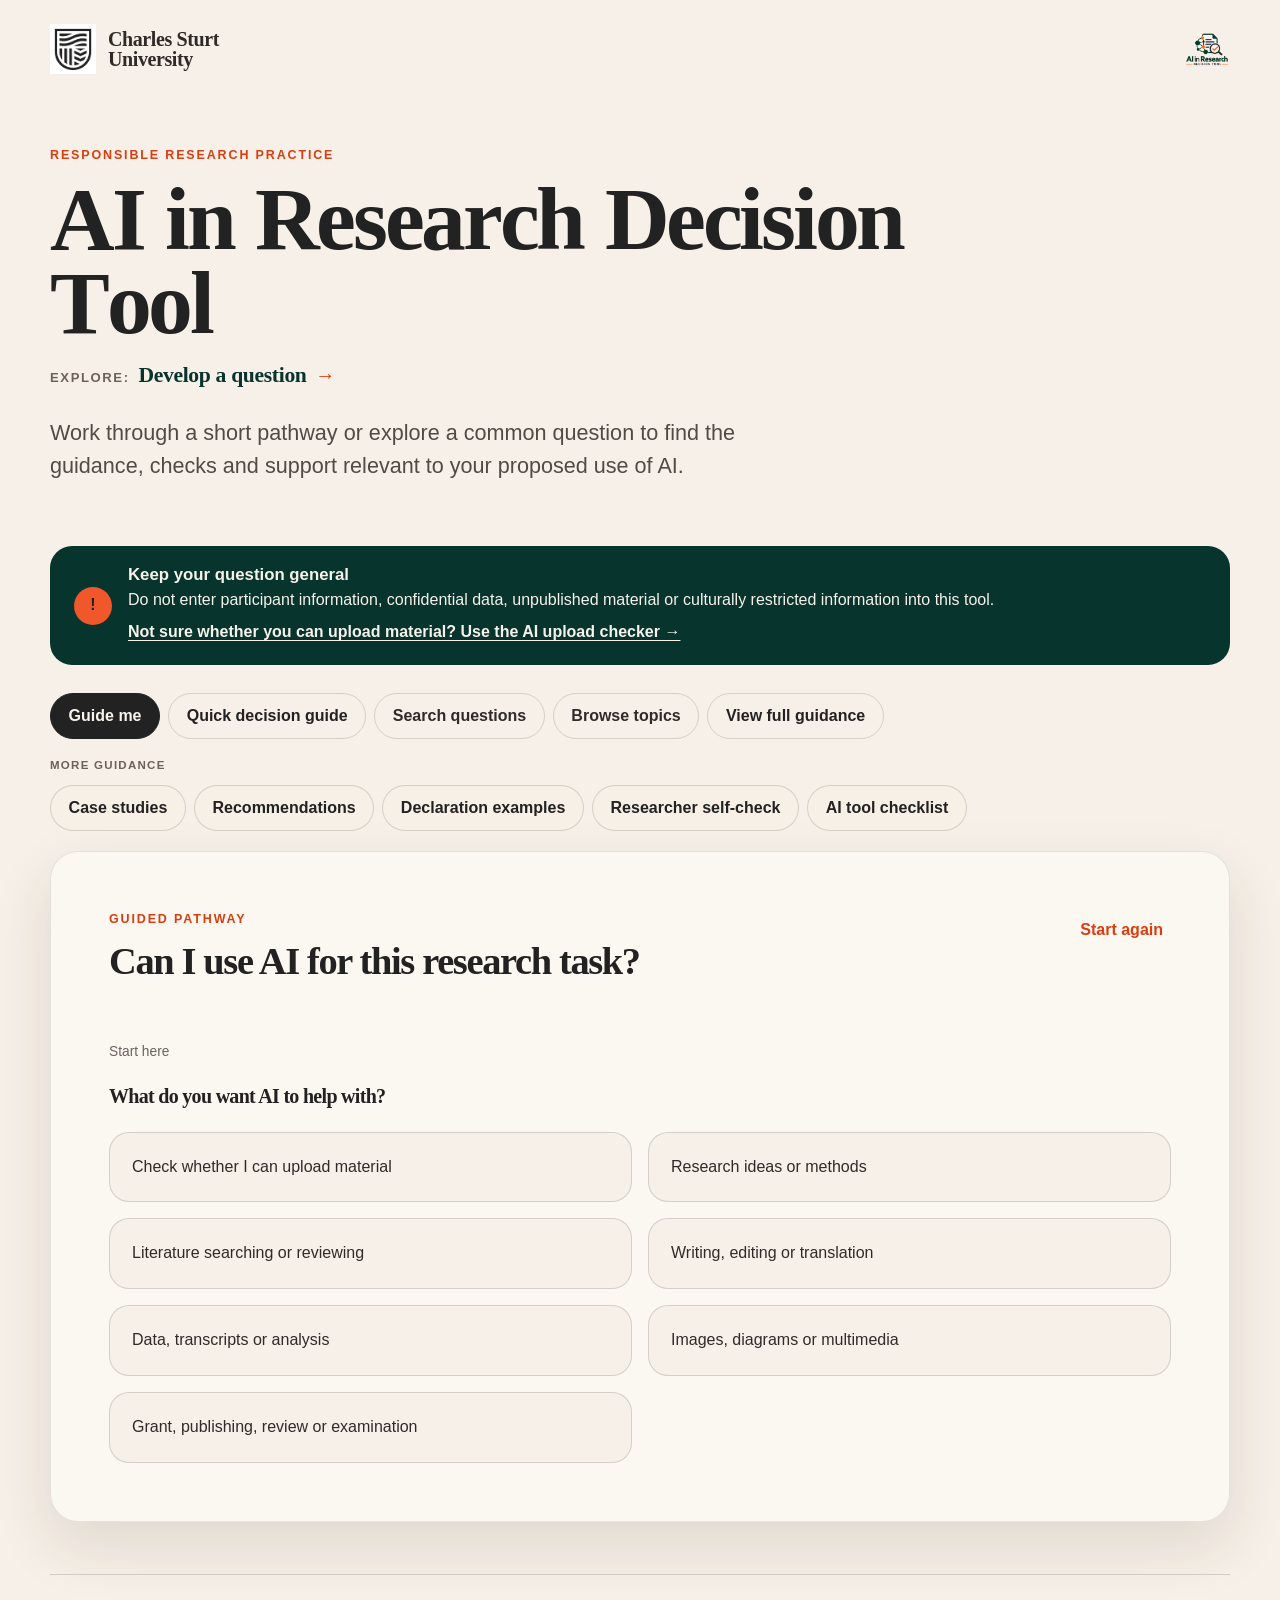
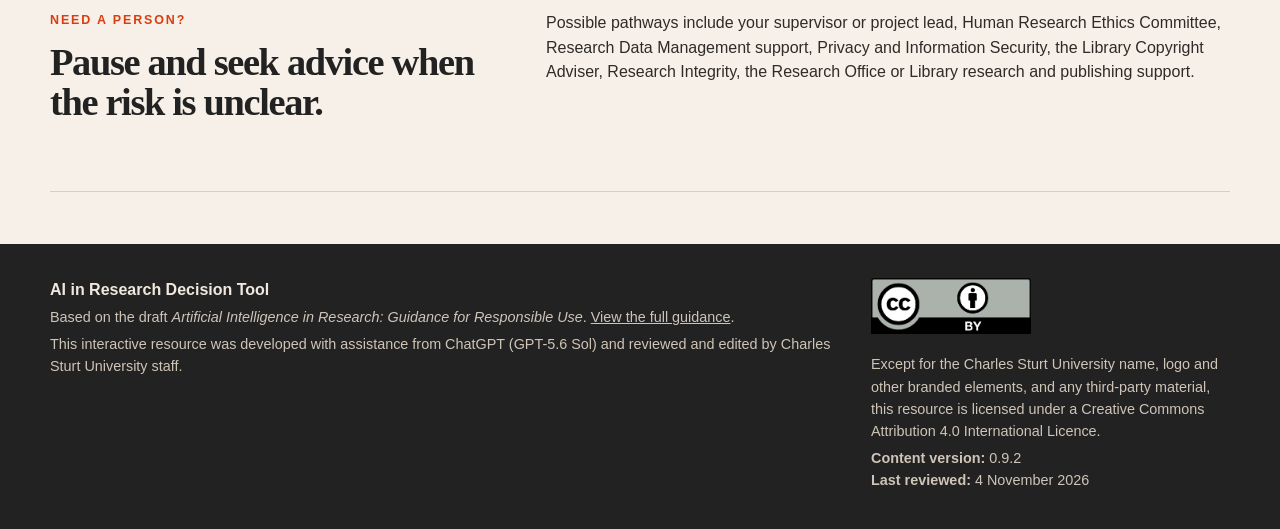
<file: index.html>
<!DOCTYPE html>

<html lang="en">
<head>
<meta charset="utf-8"/>
<meta content="width=device-width, initial-scale=1" name="viewport"/>
<meta content="A guided decision tool based on Charles Sturt University Artificial Intelligence in Research: Guidance for Responsible Use." name="description"/>
<title>AI in Research Decision Tool</title>
<link href="css/styles.css" rel="stylesheet"/>
</head>
<body>
<a class="skip-link" href="#main-content">Skip to main content</a>
<header class="site-header">
<div class="shell header-grid">
<div aria-label="Charles Sturt University" class="brand-block">
<img alt="Charles Sturt University" class="brand-logo" src="assets/csu-logo.png"/>
<div class="brand-name">Charles Sturt<br/>University</div>
</div>
<a aria-label="AI in Research Decision Tool home" class="tool-brand" href="index.html"><img alt="AI in Research Decision Tool" class="tool-brand-logo" src="assets/ai-research-decision-tool-logo.png"/></a></div>
</header>
<main class="shell" id="main-content">
<section aria-labelledby="page-title" class="hero">
<p class="eyebrow">Responsible research practice</p>
<h1 aria-label="AI in Research Decision Tool. Select to explore the tool options." class="interactive-title" id="page-title" role="button" tabindex="0">AI in Research Decision Tool</h1>
<div aria-label="Explore the tool options" class="lifecycle-cue" id="lifecycleCue" role="button" tabindex="0">
<span class="lifecycle-prefix">Explore:</span>
<span class="lifecycle-phrase" id="lifecyclePhrase">Develop a question</span>
<span class="lifecycle-arrow">→</span>
</div>
<p class="visually-hidden" id="titleInteractionHelp">Move across the title to explore stages of the research lifecycle. Select the title or the lifecycle prompt to move to the tool options.</p>
<p class="hero-copy">Work through a short pathway or explore a common question to find the guidance, checks and support relevant to your proposed use of AI.</p>
</section>
<section aria-labelledby="privacy-title" class="privacy-note">
<div aria-hidden="true" class="privacy-icon">!</div>
<div class="privacy-copy">
<h2 id="privacy-title">Keep your question general</h2>
<p>Do not enter participant information, confidential data, unpublished material or culturally restricted information into this tool.</p>
<a class="privacy-tool-link" href="https://roseyraine.github.io/ai-upload-check/" rel="noopener noreferrer" target="_blank">Not sure whether you can upload material? Use the AI upload checker →</a>
</div>
</section>
<nav aria-label="Choose how to use the tool" class="mode-switch" id="tool-options">
<button aria-controls="guide-panel" aria-selected="true" class="mode-button is-active has-tooltip" data-tooltip="Step through a research task to identify where AI may be used and which checks apply." id="tab-guide" type="button">Guide me</button>
<a class="mode-button mode-link has-tooltip" data-tooltip="See the four quick decision categories, examples and conditions at a glance." href="quick-guide.html">Quick decision guide</a>
<button aria-controls="search-panel" aria-selected="false" class="mode-button has-tooltip" data-tooltip="Search curated questions and controlled answers without entering sensitive details." id="tab-search" type="button">Search questions</button>
<button aria-controls="browse-panel" aria-selected="false" class="mode-button has-tooltip" data-tooltip="Browse questions grouped by research activity." id="tab-browse" type="button">Browse topics</button>
<a class="mode-button mode-link has-tooltip" data-tooltip="Read the complete updated 2026 draft AI in research guidance." href="guide.html">View full guidance</a>
</nav><div aria-label="Additional guidance" class="guidance-shortcuts"><span class="guidance-shortcuts-label">More guidance</span><a class="guidance-shortcut has-tooltip" data-tooltip="See practical examples of how the guidance applies in common research situations." href="case-studies.html">Case studies</a><a class="guidance-shortcut has-tooltip" data-tooltip="Read the nine recommendations for responsible and ethical AI use in research." href="recommendations.html">Recommendations</a><a class="guidance-shortcut has-tooltip" data-tooltip="Copy declaration wording and use the AI-use log template for material AI use." href="declarations.html">Declaration examples</a><a class="guidance-shortcut has-tooltip" data-tooltip="Use the pre-use checklist to identify permissions, risks, verification and record-keeping needs." href="researcher-self-check.html">Researcher self-check</a><a class="guidance-shortcut has-tooltip" data-tooltip="Assess whether an AI tool is suitable, transparent, auditable and appropriate for a research task." href="ai-tool-checklist.html">AI tool checklist</a></div>
<section aria-labelledby="tab-guide" class="experience-card" id="guide-panel">
<div class="card-topline">
<div>
<p class="eyebrow">Guided pathway</p>
<h2>Can I use AI for this research task?</h2>
</div>
<button class="text-button" id="restartGuide" type="button">Start again</button>
</div>
<div aria-live="polite" class="progress" id="progress"></div>
<div aria-live="polite" class="stage" id="guideContent"></div>
</section>
<section aria-labelledby="tab-search" class="experience-card" hidden="" id="search-panel">
<div class="card-topline"><div><p class="eyebrow">Controlled answers</p><h2>Search common questions</h2></div></div>
<label class="field-label" for="searchInput">Describe the task without sensitive details</label>
<div class="search-composer">
<input autocomplete="off" id="searchInput" placeholder="For example: interview transcripts in Copilot" type="search"/>
<button class="clear-button" id="clearSearch" type="button">Clear</button>
</div>
<p aria-live="polite" class="supporting-text" id="searchSummary"></p>
<div class="results-grid" id="searchResults"></div>
</section>
<section aria-labelledby="tab-browse" class="experience-card" hidden="" id="browse-panel">
<div class="card-topline"><div><p class="eyebrow">Browse guidance</p><h2>Choose a research activity</h2></div></div>
<div class="visual-grid" id="categoryGrid"></div>
<div class="results-grid" id="categoryResults"></div>
</section>
<section aria-live="polite" class="result-layout" hidden="" id="answerPanel"></section>
<section aria-labelledby="support-title" class="support-band">
<div><p class="eyebrow">Need a person?</p><h2 id="support-title">Pause and seek advice when the risk is unclear.</h2></div>
<p>Possible pathways include your supervisor or project lead, Human Research Ethics Committee, Research Data Management support, Privacy and Information Security, the Library Copyright Adviser, Research Integrity, the Research Office or Library research and publishing support.</p>
</section>
</main>
<footer class="site-footer">
<div class="shell footer-grid footer-expanded">
<div><strong>AI in Research Decision Tool</strong><p>Based on the draft <em>Artificial Intelligence in Research: Guidance for Responsible Use</em>. <a href="guide.html">View the full guidance</a>.</p><p>This interactive resource was developed with assistance from ChatGPT (GPT-5.6 Sol) and reviewed and edited by Charles Sturt University staff.</p></div>
<div class="licence-block"><a href="https://creativecommons.org/licenses/by/4.0/" rel="noopener noreferrer" target="_blank"><img alt="Creative Commons Attribution 4.0 International" src="assets/cc-by.png"/></a><p>Except for the Charles Sturt University name, logo and other branded elements, and any third-party material, this resource is licensed under a Creative Commons Attribution 4.0 International Licence.</p><p><strong>Content version:</strong> 0.9.2<br/><strong>Last reviewed:</strong> 4 November 2026</p></div>
</div>
</footer>
<script defer="" src="js/app.js"></script>
</body>
</html>
</file>
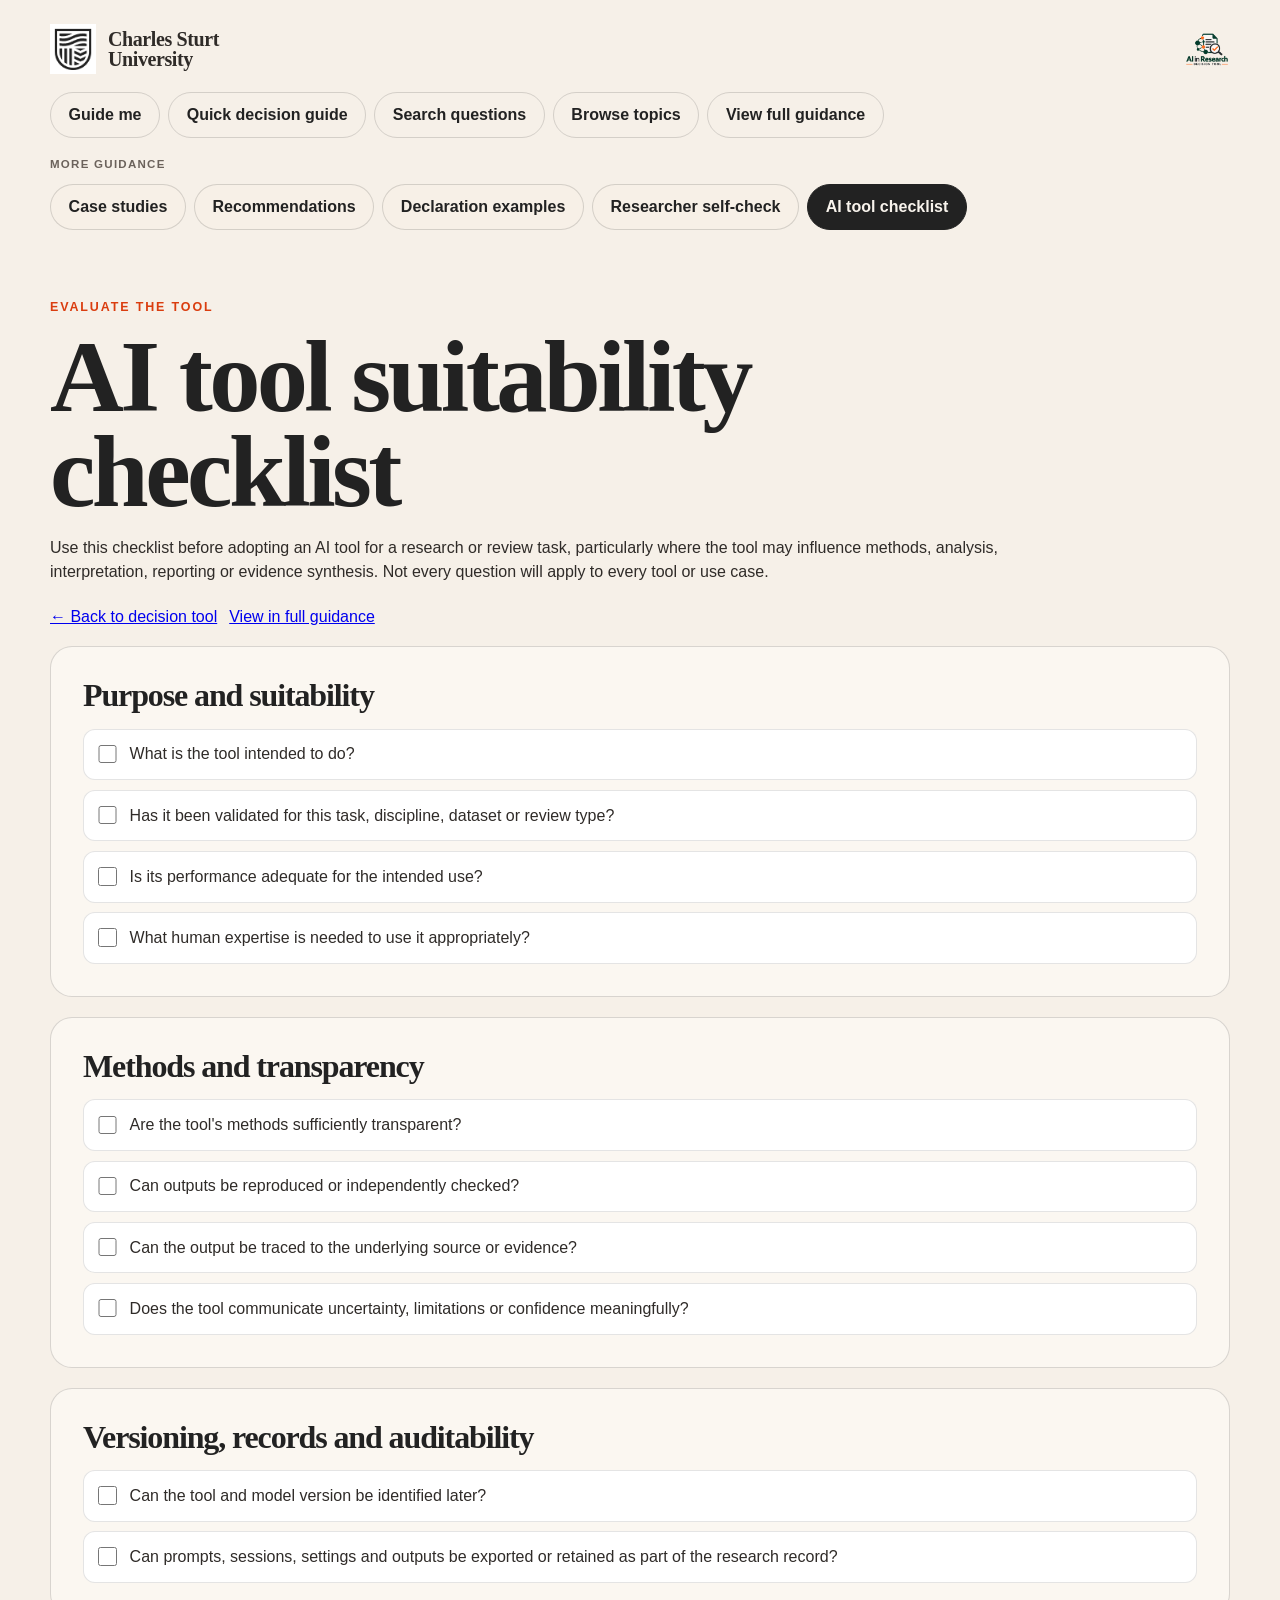
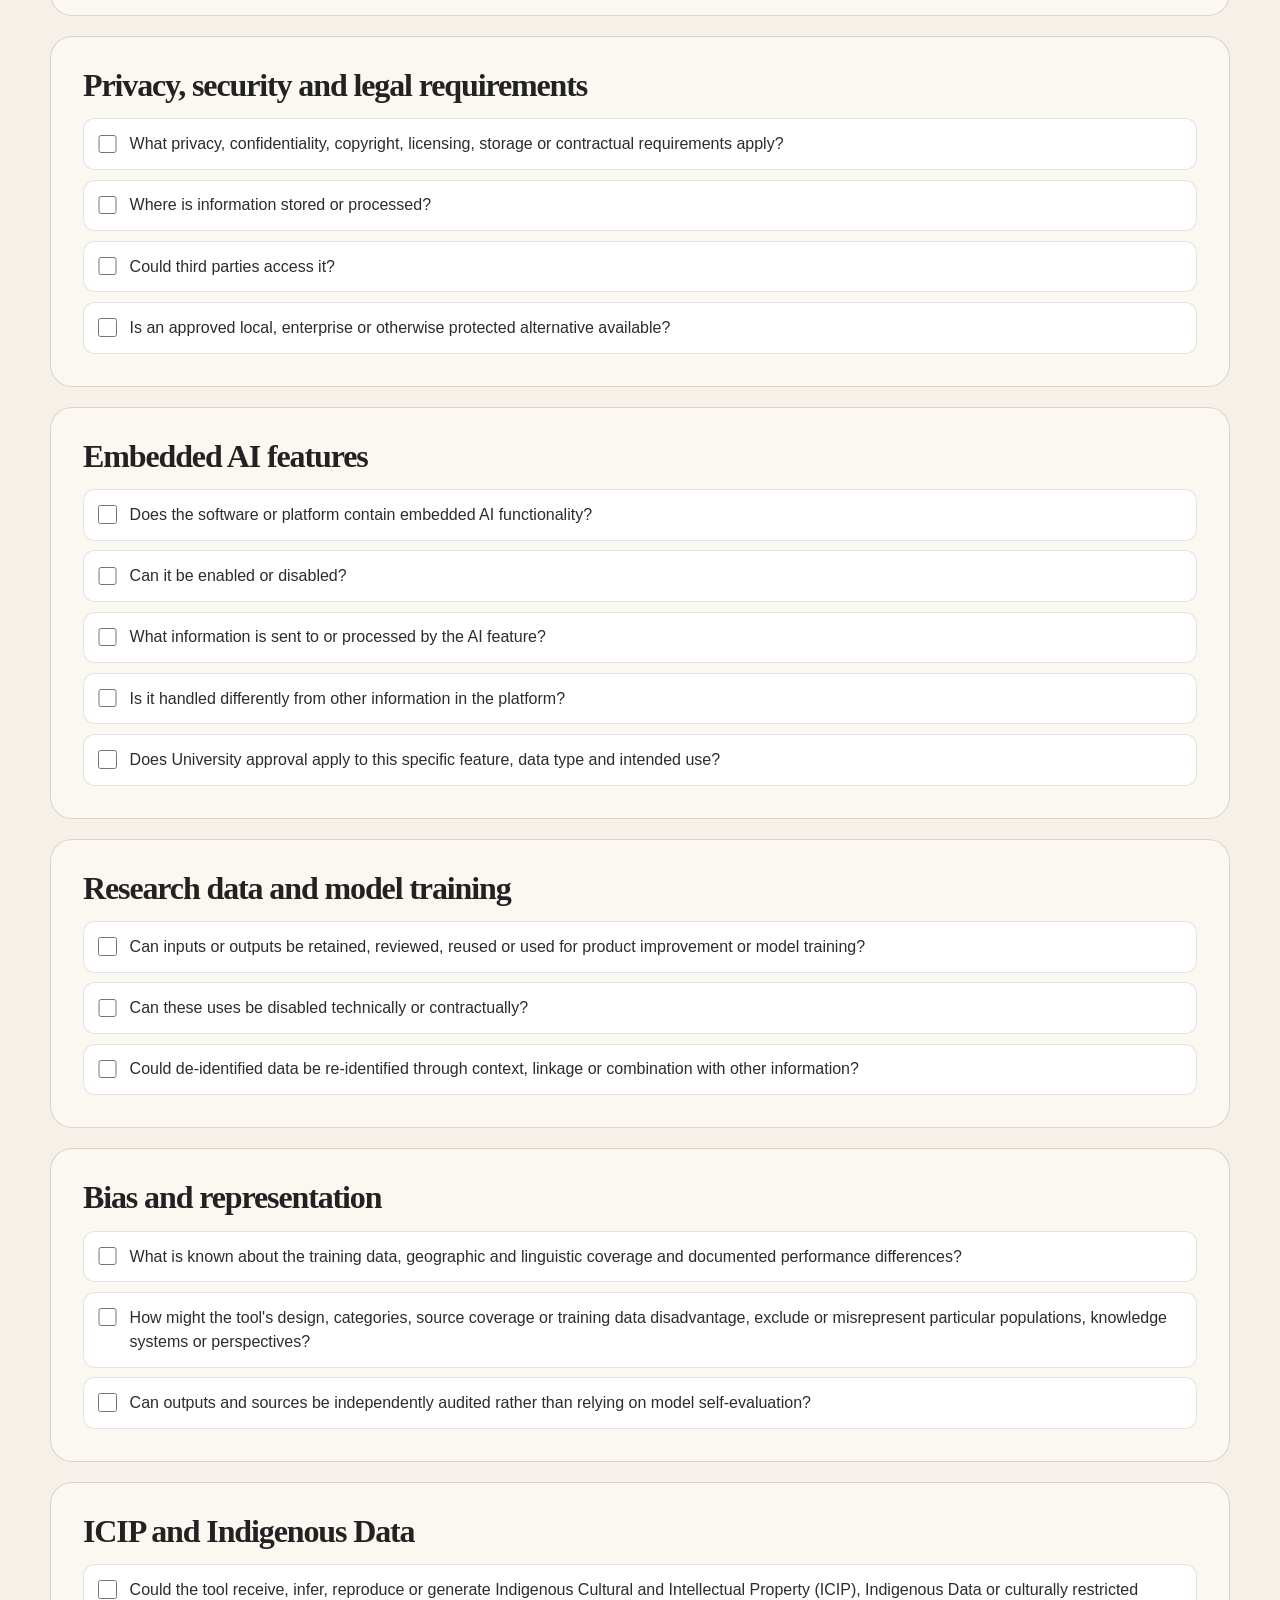
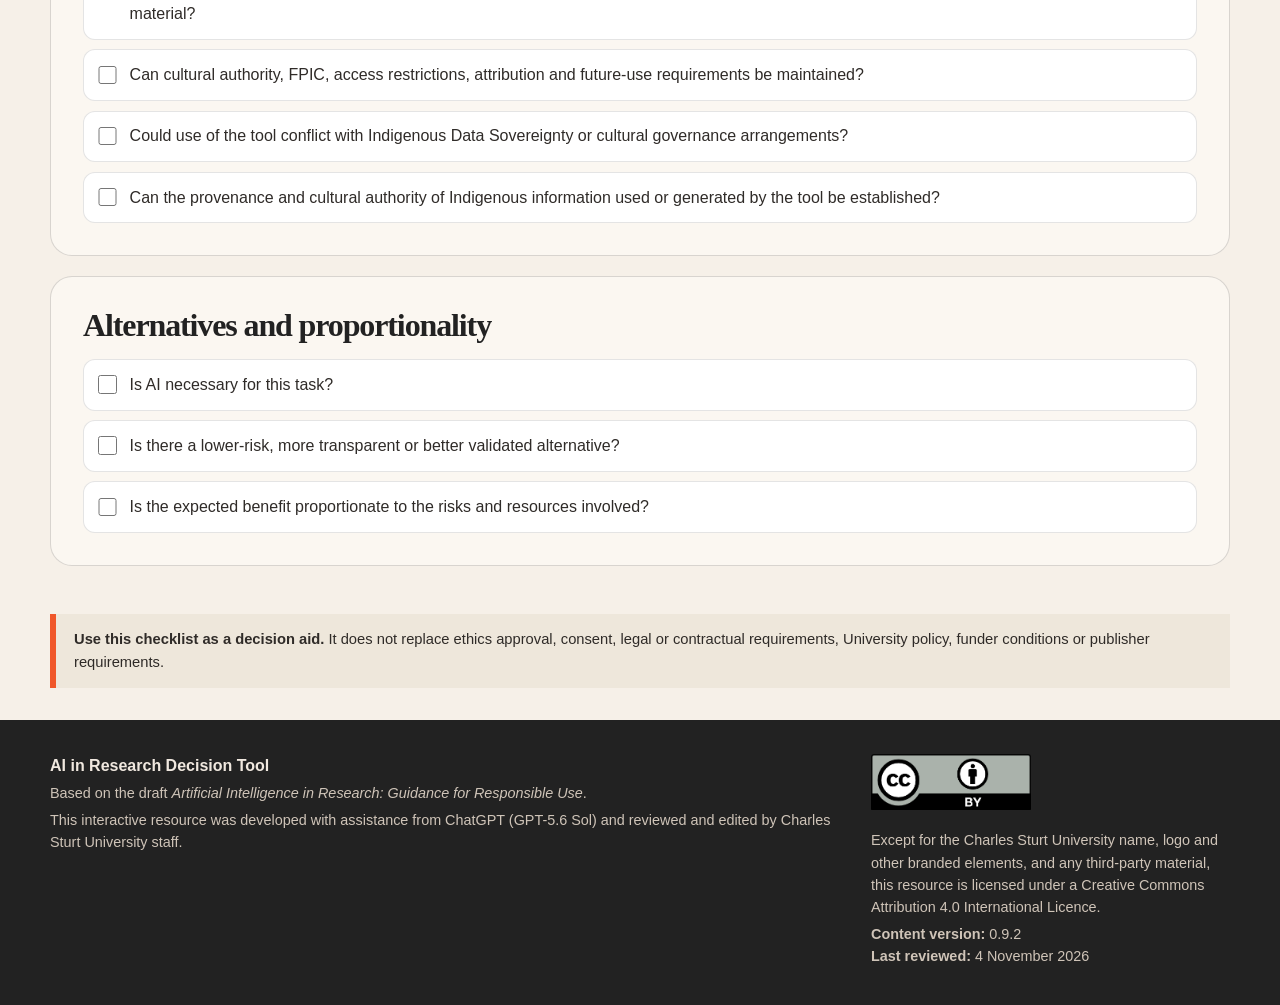
<file: ai-tool-checklist.html>
<!DOCTYPE html>

<html lang="en"><head><meta charset="utf-8"/><meta content="width=device-width, initial-scale=1" name="viewport"/><meta content="A structured checklist for evaluating whether an AI tool is suitable for a research or review task." name="description"/><title>AI tool suitability checklist | AI in Research Decision Tool</title><link href="css/styles.css" rel="stylesheet"/></head><body><a class="skip-link" href="#main-content">Skip to main content</a><header class="site-header"><div class="shell header-grid"><div aria-label="Charles Sturt University" class="brand-block"><img alt="Charles Sturt University" class="brand-logo" src="assets/csu-logo.png"/><div class="brand-name">Charles Sturt<br/>University</div></div><a aria-label="AI in Research Decision Tool home" class="tool-brand" href="index.html"><img alt="AI in Research Decision Tool" class="tool-brand-logo" src="assets/ai-research-decision-tool-logo.png"/></a></div></header><nav aria-label="AI in Research Decision Tool sections" class="mode-switch quick-nav shell"><a class="mode-button mode-link has-tooltip" data-tooltip="Step through a research task to identify where AI may be used and which checks apply." href="index.html">Guide me</a><a class="mode-button mode-link has-tooltip" data-tooltip="See the quick decision categories, examples and conditions from the updated guidance." href="quick-guide.html">Quick decision guide</a><a class="mode-button mode-link has-tooltip" data-tooltip="Search curated questions and controlled answers without entering sensitive details." href="index.html#search-panel">Search questions</a><a class="mode-button mode-link has-tooltip" data-tooltip="Browse questions grouped by research activity." href="index.html#browse-panel">Browse topics</a><a class="mode-button mode-link has-tooltip" data-tooltip="Read the complete updated 2026 draft AI in research guidance." href="guide.html">View full guidance</a></nav><div aria-label="Additional guidance" class="guidance-shortcuts shell"><span class="guidance-shortcuts-label">More guidance</span><a class="guidance-shortcut has-tooltip" data-tooltip="See practical examples of how the guidance applies in common research situations." href="case-studies.html">Case studies</a><a class="guidance-shortcut has-tooltip" data-tooltip="Read the nine recommendations for responsible and ethical AI use in research." href="recommendations.html">Recommendations</a><a class="guidance-shortcut has-tooltip" data-tooltip="Copy declaration wording and use the AI-use log template for material AI use." href="declarations.html">Declaration examples</a><a class="guidance-shortcut has-tooltip" data-tooltip="Use the pre-use checklist to identify permissions, risks, verification and record-keeping needs." href="researcher-self-check.html">Researcher self-check</a><a aria-current="page" class="guidance-shortcut has-tooltip is-active" data-tooltip="Assess whether an AI tool is suitable, transparent, auditable and appropriate for a research task." href="ai-tool-checklist.html">AI tool checklist</a></div><main class="shell" id="main-content"><section class="case-hero"><p class="eyebrow">Evaluate the tool</p><h1>AI tool suitability checklist</h1><p>Use this checklist before adopting an AI tool for a research or review task, particularly where the tool may influence methods, analysis, interpretation, reporting or evidence synthesis. Not every question will apply to every tool or use case.</p><div class="page-actions"><a class="button button-secondary" href="index.html">← Back to decision tool</a><a class="button button-secondary" href="guide.html#appendix-d">View in full guidance</a></div></section><section class="checklist-sections"><section class="checklist-section"><h2>Purpose and suitability</h2><ul class="interactive-checklist"><li><label><input type="checkbox"/><span>What is the tool intended to do?</span></label></li><li><label><input type="checkbox"/><span>Has it been validated for this task, discipline, dataset or review type?</span></label></li><li><label><input type="checkbox"/><span>Is its performance adequate for the intended use?</span></label></li><li><label><input type="checkbox"/><span>What human expertise is needed to use it appropriately?</span></label></li></ul></section><section class="checklist-section"><h2>Methods and transparency</h2><ul class="interactive-checklist"><li><label><input type="checkbox"/><span>Are the tool's methods sufficiently transparent?</span></label></li><li><label><input type="checkbox"/><span>Can outputs be reproduced or independently checked?</span></label></li><li><label><input type="checkbox"/><span>Can the output be traced to the underlying source or evidence?</span></label></li><li><label><input type="checkbox"/><span>Does the tool communicate uncertainty, limitations or confidence meaningfully?</span></label></li></ul></section><section class="checklist-section"><h2>Versioning, records and auditability</h2><ul class="interactive-checklist"><li><label><input type="checkbox"/><span>Can the tool and model version be identified later?</span></label></li><li><label><input type="checkbox"/><span>Can prompts, sessions, settings and outputs be exported or retained as part of the research record?</span></label></li></ul></section><section class="checklist-section"><h2>Privacy, security and legal requirements</h2><ul class="interactive-checklist"><li><label><input type="checkbox"/><span>What privacy, confidentiality, copyright, licensing, storage or contractual requirements apply?</span></label></li><li><label><input type="checkbox"/><span>Where is information stored or processed?</span></label></li><li><label><input type="checkbox"/><span>Could third parties access it?</span></label></li><li><label><input type="checkbox"/><span>Is an approved local, enterprise or otherwise protected alternative available?</span></label></li></ul></section><section class="checklist-section"><h2>Embedded AI features</h2><ul class="interactive-checklist"><li><label><input type="checkbox"/><span>Does the software or platform contain embedded AI functionality?</span></label></li><li><label><input type="checkbox"/><span>Can it be enabled or disabled?</span></label></li><li><label><input type="checkbox"/><span>What information is sent to or processed by the AI feature?</span></label></li><li><label><input type="checkbox"/><span>Is it handled differently from other information in the platform?</span></label></li><li><label><input type="checkbox"/><span>Does University approval apply to this specific feature, data type and intended use?</span></label></li></ul></section><section class="checklist-section"><h2>Research data and model training</h2><ul class="interactive-checklist"><li><label><input type="checkbox"/><span>Can inputs or outputs be retained, reviewed, reused or used for product improvement or model training?</span></label></li><li><label><input type="checkbox"/><span>Can these uses be disabled technically or contractually?</span></label></li><li><label><input type="checkbox"/><span>Could de-identified data be re-identified through context, linkage or combination with other information?</span></label></li></ul></section><section class="checklist-section"><h2>Bias and representation</h2><ul class="interactive-checklist"><li><label><input type="checkbox"/><span>What is known about the training data, geographic and linguistic coverage and documented performance differences?</span></label></li><li><label><input type="checkbox"/><span>How might the tool's design, categories, source coverage or training data disadvantage, exclude or misrepresent particular populations, knowledge systems or perspectives?</span></label></li><li><label><input type="checkbox"/><span>Can outputs and sources be independently audited rather than relying on model self-evaluation?</span></label></li></ul></section><section class="checklist-section"><h2>ICIP and Indigenous Data</h2><ul class="interactive-checklist"><li><label><input type="checkbox"/><span>Could the tool receive, infer, reproduce or generate Indigenous Cultural and Intellectual Property (ICIP), Indigenous Data or culturally restricted material?</span></label></li><li><label><input type="checkbox"/><span>Can cultural authority, FPIC, access restrictions, attribution and future-use requirements be maintained?</span></label></li><li><label><input type="checkbox"/><span>Could use of the tool conflict with Indigenous Data Sovereignty or cultural governance arrangements?</span></label></li><li><label><input type="checkbox"/><span>Can the provenance and cultural authority of Indigenous information used or generated by the tool be established?</span></label></li></ul></section><section class="checklist-section"><h2>Alternatives and proportionality</h2><ul class="interactive-checklist"><li><label><input type="checkbox"/><span>Is AI necessary for this task?</span></label></li><li><label><input type="checkbox"/><span>Is there a lower-risk, more transparent or better validated alternative?</span></label></li><li><label><input type="checkbox"/><span>Is the expected benefit proportionate to the risks and resources involved?</span></label></li></ul></section></section><aside class="quick-note"><strong>Use this checklist as a decision aid.</strong> It does not replace ethics approval, consent, legal or contractual requirements, University policy, funder conditions or publisher requirements.</aside></main><footer class="site-footer"><div class="shell footer-grid footer-expanded"><div><strong>AI in Research Decision Tool</strong><p>Based on the draft <em>Artificial Intelligence in Research: Guidance for Responsible Use</em>.</p><p>This interactive resource was developed with assistance from ChatGPT (GPT-5.6 Sol) and reviewed and edited by Charles Sturt University staff.</p></div><div class="licence-block"><a href="https://creativecommons.org/licenses/by/4.0/" rel="noopener noreferrer" target="_blank"><img alt="Creative Commons Attribution 4.0 International" src="assets/cc-by.png"/></a><p>Except for the Charles Sturt University name, logo and other branded elements, and any third-party material, this resource is licensed under a Creative Commons Attribution 4.0 International Licence.</p><p><strong>Content version:</strong> 0.9.2<br/><strong>Last reviewed:</strong> 4 November 2026</p></div></div></footer></body></html>
</file>
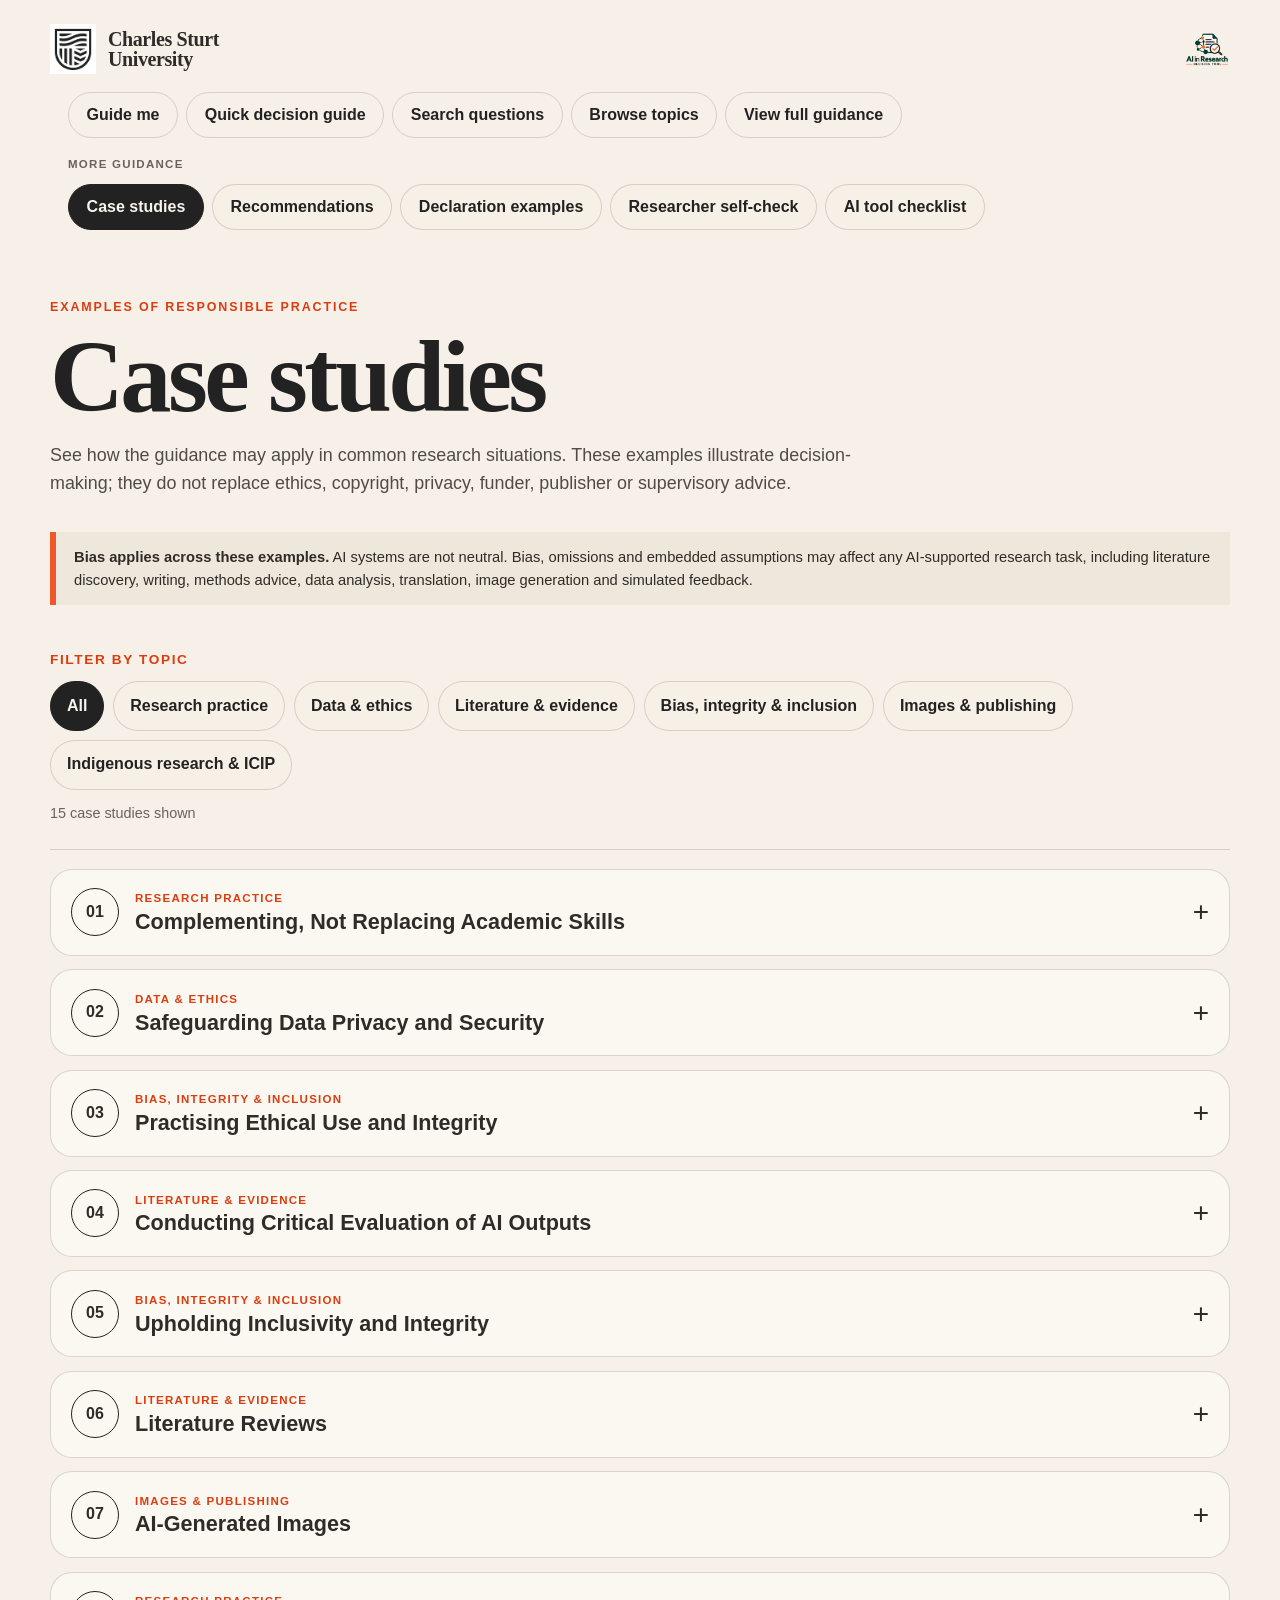
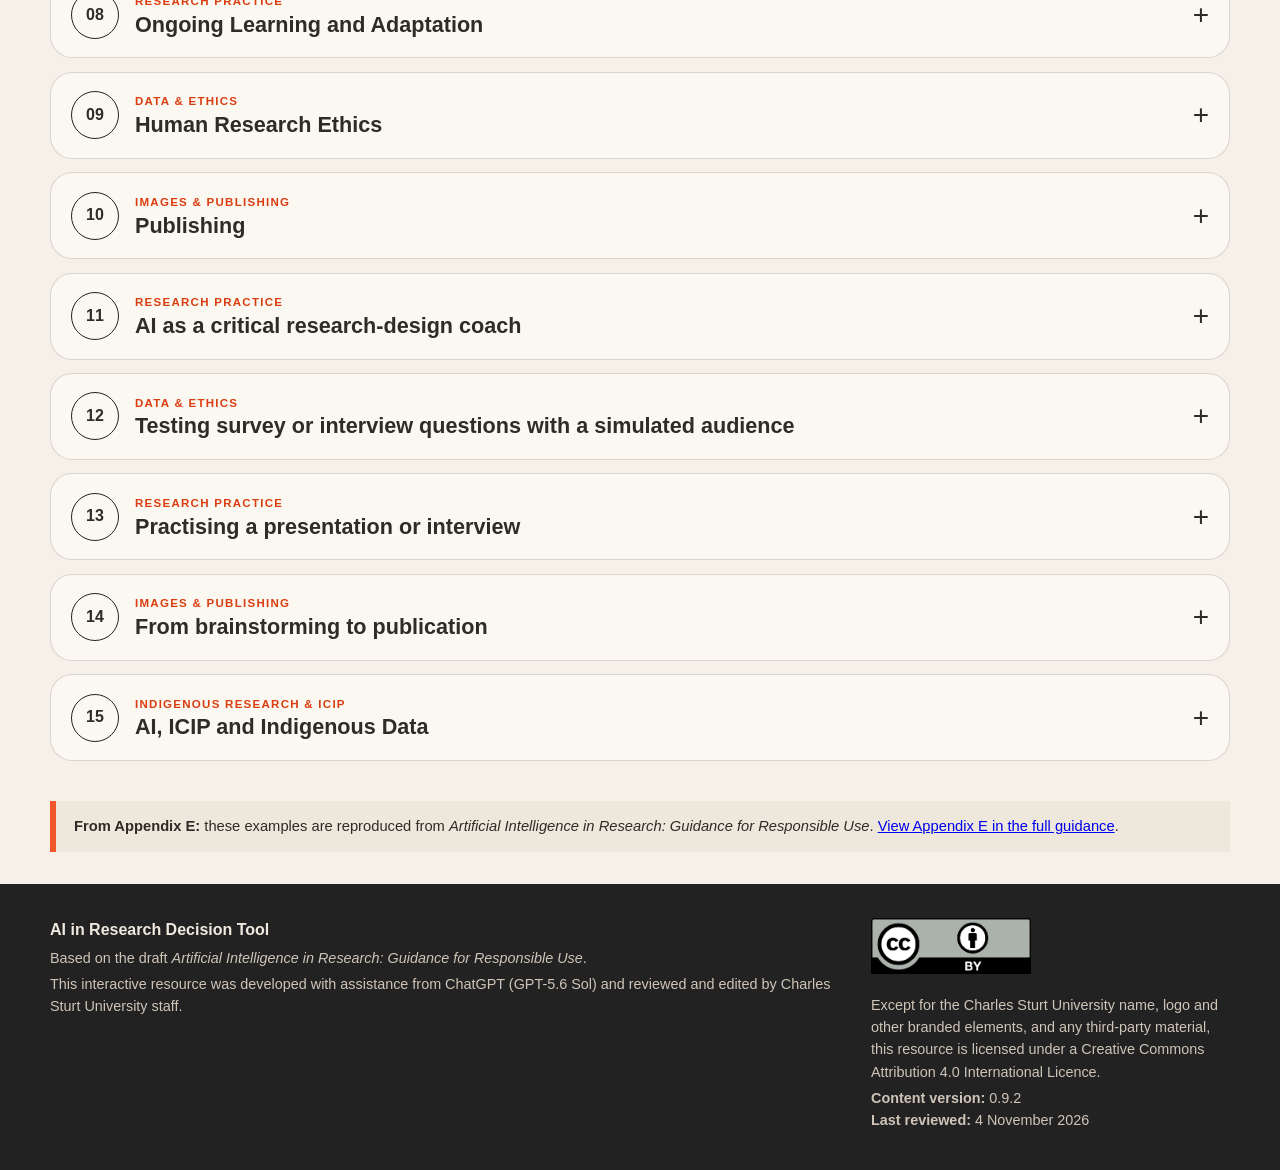
<file: case-studies.html>
<!DOCTYPE html>

<html lang="en"><head><meta charset="utf-8"/><meta content="width=device-width, initial-scale=1" name="viewport"/><meta content="Practical case studies showing how Charles Sturt University's AI in research guidance may apply in common research situations." name="description"/><title>Case Studies | AI in Research Decision Tool</title><link href="css/styles.css" rel="stylesheet"/></head><body><a class="skip-link" href="#main-content">Skip to main content</a><header class="site-header"><div class="shell header-grid"><div aria-label="Charles Sturt University" class="brand-block"><img alt="Charles Sturt University" class="brand-logo" src="assets/csu-logo.png"/><div class="brand-name">Charles Sturt<br/>University</div></div><a aria-label="AI in Research Decision Tool home" class="tool-brand" href="index.html"><img alt="AI in Research Decision Tool" class="tool-brand-logo" src="assets/ai-research-decision-tool-logo.png"/></a></div></header><main class="shell" id="main-content"><nav aria-label="AI in Research Decision Tool sections" class="mode-switch quick-nav shell"><a class="mode-button mode-link has-tooltip" data-tooltip="Step through a research task to identify where AI may be used and which checks apply." href="index.html">Guide me</a><a class="mode-button mode-link has-tooltip" data-tooltip="See the quick decision categories, examples and conditions from the updated guidance." href="quick-guide.html">Quick decision guide</a><a class="mode-button mode-link has-tooltip" data-tooltip="Search curated questions and controlled answers without entering sensitive details." href="index.html#search-panel">Search questions</a><a class="mode-button mode-link has-tooltip" data-tooltip="Browse questions grouped by research activity." href="index.html#browse-panel">Browse topics</a><a class="mode-button mode-link has-tooltip" data-tooltip="Read the complete updated 2026 draft AI in research guidance." href="guide.html">View full guidance</a></nav><div aria-label="Additional guidance" class="guidance-shortcuts shell"><span class="guidance-shortcuts-label">More guidance</span><a aria-current="page" class="guidance-shortcut has-tooltip is-active" data-tooltip="See practical examples of how the guidance applies in common research situations." href="case-studies.html">Case studies</a><a class="guidance-shortcut has-tooltip" data-tooltip="Read the nine recommendations for responsible and ethical AI use in research." href="recommendations.html">Recommendations</a><a class="guidance-shortcut has-tooltip" data-tooltip="Copy declaration wording and use the AI-use log template for material AI use." href="declarations.html">Declaration examples</a><a class="guidance-shortcut has-tooltip" data-tooltip="Use the pre-use checklist to identify permissions, risks, verification and record-keeping needs." href="researcher-self-check.html">Researcher self-check</a><a class="guidance-shortcut has-tooltip" data-tooltip="Assess whether an AI tool is suitable, transparent, auditable and appropriate for a research task." href="ai-tool-checklist.html">AI tool checklist</a></div><section class="case-hero"><p class="eyebrow">Examples of responsible practice</p><h1>Case studies</h1><p>See how the guidance may apply in common research situations. These examples illustrate decision-making; they do not replace ethics, copyright, privacy, funder, publisher or supervisory advice.</p></section><aside class="quick-note"><strong>Bias applies across these examples.</strong> AI systems are not neutral. Bias, omissions and embedded assumptions may affect any AI-supported research task, including literature discovery, writing, methods advice, data analysis, translation, image generation and simulated feedback.</aside><section aria-labelledby="filter-heading" class="case-filter"><h2 id="filter-heading">Filter by topic</h2><div aria-label="Filter case studies by topic" class="case-filter-buttons" role="group"><button aria-pressed="true" class="case-filter-button is-active" data-filter="all" type="button">All</button><button aria-pressed="false" class="case-filter-button" data-filter="research-practice" type="button">Research practice</button><button aria-pressed="false" class="case-filter-button" data-filter="data-ethics" type="button">Data &amp; ethics</button><button aria-pressed="false" class="case-filter-button" data-filter="literature-evidence" type="button">Literature &amp; evidence</button><button aria-pressed="false" class="case-filter-button" data-filter="integrity-inclusion" type="button">Bias, integrity &amp; inclusion</button><button aria-pressed="false" class="case-filter-button" data-filter="images-publishing" type="button">Images &amp; publishing</button><button aria-pressed="false" class="case-filter-button" data-filter="indigenous-research" type="button">Indigenous research &amp; ICIP</button></div><p aria-live="polite" class="case-count"><span id="case-count">15</span> case studies shown</p></section><section aria-label="Case studies" class="case-list"><details class="case-card" data-topic="research-practice"><summary><span class="case-number">01</span><span class="case-summary-text"><span class="case-topic">Research practice</span><strong>Complementing, Not Replacing Academic Skills</strong></span><span aria-hidden="true" class="case-toggle">+</span></summary><div class="case-body"><div><h3>Scenario</h3><p>Sarah, an HDR candidate studying ethnography, uses a GenAI tool to enhance her understanding of research methods. She asks the AI to generate an example of conducting field research in a hypothetical community to prepare for her fieldwork.</p></div><div><h3>How GenAI helps</h3><p>The AI tool provides a scenario of observing cultural practices in a community, helping Sarah visualise her approach. She also inputs an overview of her research topic and asks for possible chapter structures. These suggestions are not accepted blindly but are refined according to her critical assessment of existing literature.</p></div><div class="case-reflection"><h3>Reflection</h3><p>Sarah enhances her research preparation using AI as a complement, not a replacement. She remains responsible for critical thinking, creativity, and adapting AI insights to her unique research context.</p></div><a class="case-guideline-link" href="guide.html#recommendation-1">Read Recommendation 1 <span aria-hidden="true">→</span></a></div></details><details class="case-card" data-topic="data-ethics"><summary><span class="case-number">02</span><span class="case-summary-text"><span class="case-topic">Data &amp; ethics</span><strong>Safeguarding Data Privacy and Security</strong></span><span aria-hidden="true" class="case-toggle">+</span></summary><div class="case-body"><div><h3>Scenario</h3><p>Alex is researching mental health interventions and wants to use GenAI to explore possible data analysis techniques. They recognise that uploading raw interview transcripts or other identifiable participant data into a public AI tool could breach privacy, ethics or data governance requirements.</p></div><div><h3>How GenAI helps</h3><p>Alex first uses synthetic or dummy data to test the analytical workflow and to understand how the method works. Before using any actual research data, Alex checks the project’s ethics approval, participant consent, data management plan and the conditions applying to the proposed AI tool. After confirming that the intended use is permitted, Alex uses an appropriate University-approved or protected environment and independently verifies the AI-assisted outputs.</p></div><div class="case-reflection"><h3>Reflection</h3><p>Alex distinguishes between using AI to learn or test an analytical approach and using AI to process actual research data. A University-approved tool may provide stronger privacy and security protections, but it does not automatically make all data or uses permissible.</p></div><a class="case-guideline-link" href="guide.html#recommendation-2">Read Recommendation 2 <span aria-hidden="true">→</span></a></div></details><details class="case-card" data-topic="integrity-inclusion"><summary><span class="case-number">03</span><span class="case-summary-text"><span class="case-topic">Bias, integrity &amp; inclusion</span><strong>Practising Ethical Use and Integrity</strong></span><span aria-hidden="true" class="case-toggle">+</span></summary><div class="case-body"><div><h3>Scenario</h3><p>Sophia, a PhD candidate in sociology, used GenAI tools to help refine her literature review, brainstorm new research directions, and identify gaps in existing studies. She realised that some sections of her thesis had been significantly influenced by the ideas generated through the AI tool.</p></div><div><h3>How GenAI helps</h3><p>Sophia used GenAI to brainstorm research questions by inputting a broad theme and generating specific topics. She also used the tool to refine her thesis language and to identify gaps in existing research. She included a clear acknowledgement statement and cited the tools she used.</p></div><div class="case-reflection"><h3>Reflection</h3><p>Sophia’s decision to acknowledge the AI’s influence, without presenting generated content as her own original work, exemplifies how researchers can ethically incorporate GenAI while maintaining integrity and compliance with research guidelines.</p></div><a class="case-guideline-link" href="guide.html#recommendation-3">Read Recommendation 3 <span aria-hidden="true">→</span></a></div></details><details class="case-card" data-topic="literature-evidence"><summary><span class="case-number">04</span><span class="case-summary-text"><span class="case-topic">Literature &amp; evidence</span><strong>Conducting Critical Evaluation of AI Outputs</strong></span><span aria-hidden="true" class="case-toggle">+</span></summary><div class="case-body"><div><h3>Scenario</h3><p>Mark, an HDR candidate studying social media influence, uses GenAI to gather potential sources for his literature review. He notices that some references provided by the tool are fictitious.</p></div><div><h3>How GenAI helps</h3><p>Mark uses the AI tool to identify key areas of research but double-checks every reference and fact against academic databases like Google Scholar and Scopus. In one instance, the AI incorrectly cites a journal article, prompting him to find the correct source manually.</p></div><div class="case-reflection"><h3>Reflection</h3><p>Mark critically evaluates AI outputs, recognising that not all content is trustworthy. His attention to detail ensures his literature review is based on credible and verified sources.</p></div><a class="case-guideline-link" href="guide.html#recommendation-4">Read Recommendation 4 <span aria-hidden="true">→</span></a></div></details><details class="case-card" data-topic="integrity-inclusion"><summary><span class="case-number">05</span><span class="case-summary-text"><span class="case-topic">Bias, integrity &amp; inclusion</span><strong>Upholding Inclusivity and Integrity</strong></span><span aria-hidden="true" class="case-toggle">+</span></summary><div class="case-body"><div><h3>Scenario</h3><p>Emma is a researcher studying leadership. She uses GenAI to help explore possible themes for part of her literature review. The AI repeatedly associates senior leadership with male executives and draws most examples from large Western corporations.</p></div><div><h3>How GenAI helps</h3><p>Emma treats this pattern as evidence of the limitations of the AI output rather than as a representation of the literature. She independently develops her search strategy using appropriate scholarly databases and deliberately examines whether relevant research, settings and perspectives are absent from the AI-generated framing.</p></div><div class="case-reflection"><h3>Reflection</h3><p>AI systems are shaped by biased and uneven training data and may reproduce dominant social and scholarly assumptions. Emma does not attempt to “fix” the model or rely on marginalised scholars or communities to correct its output. Instead, she recognises the limitations of the AI, evaluates and corrects for biases in how it has framed the topic, and bases her research on independently identified evidence and appropriate disciplinary judgement. Bias should be considered whenever AI contributes to research, not only when the research concerns marginalised populations.</p></div><a class="case-guideline-link" href="guide.html#recommendation-5">Read Recommendation 5 <span aria-hidden="true">→</span></a></div></details><details class="case-card" data-topic="literature-evidence"><summary><span class="case-number">06</span><span class="case-summary-text"><span class="case-topic">Literature &amp; evidence</span><strong>Literature Reviews</strong></span><span aria-hidden="true" class="case-toggle">+</span></summary><div class="case-body"><div><h3>Scenario</h3><p>Priya, an honours student in public health, used a GenAI tool to get an overview of research on her topic. The tool produced a convincing-looking list of references, several of which turned out not to exist when she searched for them.</p></div><div><h3>How GenAI helps</h3><p>Priya used the AI-generated overview to identify key themes and terminology in her field. She then conducted her own systematic search in Scopus and PubMed using those terms, verifying each source independently before including it in her review.</p></div><div class="case-reflection"><h3>Reflection</h3><p>By using AI to orient herself in the field rather than to source her references, Priya avoided the risk of hallucinated citations while still benefiting from AI as a scoping tool.</p></div><a class="case-guideline-link" href="guide.html#recommendation-6">Read Recommendation 6 <span aria-hidden="true">→</span></a></div></details><details class="case-card" data-topic="images-publishing"><summary><span class="case-number">07</span><span class="case-summary-text"><span class="case-topic">Images &amp; publishing</span><strong>AI-Generated Images</strong></span><span aria-hidden="true" class="case-toggle">+</span></summary><div class="case-body"><div><h3>Scenario</h3><p>James, a PhD candidate in environmental science, used an AI image generator to produce a conceptual diagram of an ecosystem for inclusion in a conference presentation. He later considered whether the same image could be used in his journal article.</p></div><div><h3>How GenAI helps</h3><p>For the conference presentation, James disclosed the AI-generated origin of the diagram in his slide notes. For the journal article, he checked the journal’s author guidelines, which did not permit AI-generated figures. He recreated the diagram using a vector graphics tool based on his own research data.</p></div><div class="case-reflection"><h3>Reflection</h3><p>Context determines what is appropriate. Disclosure and publisher compliance are non-negotiable. Checking publisher-specific policies before submission saves significant revision work later.</p></div><a class="case-guideline-link" href="guide.html#recommendation-8">Read Recommendation 8 <span aria-hidden="true">→</span></a></div></details><details class="case-card" data-topic="research-practice"><summary><span class="case-number">08</span><span class="case-summary-text"><span class="case-topic">Research practice</span><strong>Ongoing Learning and Adaptation</strong></span><span aria-hidden="true" class="case-toggle">+</span></summary><div class="case-body"><div><h3>Scenario</h3><p>John is a communications researcher focusing on digital media trends. As AI tools continue to evolve, John stays updated on the latest advancements in NLP and attends AI-related workshops to integrate these advancements into his work.</p></div><div><h3>How GenAI helps</h3><p>John uses NLP-based AI tools to analyse sentiment across social media platforms. He frequently adapts his research methodology based on the latest features in AI tools, ensuring his work remains current. He also engages in academic discussions on AI ethics and attends AI-focused conferences to stay informed.</p></div><div class="case-reflection"><h3>Reflection</h3><p>John demonstrates a commitment to ongoing learning, continuously improving his research by incorporating the latest AI advancements. This adaptability ensures his research remains relevant in an evolving academic landscape.</p></div><a class="case-guideline-link" href="guide.html#recommendation-9">Read Recommendation 9 <span aria-hidden="true">→</span></a></div></details><details class="case-card" data-topic="data-ethics"><summary><span class="case-number">09</span><span class="case-summary-text"><span class="case-topic">Data &amp; ethics</span><strong>Human Research Ethics</strong></span><span aria-hidden="true" class="case-toggle">+</span></summary><div class="case-body"><div><h3>Scenario</h3><p>Lena, an HDR candidate in education, received ethics approval to conduct interviews with teachers about their classroom practices. After data collection, she considered using an AI tool to assist with thematic coding of the transcripts.</p></div><div><h3>How GenAI helps</h3><p>Lena reviewed her ethics application and noted that it did not specify AI-assisted analysis. She consulted her supervisor and sought an ethics amendment before proceeding. She confirmed that the proposed AI-assisted analysis, the data type and the selected tool were permitted. Only after receiving the necessary approval did she use an appropriate University-approved environment.</p></div><div class="case-reflection"><h3>Reflection</h3><p>Lena’s careful approach protected both her participants and the integrity of her research. Checking ethics obligations before introducing new analytical tools is essential.</p></div><a class="case-guideline-link" href="guide.html#section-8">Read Section 8: Human research ethics <span aria-hidden="true">→</span></a></div></details><details class="case-card" data-topic="images-publishing"><summary><span class="case-number">10</span><span class="case-summary-text"><span class="case-topic">Images &amp; publishing</span><strong>Publishing</strong></span><span aria-hidden="true" class="case-toggle">+</span></summary><div class="case-body"><div><h3>Scenario</h3><p>David, a postdoctoral researcher, used an AI tool to help him refine the language of a manuscript he was preparing for submission to an international journal. He had also used an AI image generator to produce a conceptual figure.</p></div><div><h3>How GenAI helps</h3><p>David checked the journal’s author guidelines, which required disclosure of AI-assisted language editing in the acknowledgements and prohibited AI-generated figures. He rewrote the figure using a graphics tool and added an appropriate acknowledgement of AI language assistance.</p></div><div class="case-reflection"><h3>Reflection</h3><p>Checking publisher-specific policies before submission, not after, saved David from having to revise his manuscript at a later stage.</p></div><a class="case-guideline-link" href="guide.html#section-11">Read Section 11: Publishing, Dissemination and Examination <span aria-hidden="true">→</span></a></div></details><details class="case-card" data-topic="research-practice"><summary><span class="case-number">11</span><span class="case-summary-text"><span class="case-topic">Research practice</span><strong>AI as a critical research-design coach</strong></span><span aria-hidden="true" class="case-toggle">+</span></summary><div class="case-body"><div><h3>Scenario</h3><p>Amira is developing the methodology for a proposed research project. She has drafted the research question and an initial study design herself. She asks a GenAI tool to act as a critical research-methods reviewer and identify potential weaknesses, assumptions, confounding factors, feasibility issues and questions a reviewer might raise</p></div><div><h3>How GenAI helps</h3><p>The AI prompts Amira to consider issues such as sampling, inclusion criteria and whether her chosen outcome measures align with the research question. She treats these suggestions as prompts for further investigation rather than methodological advice. She checks relevant methodological literature, discusses important issues with her supervisor and makes the final design decisions herself.</p></div><div class="case-reflection"><h3>Reflection</h3><p>AI can be useful as a critical thinking partner or “devil's advocate”, particularly for identifying questions a researcher may not yet have considered. It should not determine the study design or replace methodological expertise, supervision, statistical advice, disciplinary standards or scholarly evidence. Where AI materially influences the research design, the use should be recorded and disclosed where appropriate.</p></div><a class="case-guideline-link" href="guide.html#recommendation-1">Read Recommendation 1 <span aria-hidden="true">→</span></a></div></details><details class="case-card" data-topic="data-ethics"><summary><span class="case-number">12</span><span class="case-summary-text"><span class="case-topic">Data &amp; ethics</span><strong>Testing survey or interview questions with a simulated audience</strong></span><span aria-hidden="true" class="case-toggle">+</span></summary><div class="case-body"><div><h3>Scenario</h3><p>Daniel is developing interview questions for a study involving rural health professionals. Before piloting the questions with people from the target population, he asks a GenAI tool to review the draft questions from the perspective of a hypothetical participant and identify wording that may be unclear, ambiguous, leading, repetitive or difficult to answer.</p></div><div><h3>How GenAI helps</h3><p>The AI suggests that several questions contain jargon and identifies places where two issues are being asked in the same question. Daniel uses this feedback to revise the wording before undertaking appropriate expert review and/or piloting with people representative of the intended population.</p></div><div class="case-reflection"><h3>Reflection</h3><p>AI may be useful for preliminary question testing, readability checks and identifying possible ambiguity, but an AI model cannot be treated as a substitute for the target population. Its responses do not demonstrate how real participants will understand, interpret or respond to a question and should not be reported as participant data or evidence of instrument validity. AI simulations may also reproduce stereotypes or assumptions about the target population and should never be treated as representing that population's actual views. Where the perspectives, language or cultural context of the target population are important, appropriate involvement of real people remains essential.</p></div><a class="case-guideline-link" href="guide.html#section-7">Read Section 7: Research lifecycle <span aria-hidden="true">→</span></a></div></details><details class="case-card" data-topic="research-practice"><summary><span class="case-number">13</span><span class="case-summary-text"><span class="case-topic">Research practice</span><strong>Practising a presentation or interview</strong></span><span aria-hidden="true" class="case-toggle">+</span></summary><div class="case-body"><div><h3>Scenario</h3><p>Mei is preparing to present her research at a conference. She asks a GenAI tool to act as a critical audience member. She provides a non-confidential summary of her project and asks it to generate challenging questions that an academic audience might ask. She then practises answering them. A researcher preparing for a confirmation panel, viva, job interview or media interview could use AI in a similar way.</p></div><div><h3>How GenAI helps</h3><p>The tool generates questions about the rationale for the study, limitations, methods and interpretation of findings. Mei uses these questions to identify areas where her explanation is unclear and practises communicating her research more confidently.</p></div><div class="case-reflection"><h3>Reflection</h3><p>Using AI for rehearsal can support communication skills and critical reflection without replacing the researcher's own knowledge or judgement. Researchers should avoid uploading confidential manuscripts, unpublished results, participant information, examination material or other restricted content into public AI tools. AI-generated questions may also reflect assumptions or gaps and should not be treated as a definitive indication of what a real audience will ask.</p></div><a class="case-guideline-link" href="guide.html#section-7">Read Section 7: Research lifecycle <span aria-hidden="true">→</span></a></div></details><details class="case-card" data-topic="images-publishing"><summary><span class="case-number">14</span><span class="case-summary-text"><span class="case-topic">Images &amp; publishing</span><strong>From brainstorming to publication</strong></span><span aria-hidden="true" class="case-toggle">+</span></summary><div class="case-body"><div><h3>Scenario</h3><p>Sophia used GenAI early in her project to brainstorm possible research questions and alternative ways of framing the topic. She did not copy AI-generated text into her manuscript. One of the suggestions, however, substantially influenced the research question she ultimately pursued. Two years later, she is preparing the research for publication and wonders whether the earlier AI use still matters.</p></div><div><h3>How GenAI helps</h3><p>Sophia reviews her AI-use records and discusses the use with her co-authors. Because the AI materially influenced the conception and design of the research, she checks the target journal's requirements and includes an appropriate disclosure where required.</p></div><div class="case-reflection"><h3>Reflection</h3><p>Whether AI-generated wording appears in the final publication is not the only consideration. AI use may still be material where it meaningfully shaped the research question, design, method, analysis or interpretation. Researchers should therefore record significant AI use when it occurs rather than trying to reconstruct it at publication.</p></div><a class="case-guideline-link" href="guide.html#recommendation-3">Read Recommendation 3 <span aria-hidden="true">→</span></a></div></details><details class="case-card case-card-single" data-topic="indigenous-research"><summary><span class="case-number">15</span><span class="case-summary-text"><span class="case-topic">Indigenous research &amp; ICIP</span><strong>AI, ICIP and Indigenous Data</strong></span><span aria-hidden="true" class="case-toggle">+</span></summary><div class="case-body"><p class="case-adapted"><em>Adapted from Janke et al., (2025) Charles Sturt University ICIP Protocol.</em></p><div><h3>Scenario</h3><p>Maya is an HDR candidate undertaking research with a First Nations community. Her interviews with Elders include cultural knowledge and community narratives. She considers uploading the transcripts to an AI tool to generate summaries and preliminary themes.</p></div><div><h3>What Maya considers</h3><p>Although the tool could reduce transcription and analysis time, Maya recognises that ethics approval to conduct the interviews does not automatically permit the transcripts or ICIP to be processed by AI. She checks whether AI use was included in the approved research design and consent process; whether the relevant Elders and community have given Free, Prior and Informed Consent for this particular use; whether the tool can retain, reuse or train on the material; and whether appropriate cultural authority and Indigenous Data governance arrangements are in place. She also considers whether AI-generated summaries could alter, decontextualise or misrepresent the meaning of Elders' contributions. She discusses the proposal with the relevant community representatives, her supervisor and appropriate Indigenous research and ethics governance processes before proceeding.</p></div><div class="case-reflection"><h3>Reflection</h3><p>Public availability, research access or ethics approval for data collection does not automatically authorise AI processing of ICIP or Indigenous Data. Indigenous peoples must retain appropriate authority over how their knowledges and data are accessed, interpreted, represented and reused. Where AI use is permitted, ongoing consent, cultural authority, data governance, attribution, future use and appropriate review of interpretations should be built into the research process.</p></div><a class="case-guideline-link" href="guide.html#section-9">Read Section 9: Indigenous knowledges, ICIP and Indigenous Data <span aria-hidden="true">→</span></a></div></details></section><aside class="quick-note case-note"><strong>From Appendix E:</strong> these examples are reproduced from <em>Artificial Intelligence in Research: Guidance for Responsible Use</em>. <a href="guide.html#appendix-e">View Appendix E in the full guidance</a>.</aside></main><footer class="site-footer"><div class="shell footer-grid footer-expanded"><div><strong>AI in Research Decision Tool</strong><p>Based on the draft <em>Artificial Intelligence in Research: Guidance for Responsible Use</em>.</p><p>This interactive resource was developed with assistance from ChatGPT (GPT-5.6 Sol) and reviewed and edited by Charles Sturt University staff.</p></div><div class="licence-block"><a href="https://creativecommons.org/licenses/by/4.0/" rel="noopener noreferrer" target="_blank"><img alt="Creative Commons Attribution 4.0 International" src="assets/cc-by.png"/></a><p>Except for the Charles Sturt University name, logo and other branded elements, and any third-party material, this resource is licensed under a Creative Commons Attribution 4.0 International Licence.</p><p><strong>Content version:</strong> 0.9.2<br/><strong>Last reviewed:</strong> 4 November 2026</p></div></div></footer><script>(()=>{const buttons=Array.from(document.querySelectorAll('.case-filter-button'));const cards=Array.from(document.querySelectorAll('.case-card'));const count=document.getElementById('case-count');buttons.forEach(button=>button.addEventListener('click',()=>{const filter=button.dataset.filter;buttons.forEach(b=>{const active=b===button;b.classList.toggle('is-active',active);b.setAttribute('aria-pressed',active?'true':'false');});let visible=0;cards.forEach(card=>{const show=filter==='all'||card.dataset.topic===filter;card.hidden=!show;if(show)visible+=1;});count.textContent=visible;}));})();</script></body></html>
</file>
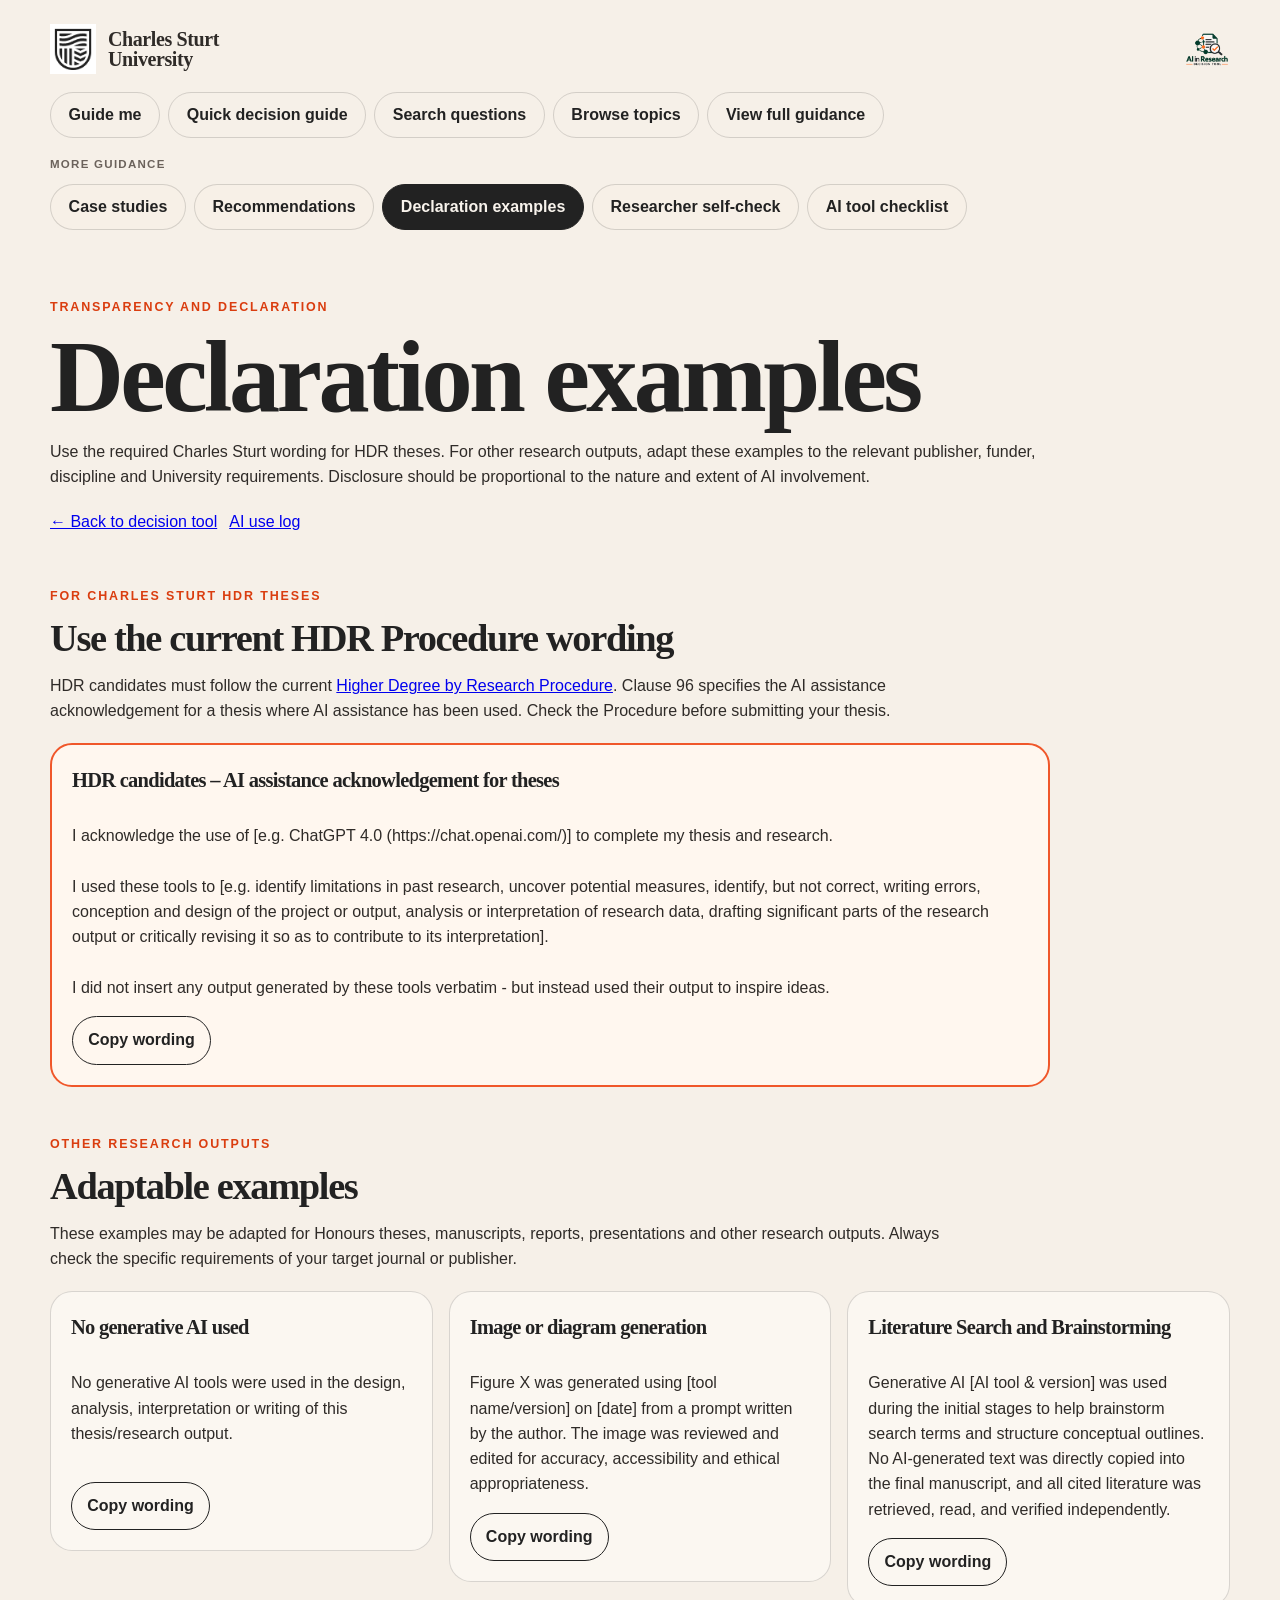
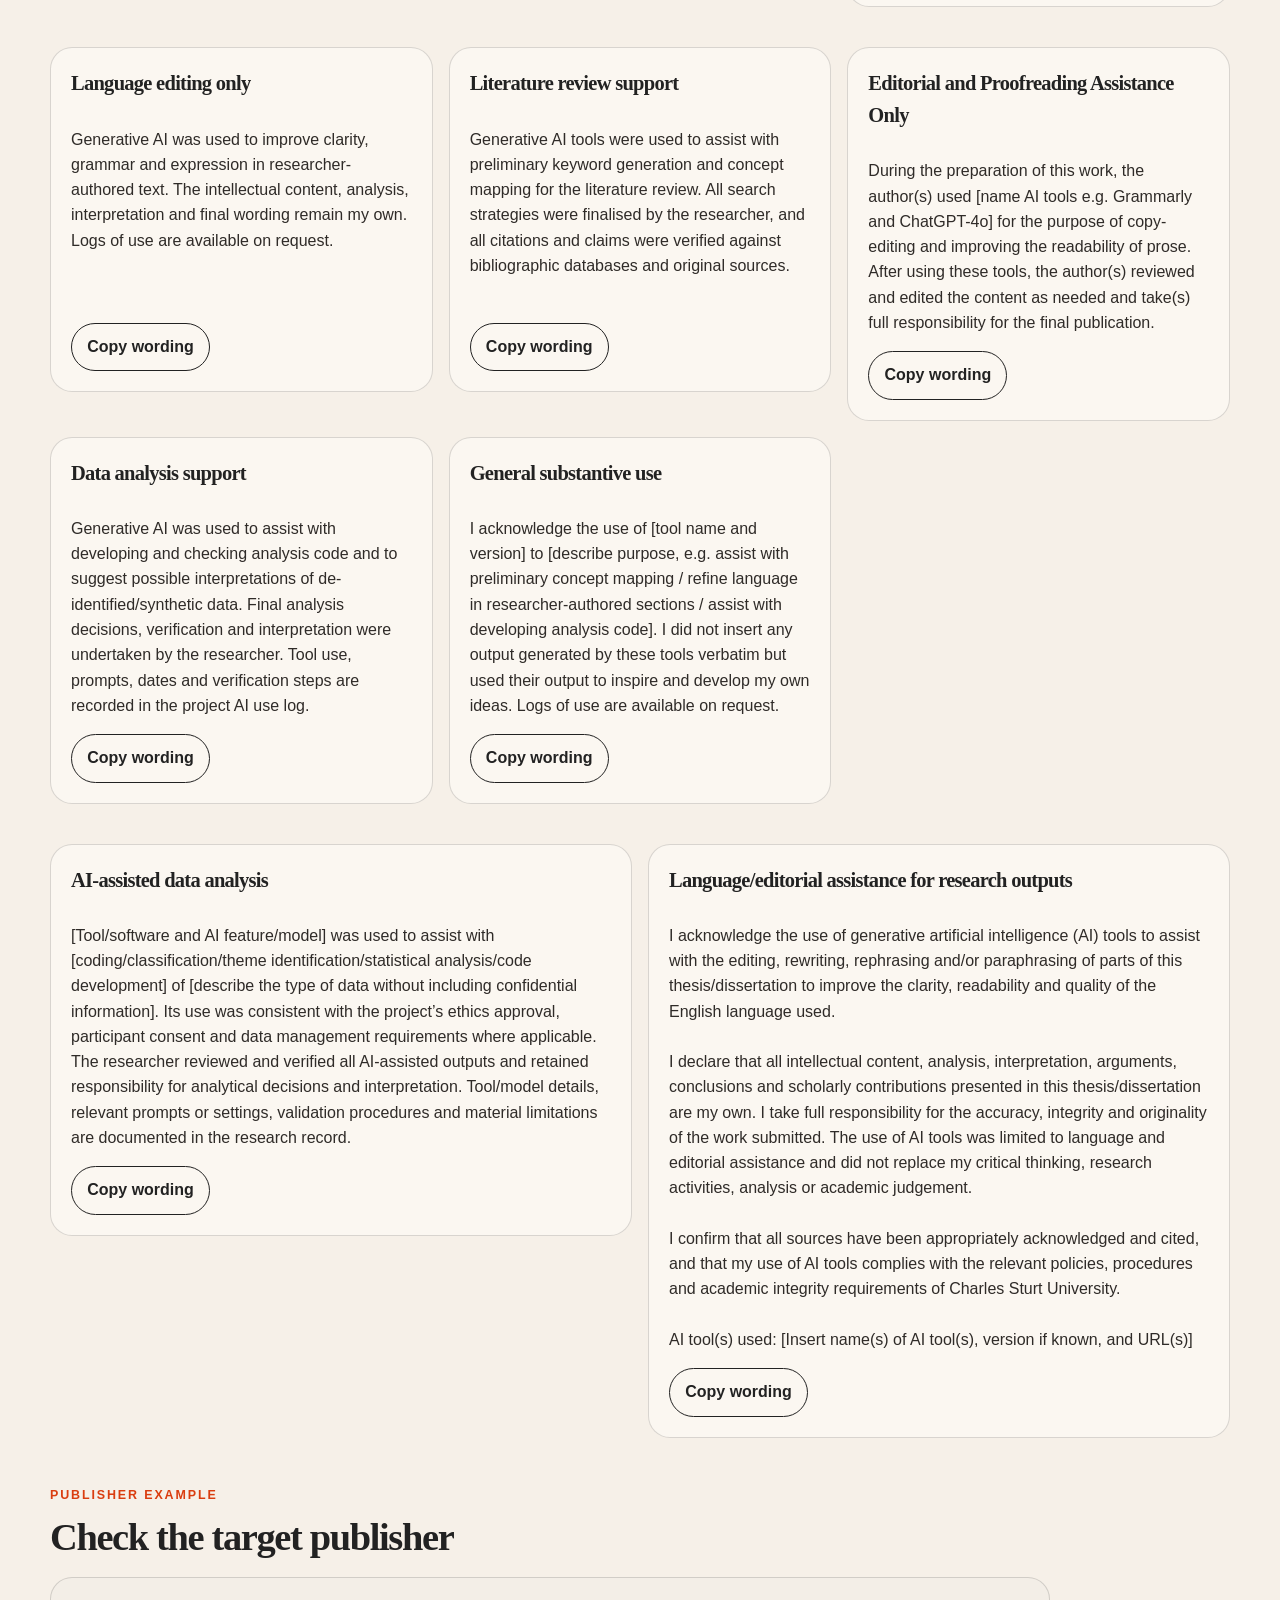
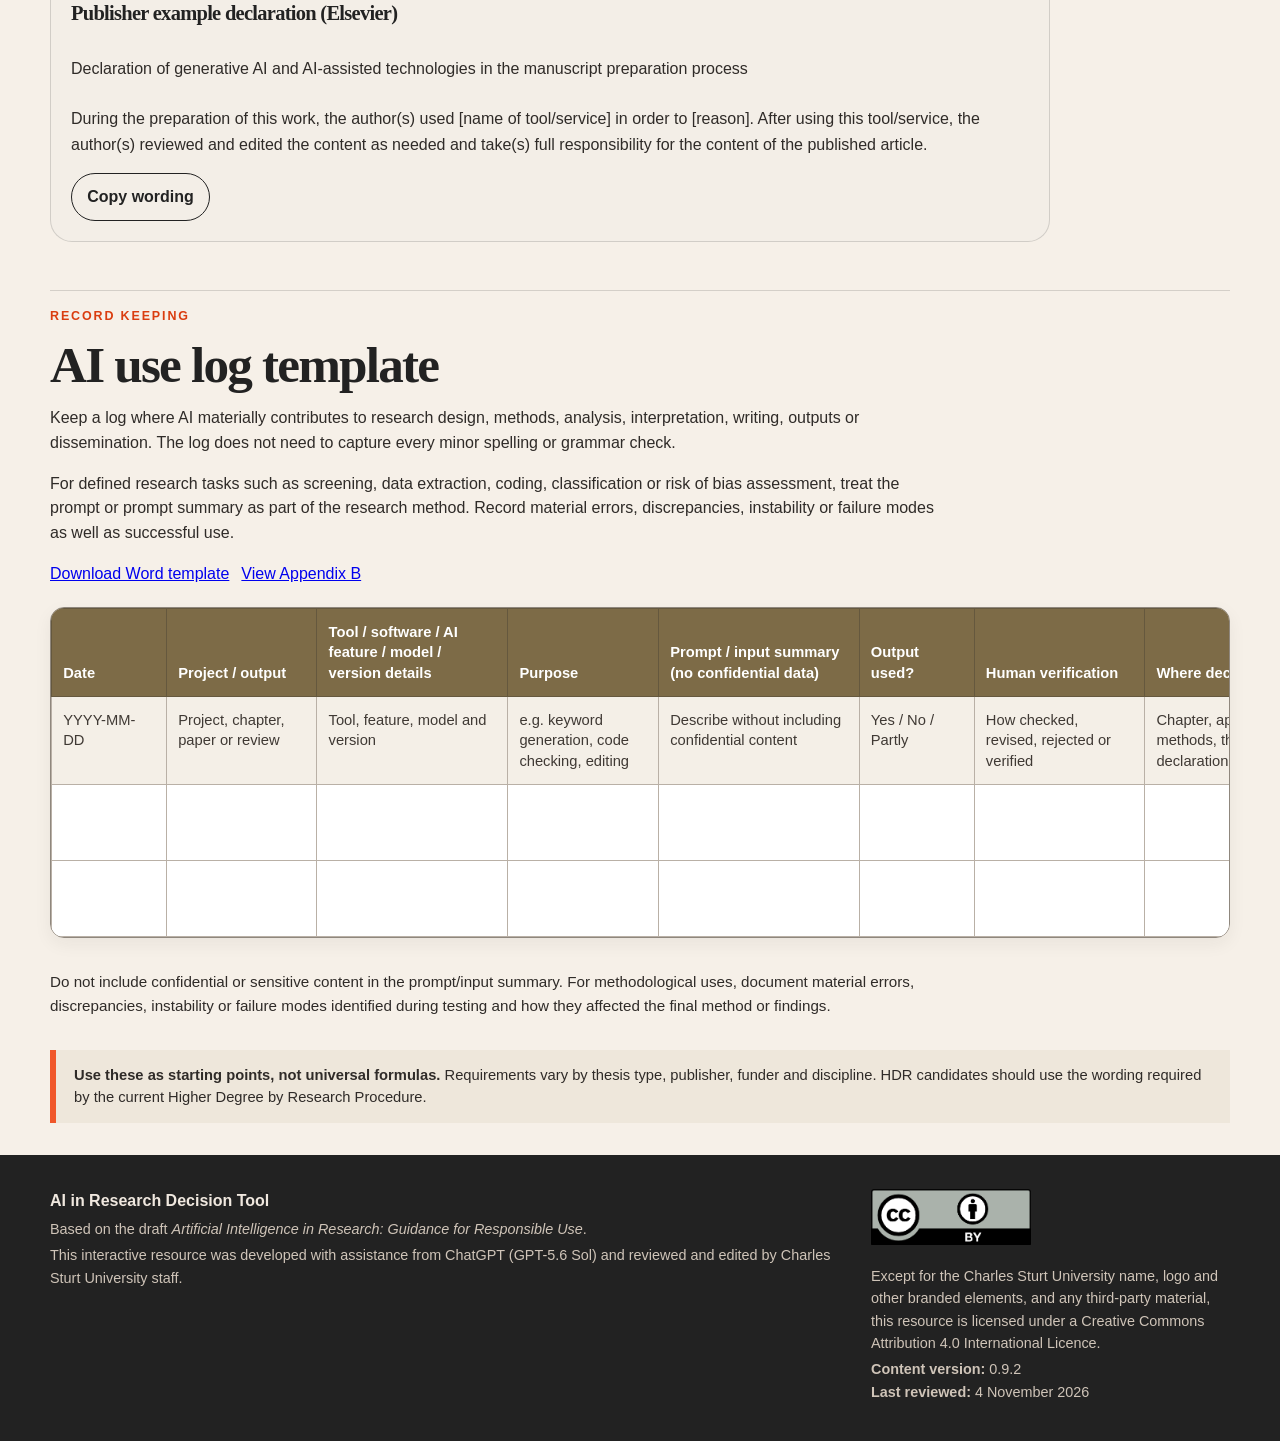
<file: declarations.html>
<!DOCTYPE html>

<html lang="en"><head><meta charset="utf-8"/><meta content="width=device-width, initial-scale=1" name="viewport"/><meta content="Adaptable examples for declaring or acknowledging AI use in theses and research outputs." name="description"/><title>Declaration Examples | AI in Research Decision Tool</title><link href="css/styles.css" rel="stylesheet"/></head><body><a class="skip-link" href="#main-content">Skip to main content</a><header class="site-header"><div class="shell header-grid"><div aria-label="Charles Sturt University" class="brand-block"><img alt="Charles Sturt University" class="brand-logo" src="assets/csu-logo.png"/><div class="brand-name">Charles Sturt<br/>University</div></div><a aria-label="AI in Research Decision Tool home" class="tool-brand" href="index.html"><img alt="AI in Research Decision Tool" class="tool-brand-logo" src="assets/ai-research-decision-tool-logo.png"/></a></div></header><nav aria-label="AI in Research Decision Tool sections" class="mode-switch quick-nav shell"><a class="mode-button mode-link has-tooltip" data-tooltip="Step through a research task to identify where AI may be used and which checks apply." href="index.html">Guide me</a><a class="mode-button mode-link has-tooltip" data-tooltip="See the quick decision categories, examples and conditions from the updated guidance." href="quick-guide.html">Quick decision guide</a><a class="mode-button mode-link has-tooltip" data-tooltip="Search curated questions and controlled answers without entering sensitive details." href="index.html#search-panel">Search questions</a><a class="mode-button mode-link has-tooltip" data-tooltip="Browse questions grouped by research activity." href="index.html#browse-panel">Browse topics</a><a class="mode-button mode-link has-tooltip" data-tooltip="Read the complete updated 2026 draft AI in research guidance." href="guide.html">View full guidance</a></nav><div aria-label="Additional guidance" class="guidance-shortcuts shell"><span class="guidance-shortcuts-label">More guidance</span><a class="guidance-shortcut has-tooltip" data-tooltip="See practical examples of how the guidance applies in common research situations." href="case-studies.html">Case studies</a><a class="guidance-shortcut has-tooltip" data-tooltip="Read the nine recommendations for responsible and ethical AI use in research." href="recommendations.html">Recommendations</a><a aria-current="page" class="guidance-shortcut has-tooltip is-active" data-tooltip="Copy declaration wording and use the AI-use log template for material AI use." href="declarations.html">Declaration examples</a><a class="guidance-shortcut has-tooltip" data-tooltip="Use the pre-use checklist to identify permissions, risks, verification and record-keeping needs." href="researcher-self-check.html">Researcher self-check</a><a class="guidance-shortcut has-tooltip" data-tooltip="Assess whether an AI tool is suitable, transparent, auditable and appropriate for a research task." href="ai-tool-checklist.html">AI tool checklist</a></div><main class="shell" id="main-content">
<section class="case-hero">
<p class="eyebrow">Transparency and declaration</p>
<h1>Declaration examples</h1>
<p>Use the required Charles Sturt wording for HDR theses. For other research outputs, adapt these examples to the relevant publisher, funder, discipline and University requirements. Disclosure should be proportional to the nature and extent of AI involvement.</p>
<div class="page-actions"><a class="button button-secondary" href="index.html">← Back to decision tool</a><a class="button button-secondary" href="#ai-use-log">AI use log</a></div>
</section>
<section class="declaration-section declaration-section-hdr">
<p class="eyebrow">For Charles Sturt HDR theses</p>
<h2>Use the current HDR Procedure wording</h2>
<p>HDR candidates must follow the current <a href="https://policy.csu.edu.au/document/view-current.php?id=524" rel="noopener noreferrer" target="_blank">Higher Degree by Research Procedure</a>. Clause 96 specifies the AI assistance acknowledgement for a thesis where AI assistance has been used. Check the Procedure before submitting your thesis.</p>
<div class="declaration-grid declaration-grid--single" id="hdr-declaration"><article class="declaration-card declaration-card--hdr"><h3>HDR candidates – AI assistance acknowledgement for theses</h3><p id="declaration-hdr">I acknowledge the use of [e.g. ChatGPT 4.0 (https://chat.openai.com/)] to complete my thesis and research.

I used these tools to [e.g. identify limitations in past research, uncover potential measures, identify, but not correct, writing errors, conception and design of the project or output, analysis or interpretation of research data, drafting significant parts of the research output or critically revising it so as to contribute to its interpretation].

I did not insert any output generated by these tools verbatim - but instead used their output to inspire ideas.</p><button class="copy-declaration" data-copy-target="declaration-hdr" type="button">Copy wording</button></article></div>
</section>
<section class="declaration-section">
<p class="eyebrow">Other research outputs</p>
<h2>Adaptable examples</h2>
<p>These examples may be adapted for Honours theses, manuscripts, reports, presentations and other research outputs. Always check the specific requirements of your target journal or publisher.</p>

<div class="declaration-grid declaration-grid--three declaration-grid--shorts"><article class="declaration-card declaration-card--short"><h3>No generative AI used</h3><p id="declaration-1">No generative AI tools were used in the design, analysis, interpretation or writing of this thesis/research output.</p><button class="copy-declaration" data-copy-target="declaration-1" type="button">Copy wording</button></article><article class="declaration-card declaration-card--short"><h3>Image or diagram generation</h3><p id="declaration-2">Figure X was generated using [tool name/version] on [date] from a prompt written by the author. The image was reviewed and edited for accuracy, accessibility and ethical appropriateness.</p><button class="copy-declaration" data-copy-target="declaration-2" type="button">Copy wording</button></article><article class="declaration-card declaration-card--short"><h3>Literature Search and Brainstorming</h3><p id="declaration-3">Generative AI [AI tool &amp; version] was used during the initial stages to help brainstorm search terms and structure conceptual outlines. No AI-generated text was directly copied into the final manuscript, and all cited literature was retrieved, read, and verified independently.</p><button class="copy-declaration" data-copy-target="declaration-3" type="button">Copy wording</button></article></div><div class="declaration-grid declaration-grid--three declaration-grid--mediums"><article class="declaration-card declaration-card--medium"><h3>Language editing only</h3><p id="declaration-4">Generative AI was used to improve clarity, grammar and expression in researcher-authored text. The intellectual content, analysis, interpretation and final wording remain my own. Logs of use are available on request.</p><button class="copy-declaration" data-copy-target="declaration-4" type="button">Copy wording</button></article><article class="declaration-card declaration-card--medium"><h3>Literature review support</h3><p id="declaration-5">Generative AI tools were used to assist with preliminary keyword generation and concept mapping for the literature review. All search strategies were finalised by the researcher, and all citations and claims were verified against bibliographic databases and original sources.</p><button class="copy-declaration" data-copy-target="declaration-5" type="button">Copy wording</button></article><article class="declaration-card declaration-card--medium"><h3>Editorial and Proofreading Assistance Only</h3><p id="declaration-6">During the preparation of this work, the author(s) used [name AI tools e.g. Grammarly and ChatGPT-4o] for the purpose of copy-editing and improving the readability of prose. After using these tools, the author(s) reviewed and edited the content as needed and take(s) full responsibility for the final publication.</p><button class="copy-declaration" data-copy-target="declaration-6" type="button">Copy wording</button></article><article class="declaration-card declaration-card--medium"><h3>Data analysis support</h3><p id="declaration-7">Generative AI was used to assist with developing and checking analysis code and to suggest possible interpretations of de-identified/synthetic data. Final analysis decisions, verification and interpretation were undertaken by the researcher. Tool use, prompts, dates and verification steps are recorded in the project AI use log.</p><button class="copy-declaration" data-copy-target="declaration-7" type="button">Copy wording</button></article><article class="declaration-card declaration-card--medium"><h3>General substantive use</h3><p id="declaration-8">I acknowledge the use of [tool name and version] to [describe purpose, e.g. assist with preliminary concept mapping / refine language in researcher-authored sections / assist with developing analysis code]. I did not insert any output generated by these tools verbatim but used their output to inspire and develop my own ideas. Logs of use are available on request.</p><button class="copy-declaration" data-copy-target="declaration-8" type="button">Copy wording</button></article></div><div class="declaration-grid declaration-grid--two declaration-grid--longs"><article class="declaration-card declaration-card--long"><h3>AI-assisted data analysis</h3><p id="declaration-9">[Tool/software and AI feature/model] was used to assist with [coding/classification/theme identification/statistical analysis/code development] of [describe the type of data without including confidential information]. Its use was consistent with the project’s ethics approval, participant consent and data management requirements where applicable. The researcher reviewed and verified all AI-assisted outputs and retained responsibility for analytical decisions and interpretation. Tool/model details, relevant prompts or settings, validation procedures and material limitations are documented in the research record.</p><button class="copy-declaration" data-copy-target="declaration-9" type="button">Copy wording</button></article><article class="declaration-card declaration-card--long"><h3>Language/editorial assistance for research outputs</h3><p id="declaration-10">I acknowledge the use of generative artificial intelligence (AI) tools to assist with the editing, rewriting, rephrasing and/or paraphrasing of parts of this thesis/dissertation to improve the clarity, readability and quality of the English language used.

I declare that all intellectual content, analysis, interpretation, arguments, conclusions and scholarly contributions presented in this thesis/dissertation are my own. I take full responsibility for the accuracy, integrity and originality of the work submitted. The use of AI tools was limited to language and editorial assistance and did not replace my critical thinking, research activities, analysis or academic judgement.

I confirm that all sources have been appropriately acknowledged and cited, and that my use of AI tools complies with the relevant policies, procedures and academic integrity requirements of Charles Sturt University.

AI tool(s) used: [Insert name(s) of AI tool(s), version if known, and URL(s)]</p><button class="copy-declaration" data-copy-target="declaration-10" type="button">Copy wording</button></article></div></section>
<section class="declaration-section">
<p class="eyebrow">Publisher example</p>
<h2>Check the target publisher</h2>
<div class="declaration-grid declaration-grid--single" id="publisher-declaration"><article class="declaration-card declaration-card--publisher"><h3>Publisher example declaration (Elsevier)</h3><p id="declaration-publisher">Declaration of generative AI and AI-assisted technologies in the manuscript preparation process

During the preparation of this work, the author(s) used [name of tool/service] in order to [reason]. After using this tool/service, the author(s) reviewed and edited the content as needed and take(s) full responsibility for the content of the published article.</p><button class="copy-declaration" data-copy-target="declaration-publisher" type="button">Copy wording</button></article></div>
</section>
<section class="ai-use-log-section" id="ai-use-log">
<p class="eyebrow">Record keeping</p><h2>AI use log template</h2>
<p>Keep a log where AI materially contributes to research design, methods, analysis, interpretation, writing, outputs or dissemination. The log does not need to capture every minor spelling or grammar check.</p>
<p>For defined research tasks such as screening, data extraction, coding, classification or risk of bias assessment, treat the prompt or prompt summary as part of the research method. Record material errors, discrepancies, instability or failure modes as well as successful use.</p>
<div class="page-actions ai-use-log-actions"><a class="button button-primary" download="" href="downloads/AI-Use-Log-Template.docx">Download Word template</a><a class="button button-secondary" href="guide.html#appendix-b">View Appendix B</a></div>
<div class="table-wrap ai-use-log-table-wrap"><table class="ai-use-log-table"><thead><tr><th>Date</th><th>Project / output</th><th>Tool / software / AI feature / model / version details</th><th>Purpose</th><th>Prompt / input summary (no confidential data)</th><th>Output used?</th><th>Human verification</th><th>Where declared</th></tr></thead><tbody><tr class="example-row"><td>YYYY-MM-DD</td><td>Project, chapter, paper or review</td><td>Tool, feature, model and version</td><td>e.g. keyword generation, code checking, editing</td><td>Describe without including confidential content</td><td>Yes / No / Partly</td><td>How checked, revised, rejected or verified</td><td>Chapter, appendix, methods, thesis declaration</td></tr><tr class="blank-row"><td> </td><td></td><td></td><td></td><td></td><td></td><td></td><td></td></tr><tr class="blank-row"><td> </td><td></td><td></td><td></td><td></td><td></td><td></td><td></td></tr></tbody></table></div>
<p class="ai-use-log-note">Do not include confidential or sensitive content in the prompt/input summary. For methodological uses, document material errors, discrepancies, instability or failure modes identified during testing and how they affected the final method or findings.</p>
</section>
<aside class="quick-note"><strong>Use these as starting points, not universal formulas.</strong> Requirements vary by thesis type, publisher, funder and discipline. HDR candidates should use the wording required by the current Higher Degree by Research Procedure.</aside>
</main><footer class="site-footer"><div class="shell footer-grid footer-expanded"><div><strong>AI in Research Decision Tool</strong><p>Based on the draft <em>Artificial Intelligence in Research: Guidance for Responsible Use</em>.</p><p>This interactive resource was developed with assistance from ChatGPT (GPT-5.6 Sol) and reviewed and edited by Charles Sturt University staff.</p></div><div class="licence-block"><a href="https://creativecommons.org/licenses/by/4.0/" rel="noopener noreferrer" target="_blank"><img alt="Creative Commons Attribution 4.0 International" src="assets/cc-by.png"/></a><p>Except for the Charles Sturt University name, logo and other branded elements, and any third-party material, this resource is licensed under a Creative Commons Attribution 4.0 International Licence.</p><p><strong>Content version:</strong> 0.9.2<br/><strong>Last reviewed:</strong> 4 November 2026</p></div></div></footer><script>document.querySelectorAll('.copy-declaration').forEach(button=>{button.addEventListener('click',async()=>{const target=document.getElementById(button.dataset.copyTarget);try{await navigator.clipboard.writeText(target.textContent.trim());const old=button.textContent;button.textContent='Copied';setTimeout(()=>button.textContent=old,1500);}catch(e){const range=document.createRange();range.selectNodeContents(target);const selection=window.getSelection();selection.removeAllRanges();selection.addRange(range);}});});</script></body></html>
</file>
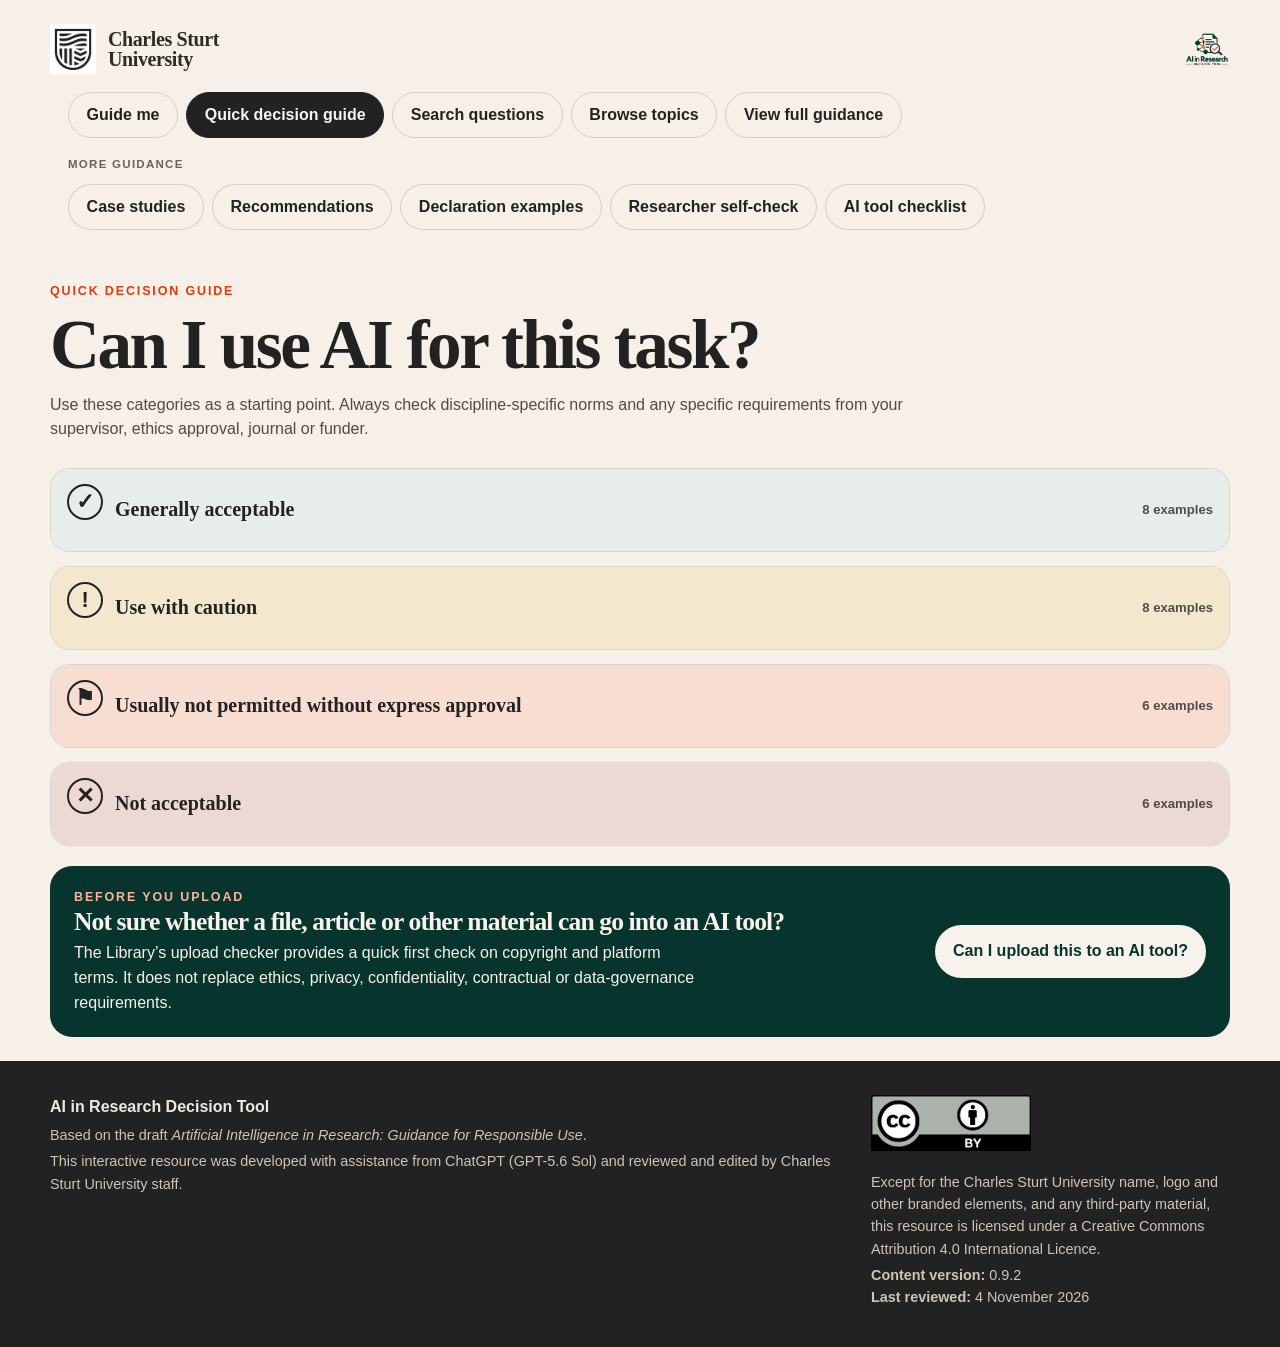
<file: quick-guide.html>
<!DOCTYPE html>

<html lang="en"><head><meta charset="utf-8"/><meta content="width=device-width, initial-scale=1" name="viewport"/><meta content="Quick decision guide for responsible AI use in research." name="description"/><title>Quick Decision Guide | AI in Research Decision Tool</title><link href="css/styles.css" rel="stylesheet"/></head><body><a class="skip-link" href="#main-content">Skip to main content</a><header class="site-header"><div class="shell header-grid"><div aria-label="Charles Sturt University" class="brand-block"><img alt="Charles Sturt University" class="brand-logo" src="assets/csu-logo.png"/><div class="brand-name">Charles Sturt<br/>University</div></div><a aria-label="AI in Research Decision Tool home" class="tool-brand" href="index.html"><img alt="AI in Research Decision Tool" class="tool-brand-logo" src="assets/ai-research-decision-tool-logo.png"/></a></div></header><main class="shell" id="main-content"><nav aria-label="AI in Research Decision Tool sections" class="mode-switch quick-nav shell"><a class="mode-button mode-link has-tooltip" data-tooltip="Step through a research task to identify where AI may be used and which checks apply." href="index.html">Guide me</a><a aria-current="page" class="mode-button mode-link is-active has-tooltip" data-tooltip="See the quick decision categories, examples and conditions from the updated guidance." href="quick-guide.html">Quick decision guide</a><a class="mode-button mode-link has-tooltip" data-tooltip="Search curated questions and controlled answers without entering sensitive details." href="index.html#search-panel">Search questions</a><a class="mode-button mode-link has-tooltip" data-tooltip="Browse questions grouped by research activity." href="index.html#browse-panel">Browse topics</a><a class="mode-button mode-link has-tooltip" data-tooltip="Read the complete updated 2026 draft AI in research guidance." href="guide.html">View full guidance</a></nav><div aria-label="Additional guidance" class="guidance-shortcuts shell"><span class="guidance-shortcuts-label">More guidance</span><a class="guidance-shortcut has-tooltip" data-tooltip="See practical examples of how the guidance applies in common research situations." href="case-studies.html">Case studies</a><a class="guidance-shortcut has-tooltip" data-tooltip="Read the nine recommendations for responsible and ethical AI use in research." href="recommendations.html">Recommendations</a><a class="guidance-shortcut has-tooltip" data-tooltip="Copy declaration wording and use the AI-use log template for material AI use." href="declarations.html">Declaration examples</a><a class="guidance-shortcut has-tooltip" data-tooltip="Use the pre-use checklist to identify permissions, risks, verification and record-keeping needs." href="researcher-self-check.html">Researcher self-check</a><a class="guidance-shortcut has-tooltip" data-tooltip="Assess whether an AI tool is suitable, transparent, auditable and appropriate for a research task." href="ai-tool-checklist.html">AI tool checklist</a></div><section class="quick-hero"><p class="eyebrow">Quick decision guide</p><h1>Can I use AI for this task?</h1><p class="quick-intro">Use these categories as a starting point. Always check discipline-specific norms and any specific requirements from your supervisor, ethics approval, journal or funder.</p></section><section aria-label="Quick decision guide categories" class="quick-updated-grid"><details class="decision-summary status-acceptable"><summary><span aria-hidden="true" class="decision-icon">✓</span><span>Generally acceptable</span><span class="decision-count">8 examples</span></summary><ul class="quick-pairs"><li><strong>Learning about a research method or concept</strong><span>Use critical judgement and verify important information against authoritative sources. Do not enter restricted or sensitive material into a public/consumer AI tool.</span></li><li><strong>Exploring research ideas, questions, concepts or possible approaches</strong><span>Use AI to support thinking, not replace scholarly judgement. Declare use if it materially influences the research direction or output.</span></li><li><strong>Supporting search strategy development and preliminary literature discovery</strong><span>AI may be used to suggest keywords, synonyms, related concepts, subject headings, search combinations or possible sources. Researchers should verify search terms and references independently and use appropriate scholarly databases and established search methods for the final search.</span></li><li><strong>Identifying possible research collaborators, networks or related research areas</strong><span>Verify names, affiliations, expertise and current roles independently before relying on the information.</span></li><li><strong>Improving clarity, grammar or expression in researcher-authored text</strong><span>Check that meaning, technical terminology, citations and scholarly voice have not been altered. Declare use where required by the thesis, publisher, funder or other relevant requirements.</span></li><li><strong>Drafting routine administrative or research-support material, such as meeting agendas, plain-language notes or project communications</strong><span>Do not include confidential, personal, sensitive or restricted information in public/consumer AI tools. Check outputs before use.</span></li><li><strong>Creating synthetic or dummy examples for learning, testing or demonstrating a method</strong><span>Clearly identify synthetic material as such and do not present it as real research data.</span></li><li><strong>Formatting or explaining researcher-written code</strong><span>Verify the code independently and test it before use. Do not upload confidential datasets or code containing sensitive information into public/consumer AI tools.</span></li></ul></details><details class="decision-summary status-caution"><summary><span aria-hidden="true" class="decision-icon">!</span><span>Use with caution</span><span class="decision-count">8 examples</span></summary><ul class="quick-pairs"><li><strong>Suggesting an outline, structure or headings for a thesis, article, report or other research writing</strong><span>Use suggestions as a scaffold only. The researcher must determine the argument, interpretation and final structure. Discuss significant use with a supervisor or project lead where appropriate.</span></li><li><strong>Editing or substantially revising research writing</strong><span>Check that the AI has not altered meaning, evidence, argument, citations or disciplinary terminology. Maintain the researcher’s scholarly voice and declare material use.</span></li><li><strong>Generating summaries of literature</strong><span>Verify summaries against the original sources. AI-generated summaries should not replace reading, critical appraisal or evidence synthesis.</span></li><li><strong>Suggesting themes, categories or coding approaches from de-identified data</strong><span>Check the relevant ethics approval, consent, data management plan and tool conditions. De-identification does not automatically make data safe to upload. Re-identification and downstream AI use remain possible. Human interpretation remains essential.</span></li><li><strong>Translating research material</strong><span>Check accuracy, disciplinary terminology, cultural meaning and consent or confidentiality requirements. Human review may be required, particularly for participant material or culturally sensitive content.</span></li><li><strong>Creating diagrams, images or other multimodal research outputs</strong><span>Check accuracy, copyright, intellectual property, bias and publisher requirements. Clearly disclose AI-generated content where required.</span></li><li><strong>AI-assisted analysis (including coding and interpretation) of research data, including use of embedded, University-approved or self-hosted AI tools</strong><span>Confirm that the data may be processed using that tool or environment and that the use is consistent with ethics approval, consent, data governance, contracts and the data management plan. Validate the analytical method and outputs, retain human oversight, record the tool/model/version and relevant settings, and disclose material AI use as part of the research method.</span></li><li><strong>Drafting or revising grant applications, manuscripts or other research outputs</strong><span>Check funder, publisher, confidentiality, copyright and disclosure requirements. The researcher remains responsible for all submitted content.</span></li></ul></details><details class="decision-summary status-approval"><summary><span aria-hidden="true" class="decision-icon">⚑</span><span>Usually not permitted without express approval</span><span class="decision-count">6 examples</span></summary><ul class="quick-pairs"><li><strong>Inputting interview transcripts, recordings, survey responses, identifiable participant data or other human research data into a public/consumer AI tool</strong><span>Do not proceed unless the relevant ethics approval, participant consent, data governance requirements and tool conditions permit the use. Where AI-assisted processing is approved, use an appropriate University-approved or protected tool.</span></li><li><strong>Inputting confidential manuscripts, unpublished theses, grant applications or peer-review material into a public/consumer AI tool</strong><span>Protect confidentiality and intellectual property. Only use an AI tool where the relevant process explicitly permits it and the tool provides appropriate protections.</span></li><li><strong>Inputting commercial-in-confidence, partner-owned or contractually restricted information into an AI tool</strong><span>Check contractual, confidentiality, data governance and intellectual property requirements before proceeding. Use only an approved tool where permitted.</span></li><li><strong>Uploading third-party copyrighted articles, books, PDFs or other protected material where the licence or terms do not permit AI processing</strong><span>Check copyright, licence and platform terms. Access to material does not automatically provide permission to upload it to an AI system.</span></li><li><strong>Using AI to produce the initial substantive draft of HDR or Honours research writing where this replaces the researcher’s own intellectual work</strong><span>Discuss proposed use with the supervisor and check relevant candidature, assessment and research requirements. AI should not substitute for development of the researcher’s own argument, analysis and scholarly voice.</span></li><li><strong>Using Indigenous knowledges, ICIP, Indigenous Data, community-held information or culturally restricted material with an AI tool or system.</strong><span>Do not proceed solely because material is publicly available or legally accessible. Confirm relevant cultural authority, Indigenous governance, Free, Prior and Informed Consent (FPIC), ethics approval, Indigenous Data Sovereignty requirements, ICIP protocols, data management arrangements and tool conditions. Consider whether the tool may retain, reuse or train on the material and whether the proposed AI use is necessary, appropriate and of benefit.</span></li></ul></details><details class="decision-summary status-prohibited"><summary><span aria-hidden="true" class="decision-icon">✕</span><span>Not acceptable</span><span class="decision-count">6 examples</span></summary><ul class="quick-pairs"><li><strong>Fabricating research data or evidence</strong><span>This may constitute a breach of research integrity or research misconduct.</span></li><li><strong>Inventing or knowingly using fabricated references, quotations, statistics or findings</strong><span>This may constitute a breach of research integrity or research misconduct.</span></li><li><strong>Using AI to impersonate research participants or create false participant responses without an explicitly approved methodological basis</strong><span>Do not represent synthetic or AI-generated material as genuine participant data.</span></li><li><strong>Concealing material AI-generated content where disclosure is required</strong><span>May breach research integrity, academic integrity, publisher, funder or institutional requirements.</span></li><li><strong>Using AI to bypass assessment, examination, authorship or other requirements</strong><span>May constitute academic misconduct, research misconduct or breach of relevant conditions.</span></li><li><strong>Uploading confidential examination or review material into a public/consumer AI tool</strong><span>May breach confidentiality, privacy, copyright, contractual or research integrity obligations.</span></li></ul></details></section><aside class="upload-checker-callout"><div><p class="eyebrow">Before you upload</p><h2>Not sure whether a file, article or other material can go into an AI tool?</h2><p>The Library’s upload checker provides a quick first check on copyright and platform terms. It does not replace ethics, privacy, confidentiality, contractual or data-governance requirements.</p></div><a class="button button-light" href="https://roseyraine.github.io/ai-upload-check/" rel="noopener noreferrer" target="_blank">Can I upload this to an AI tool?</a></aside></main><footer class="site-footer"><div class="shell footer-grid footer-expanded"><div><strong>AI in Research Decision Tool</strong><p>Based on the draft <em>Artificial Intelligence in Research: Guidance for Responsible Use</em>.</p><p>This interactive resource was developed with assistance from ChatGPT (GPT-5.6 Sol) and reviewed and edited by Charles Sturt University staff.</p></div><div class="licence-block"><a href="https://creativecommons.org/licenses/by/4.0/" rel="noopener noreferrer" target="_blank"><img alt="Creative Commons Attribution 4.0 International" src="assets/cc-by.png"/></a><p>Except for the Charles Sturt University name, logo and other branded elements, and any third-party material, this resource is licensed under a Creative Commons Attribution 4.0 International Licence.</p><p><strong>Content version:</strong> 0.9.2<br/><strong>Last reviewed:</strong> 4 November 2026</p></div></div></footer></body></html>
</file>
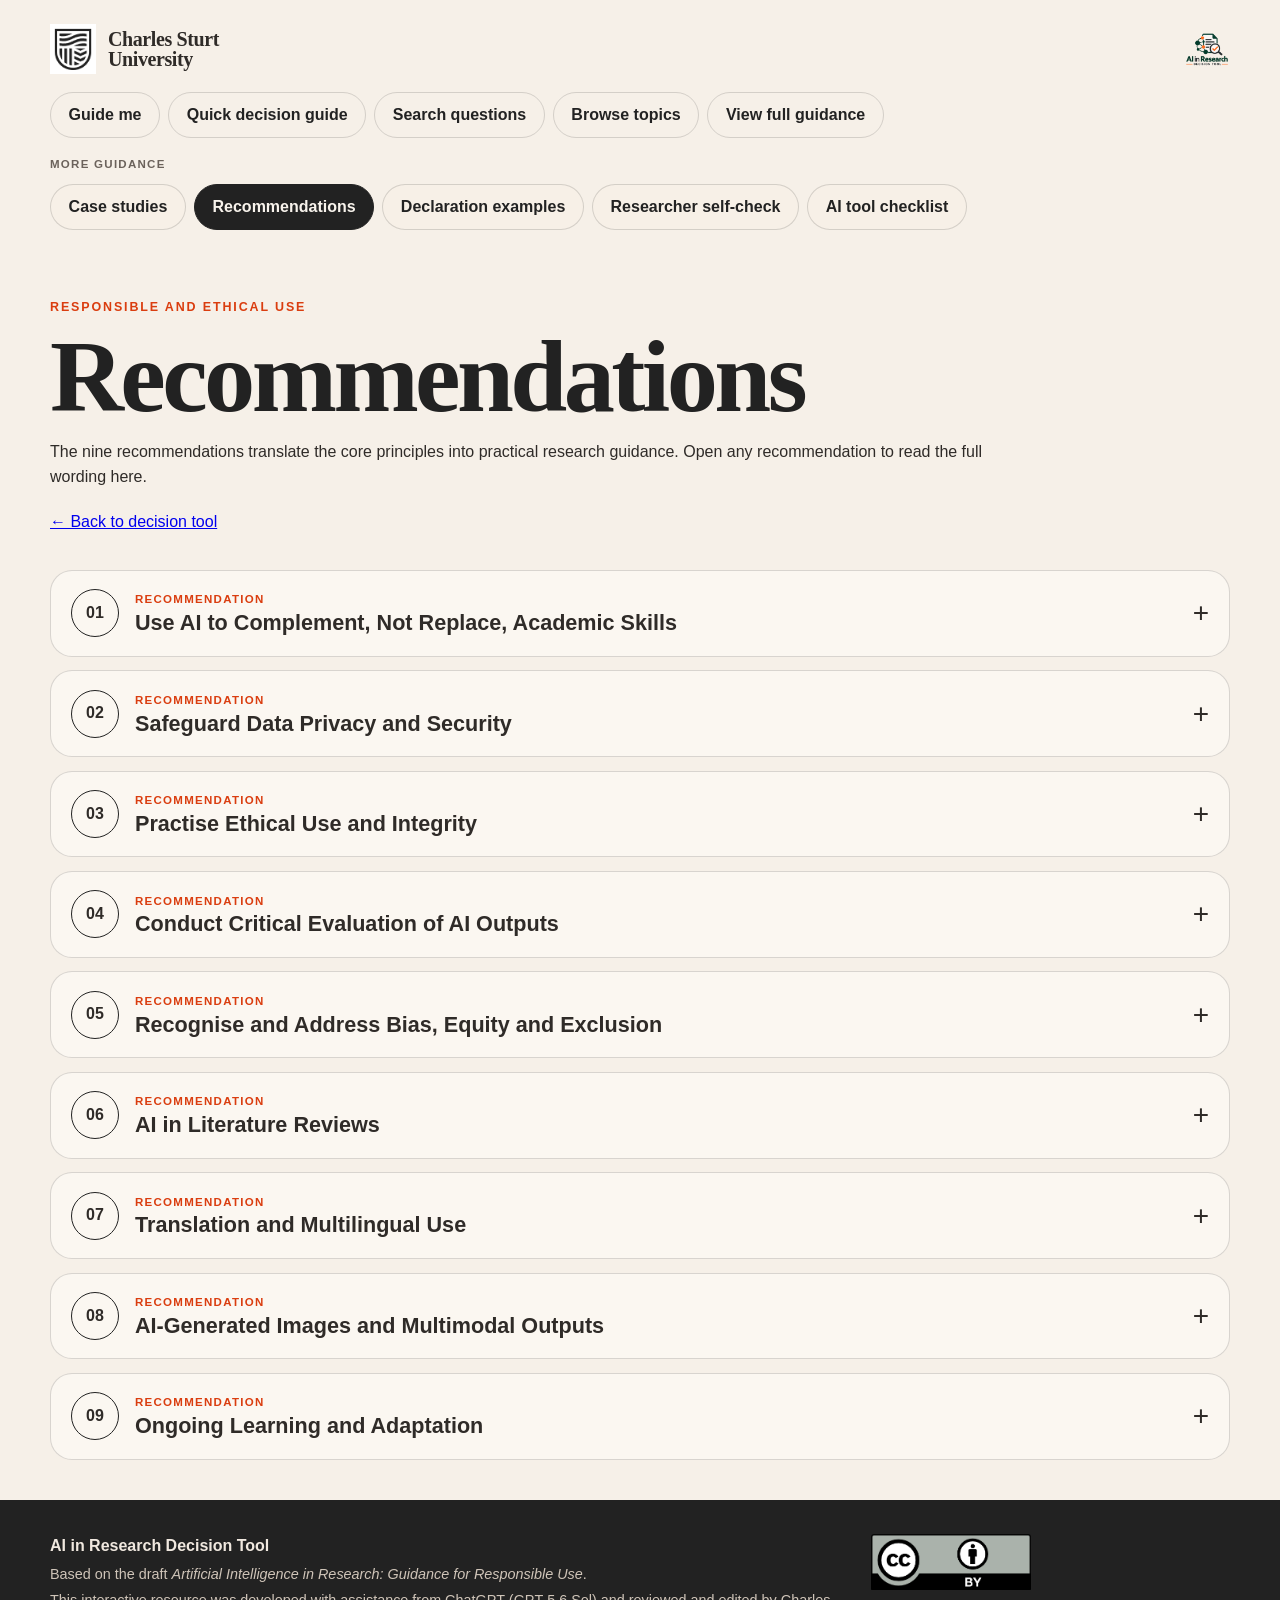
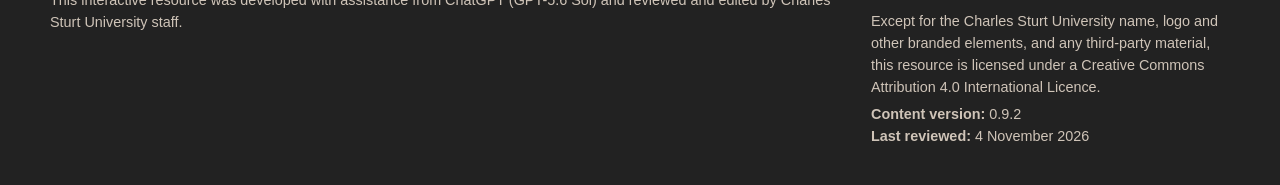
<file: recommendations.html>
<!DOCTYPE html>

<html lang="en"><head><meta charset="utf-8"/><meta content="width=device-width, initial-scale=1" name="viewport"/><meta content="Nine recommendations for responsible and ethical AI use in research at Charles Sturt University." name="description"/><title>Recommendations | AI in Research Decision Tool</title><link href="css/styles.css" rel="stylesheet"/></head><body><a class="skip-link" href="#main-content">Skip to main content</a><header class="site-header"><div class="shell header-grid"><div aria-label="Charles Sturt University" class="brand-block"><img alt="Charles Sturt University" class="brand-logo" src="assets/csu-logo.png"/><div class="brand-name">Charles Sturt<br/>University</div></div><a aria-label="AI in Research Decision Tool home" class="tool-brand" href="index.html"><img alt="AI in Research Decision Tool" class="tool-brand-logo" src="assets/ai-research-decision-tool-logo.png"/></a></div></header><nav aria-label="AI in Research Decision Tool sections" class="mode-switch quick-nav shell"><a class="mode-button mode-link has-tooltip" data-tooltip="Step through a research task to identify where AI may be used and which checks apply." href="index.html">Guide me</a><a class="mode-button mode-link has-tooltip" data-tooltip="See the quick decision categories, examples and conditions from the updated guidance." href="quick-guide.html">Quick decision guide</a><a class="mode-button mode-link has-tooltip" data-tooltip="Search curated questions and controlled answers without entering sensitive details." href="index.html#search-panel">Search questions</a><a class="mode-button mode-link has-tooltip" data-tooltip="Browse questions grouped by research activity." href="index.html#browse-panel">Browse topics</a><a class="mode-button mode-link has-tooltip" data-tooltip="Read the complete updated 2026 draft AI in research guidance." href="guide.html">View full guidance</a></nav><div aria-label="Additional guidance" class="guidance-shortcuts shell"><span class="guidance-shortcuts-label">More guidance</span><a class="guidance-shortcut has-tooltip" data-tooltip="See practical examples of how the guidance applies in common research situations." href="case-studies.html">Case studies</a><a aria-current="page" class="guidance-shortcut has-tooltip is-active" data-tooltip="Read the nine recommendations for responsible and ethical AI use in research." href="recommendations.html">Recommendations</a><a class="guidance-shortcut has-tooltip" data-tooltip="Copy declaration wording and use the AI-use log template for material AI use." href="declarations.html">Declaration examples</a><a class="guidance-shortcut has-tooltip" data-tooltip="Use the pre-use checklist to identify permissions, risks, verification and record-keeping needs." href="researcher-self-check.html">Researcher self-check</a><a class="guidance-shortcut has-tooltip" data-tooltip="Assess whether an AI tool is suitable, transparent, auditable and appropriate for a research task." href="ai-tool-checklist.html">AI tool checklist</a></div><main class="shell" id="main-content"><section class="case-hero"><p class="eyebrow">Responsible and ethical use</p><h1>Recommendations</h1><p>The nine recommendations translate the core principles into practical research guidance. Open any recommendation to read the full wording here.</p><div class="page-actions"><a class="button button-secondary" href="index.html">← Back to decision tool</a></div></section><section class="recommendation-list"><details class="recommendation-card"><summary><span class="case-number">01</span><span class="case-summary-text"><span class="case-topic">Recommendation</span><strong>Use AI to Complement, Not Replace, Academic Skills</strong></span><span aria-hidden="true" class="case-toggle">+</span></summary><div class="recommendation-body full-recommendation"><p>In line with Charles Sturt Guideline 1, AI tools can be used to support thinking but should not substitute for intellectual effort. GenAI should boost or build upon researchers’ analytical and writing capabilities, not replace critical thinking, creativity, or deep analysis. Researchers must actively engage with any AI outputs, refining and contextualising them according to their specific research frameworks.</p><p>Examples of appropriate use:</p><ul><li>Increasing understanding of research methods or practising those methods using hypothetical scenarios</li><li>Increasing understanding of different forms of data analysis or practising analytical methods using synthetic or dummy data. Using AI with synthetic, dummy, public or appropriately licensed non-sensitive data to learn or test an analytical workflow will usually be lower risk, provided the output is independently verified. Use of AI with actual research data requires additional consideration of ethics approval, participant consent, data governance, privacy, tool conditions and methodological validity.</li><li>Improving writing capabilities: for example, asking GenAI to outline potential chapter structures, then critically refining the output through engagement with the literature</li><li>Developing career skills, including drafting or tailoring a CV or cover letter</li></ul><p>Using AI to analyse actual research data - including AI functionality embedded within qualitative or statistical analysis software - requires additional consideration of ethics approval, participant consent, data governance, privacy, tool conditions and methodological validity. See Recommendation 2 and Appendix A for further guidance on assessing whether a proposed use of AI is appropriate.</p><p>Honours students are especially encouraged to treat genAI as a thinking partner, not a writing service. The development of your own analytical and writing voice is itself a key outcome of honours-level research. Students should apply reflective practice to their AI usage to prevent over-reliance and ensure AI enhances rather than replaces intellectual effort.</p><div class="recommendation-links"><a href="case-studies.html">View related case studies →</a></div></div></details><details class="recommendation-card"><summary><span class="case-number">02</span><span class="case-summary-text"><span class="case-topic">Recommendation</span><strong>Safeguard Data Privacy and Security</strong></span><span aria-hidden="true" class="case-toggle">+</span></summary><div class="recommendation-body full-recommendation"><p>In line with Charles Sturt Guideline 2, researchers need to understand the rights of data owners and their responsibilities for data input in terms of sensitivity, copyright or intellectual property. GenAI providers publish Terms of Service outlining what is allowed regarding the uploading of copyright-protected materials.</p><p>Researchers should be aware that information entered into online AI tools may be stored, processed or retained according to the provider’s terms and privacy settings. Researchers should not upload identifiable, confidential or sensitive research data into public/consumer AI tools.</p><p>For example, a researcher exploring a quantitative analysis workflow could use synthetic or dummy data to test the approach before applying it to approved research data. For qualitative research, interview transcripts or other participant material should not be uploaded into a public/consumer AI tool simply because names have been removed; rich qualitative data may still be re-identifiable and may remain subject to ethics, consent and data governance requirements.</p><p>The University recommends that copyrighted text, confidential information, or intellectual property should not be entered into an online digital assistance tool without the express permission of the owner. Charles Sturt provides staff and students with access to Microsoft Copilot with Enterprise Data Protection through their University account. This provides additional contractual, privacy and security protections compared with consumer AI services; however, it does not mean that all research data are approved for AI-assisted processing.</p><p>A paid subscription, private account or disabled data-sharing setting does not automatically make an AI tool suitable for research data. Researchers should consider the tool’s actual privacy, security, data storage, processing, contractual and training-on-input arrangements, as well as University approval, ethics requirements, participant consent and data governance obligations. See the AI tool checklist in Appendix D. Where available, University-approved or protected tools should be preferred for research-related use, but approval of a tool does not mean that all data types or uses are permitted.</p><p>Before using an AI tool, classify the material you plan to enter, when in doubt, treat the material as higher risk and seek advice. The Library’s Can I upload this to an AI tool? decision tool provides a quick first check on copyright and platform terms. For more detailed guidance and the tool, see the Copyright - GenAI Library Guide. These resources do not replace ethics, privacy, confidentiality, contractual or data-governance requirements.</p><div class="table-wrap"><table><tr><th>Material</th><th>Public/consumer or personally subscribed AI tool</th><th>University-approved or protected tool</th><th>Notes</th></tr><tr><td>Publicly available information</td><td>Usually acceptable</td><td>Usually acceptable</td><td>Still check accuracy, copyright, licence and source quality.</td></tr><tr><td>Researcher-authored draft text</td><td>Use caution</td><td>Preferred</td><td>Avoid uploading unpublished, confidential or commercially sensitive material to public tools.</td></tr><tr><td>Published articles, books or PDFs</td><td>Usually not permitted</td><td>Only if licence/terms allow</td><td>Access rights do not automatically permit uploading to AI systems.</td></tr><tr><td>Raw human participant data</td><td>No</td><td>Only with explicit ethics, consent and governance approval</td><td>Includes transcripts, recordings, images, survey responses, health data and identifiable social media data.</td></tr><tr><td>De-identified or anonymised data</td><td>Use caution; often no</td><td>May be possible with approval</td><td>De-identification may not remove all re-identification risk, especially with rich qualitative data.</td></tr><tr><td>Indigenous knowledges or culturally restricted data</td><td>No</td><td>Only with explicit cultural governance and ethics approval</td><td>Follow Indigenous data sovereignty principles and community permissions.</td></tr><tr><td>Commercial-in-confidence or partner data</td><td>No</td><td>Only if contract and governance permit</td><td>Check collaboration agreements and contracts.</td></tr><tr><td>Theses, manuscripts or grant applications under review</td><td>No unless explicitly permitted</td><td>Only if permitted by the relevant process</td><td>Protect confidentiality and intellectual property.</td></tr><tr><td>Synthetic or dummy data</td><td>Usually acceptable</td><td>Usually acceptable</td><td>Clearly label as synthetic. Do not present as real research data.</td></tr><tr><td>Controlled or export-restricted data</td><td>No</td><td>Only where specifically authorised for that data and purpose</td><td>Do not upload to external AI services unless applicable legal, security, contractual and University requirements have been checked and explicit approval has been obtained.</td></tr></table></div><p>A secure or controlled AI environment addresses only some of the risks associated with AI-assisted analysis. Approval of the tool or environment does not establish that an analytical method is valid or that particular research data may be processed using AI. Researchers must separately consider ethics, participant consent, data governance, contractual requirements, methodological validity, reproducibility and disclosure.</p><div class="recommendation-links"><a href="case-studies.html">View related case studies →</a></div></div></details><details class="recommendation-card"><summary><span class="case-number">03</span><span class="case-summary-text"><span class="case-topic">Recommendation</span><strong>Practise Ethical Use and Integrity</strong></span><span aria-hidden="true" class="case-toggle">+</span></summary><div class="recommendation-body full-recommendation"><p>Where genAI has directly informed research ideas, text, analysis or argument, this should be acknowledged in sufficient detail to enable the reader to understand the nature and extent of its use.</p><p>Researchers are responsible for the integrity, accuracy and originality of their work, including any material produced with the assistance of AI. AI use should be transparent and appropriately acknowledged or disclosed where it has materially contributed to the development, analysis, interpretation or presentation of research. Use of AI must also comply with Charles Sturt University research integrity requirements and any relevant funder, publisher, disciplinary or professional expectations.</p><p>Researchers should keep an appropriate record of material AI use throughout the research process to support transparency, reproducibility and later disclosure. See Appendix B for a suggested approach to documenting tools, prompts, outputs, verification and other relevant details.</p><p>AI may be used to assist with editing or refining researcher-authored text where the researcher retains control over the substance, meaning, evidence and scholarly argument. Examples include:</p><ul><li>Asking genAI to delete unnecessary words and phrases from researcher-authored text to make it more concise without changing its meaning.</li><li>Asking genAI to suggest alternative wording in researcher-authored text, with the researcher reviewing and deciding whether to accept the changes.</li></ul><p>AI and other digital assistance tools cannot be named as authors. Researchers remain responsible for all content submitted or published in their name. Acknowledgement or disclosure is appropriate and expected where AI materially informs:</p><ul><li>Refinement of language or editing</li><li>Brainstorming, conception and design of a project or output</li><li>Analysis or interpretation of research data</li><li>Providing initial drafts of the research output or critically revising it</li><li>AI-assisted literature search, screening, extraction or synthesis (report in methods section)</li><li>AI-generated images, diagrams, media, code or datasets (label clearly in captions and methods)</li></ul><p>The level of detail required will depend on the nature and extent of the AI use, disciplinary expectations, and publisher, funder or institutional requirements.</p><p>Researchers using AI to edit or correct text should also consider the Australian Standards for Editing Practice, which indicate that editing should not change the substance of a researcher’s work. When using AI for editing or proofreading, researchers must check that the tool has not changed technical terminology, altered meaning, removed quotation marks, changed citations, paraphrased quoted text or introduced unsupported claims. AI editing should improve expression only and must not change the substance, evidence base or attribution of the work.</p><h3>Acknowledgement template</h3><p>More examples are in Appendix C.</p><div class="table-wrap"><table><tr><td>Template: Acknowledging genAI Use<br/>I acknowledge the use of [e.g. ChatGPT 4.0 / Google Gemini / Microsoft Copilot] to support aspects of this thesis/paper/research.<br/>I used these tools to [e.g. identify limitations in past research / refine language / draft sections that I subsequently substantially revised / assist with preliminary keyword generation for the literature review].<br/>I did not insert any output generated by these tools verbatim but instead used their output to inspire and develop my own ideas.</td></tr></table></div><h3>Citation examples</h3><p>Within the written text, outputs of AI tools must be cited, and these sources should appear in the Reference List. The appropriate style depends on the required citation format for your thesis, paper, or report.</p><div class="table-wrap"><table><tr><th>Style</th><th>In-text citation</th><th>Reference list entry</th></tr><tr><td>APA 7</td><td>(OpenAI, 2024)</td><td>OpenAI. (2024). ChatGPT [Large language model]. <a href="http://chat.openai.com/" rel="noopener noreferrer" target="_blank">http://chat.openai.com/</a></td></tr><tr><td>Harvard</td><td>(OpenAI 2024)</td><td>OpenAI 2024, ChatGPT [Large language model]. Available at: <a href="http://chat.openai.com/" rel="noopener noreferrer" target="_blank">http://chat.openai.com/</a>. Retrieved 27 September 2024.</td></tr></table></div><div class="recommendation-links"><a href="declarations.html">View declaration examples →</a></div></div></details><details class="recommendation-card"><summary><span class="case-number">04</span><span class="case-summary-text"><span class="case-topic">Recommendation</span><strong>Conduct Critical Evaluation of AI Outputs</strong></span><span aria-hidden="true" class="case-toggle">+</span></summary><div class="recommendation-body full-recommendation"><p>In line with Charles Sturt Guideline 3, researchers are responsible for the careful interpretation and representation of outputs. AI output has the potential to be inaccurate, misleading, obsolete or inappropriate. Researchers should apply a critical lens when using genAI outputs.</p><p>AI tools are not neutral sources of information. Their outputs are shaped by training data, data selection and classification, system design, model objectives, moderation and filtering, interface choices and dominant social and scholarly patterns. Researchers should therefore evaluate not only the factual accuracy of outputs but also the assumptions, perspectives, omissions and power relationships embedded in how a topic is framed.</p><p>Where AI contributes to analysis, classification, coding, screening, extraction or interpretation, researchers should consider whether results are sensitive to prompt wording, model version, settings or repeated runs. Appropriate validation may include testing alternative prompts, repeating the task, documenting variation in outputs and assessing whether substantive conclusions remain stable.</p><p>Do not treat an AI tool’s confidence, explanation, self-critique or agreement with the researcher as independent validation. Important outputs should be checked against original evidence, established methods and human expertise. Where a second AI tool is used as part of a checking process, it should supplement rather than replace independent human verification.</p><p>The following table summarises key risks and how to mitigate them:</p><div class="table-wrap"><table><tr><th>Risk</th><th>Examples</th><th>Mitigation</th></tr><tr><td>Fabricated sources</td><td>Non-existent articles, wrong DOIs, false quotations or invented page numbers.</td><td>Locate original sources in databases or publisher sites before citing. Never cite an AI-generated reference without independently verifying it.</td></tr><tr><td>Inaccurate methods advice</td><td>Incorrect statistical test, coding approach, methodological terminology or review method.</td><td>Check against methods literature, supervisor advice and discipline standards.</td></tr><tr><td>Bias and exclusion</td><td>Western- or English-language dominance; stereotypes; deficit framing; exclusion or underrepresentation of particular populations, knowledges or methodologies; inappropriate generalisation; privileging dominant disciplinary or cultural perspectives.</td><td>Evaluate outputs for known and potential forms of bias rather than assuming neutrality. Compare outputs with appropriate scholarly evidence and sources representing relevant perspectives, populations and knowledge systems. Prompting for broader perspectives may assist exploration but cannot remove structural biases in the model or its training data.</td></tr><tr><td>AI outputs appear neutral or authoritative</td><td>AI may present information, methods, examples or writing styles as if they are standard or objective, when they reflect training data, system design, interface choices or dominant scholarly patterns. This may influence what appears relevant, authoritative, standard or persuasive.</td><td>Treat AI outputs as shaped, provisional and requiring review. Evaluate how the output narrows the topic, privileges particular perspectives, omits or marginalises others, flattens disciplinary or cultural nuance, or presents one approach as more authoritative than the evidence supports.</td></tr><tr><td>Overconfidence</td><td>AI presents uncertain, contested or preliminary claims as definitive.</td><td>Ask the tool for uncertainty and limitations, but verify independently regardless.</td></tr><tr><td>Predatory or flawed publications</td><td>AI may recommend sources from journals that have bypassed rigorous peer review.</td><td>Check all sources against Scopus, Web of Science or equivalent quality databases.</td></tr><tr><td>Data leakage</td><td>Confidential material entered into a tool with unclear retention terms.</td><td>Use approved tools and do not upload restricted material without permission.</td></tr><tr><td>Prompt injection</td><td>External documents or webpages include hidden instructions that alter AI outputs.</td><td>Use trusted sources, isolate inputs and critically inspect outputs.</td></tr><tr><td>Content filtering or censorship</td><td>AI tools may refuse, sanitise or restrict responses on sensitive, controversial or politically charged topics. This can affect academic freedom, limit access to relevant perspectives, or distort the framing of research.</td><td>Do not assume that an incomplete or restricted AI response reflects the limits of the evidence. Check disciplinary sources, primary materials and alternative perspectives. Be especially cautious in fields involving conflict, genocide, trauma, politics, marginalised communities or contested histories.</td></tr><tr><td>Prompt, model and run instability</td><td>Substantively different classifications, themes, code or interpretations are produced after changing the prompt, model version or rerunning the task.</td><td>Record the model and prompt; test reasonable prompt variants and repeated runs; report material instability; do not rely on the tool where conclusions are not sufficiently robust.</td></tr></table></div><div class="recommendation-links"><a href="case-studies.html">View related case studies →</a></div></div></details><details class="recommendation-card"><summary><span class="case-number">05</span><span class="case-summary-text"><span class="case-topic">Recommendation</span><strong>Recognise and Address Bias, Equity and Exclusion</strong></span><span aria-hidden="true" class="case-toggle">+</span></summary><div class="recommendation-body full-recommendation"><p>AI systems are not neutral. Bias is embedded in the data, classifications, assumptions, design decisions and social contexts from which AI systems are developed and used. GenAI can reproduce, amplify or obscure stereotypes, discrimination, historical inequalities and dominant cultural or disciplinary perspectives (Bender et al., 2021; UNESCO, 2021).</p><p>Bias is not limited to research specifically about marginalised or underrepresented populations. It can affect any research task in which AI contributes to identifying literature, generating examples, summarising evidence, classifying information, translating language, analysing data, generating images, proposing methods or shaping interpretation.</p><p>In line with Charles Sturt Guideline 3, researchers are responsible for the careful interpretation and representation of AI outputs and must critically evaluate how bias, exclusion and embedded assumptions may affect those outputs. Researchers must consider whether AI outputs:</p><ul><li>privilege particular geographical, cultural, linguistic or disciplinary perspectives</li><li>reproduce racist, sexist, ableist, colonial, ageist, classist, heteronormative or other discriminatory assumptions</li><li>use deficit framing or stereotypical representations</li><li>generalise inappropriately across populations, communities or contexts</li><li>omit or marginalise relevant knowledge systems, methodologies or perspectives</li><li>make claims about communities or groups without appropriate evidence or authority</li><li>perform differently across languages, dialects, accents or other characteristics</li><li>present apparently neutral categories, labels or recommendations that reflect assumptions embedded in the data or system.</li></ul><p>Prompting an AI system to provide a wider range of examples or perspectives may be useful as an exploratory technique, but it does not remove structural biases in the model, its training data or its design (Bender et al., 2021). Researchers must independently identify appropriate evidence and expertise and remain responsible for the framing, interpretation and representation used in their research.</p><p>Responsibility for identifying and addressing AI bias rests with the researcher and research team. It should not be shifted onto members of marginalised or underrepresented communities by expecting them to correct AI-generated stereotypes, omissions or misrepresentation.</p><div class="recommendation-links"><a href="case-studies.html">View bias and inclusion case studies →</a></div></div></details><details class="recommendation-card"><summary><span class="case-number">06</span><span class="case-summary-text"><span class="case-topic">Recommendation</span><strong>AI in Literature Reviews</strong></span><span aria-hidden="true" class="case-toggle">+</span></summary><div class="recommendation-body full-recommendation"><p>AI tools can be useful in the early scoping stages of a literature review - for example, identifying broad themes, terminology, and research threads in an unfamiliar area. However, AI tools are not substitutes for systematic, transparent and reproducible searching. This is particularly important for systematic reviews, scoping reviews, rapid reviews, integrative reviews, evidence maps and other systematic-like reviews.</p><div class="table-wrap"><table><tr><th>Review task</th><th>Suitable AI support</th><th>What must remain human-led</th></tr><tr><td>Clarifying review question</td><td>Generating possible PICO, PCC, SPIDER or other frameworks; testing scope; identifying synonyms.</td><td>Final research question, inclusion criteria and rationale.</td></tr><tr><td>Search strategy development</td><td>Suggesting keywords, subject headings, spelling variants and related concepts.</td><td>Database selection, final search syntax, peer review of search strategy and documentation.</td></tr><tr><td>Citation discovery</td><td>Finding seed papers, related papers, citation networks or topic clusters.</td><td>Verification in authoritative databases and inclusion decisions.</td></tr><tr><td>Screening</td><td>Prioritising records, highlighting potentially relevant abstracts or checking consistency.</td><td>Final include/exclude decisions and conflict resolution.</td></tr><tr><td>Data extraction</td><td>Creating draft extraction fields or summarising study details.</td><td>Checking all extracted data against the source article.</td></tr><tr><td>Synthesis</td><td>Generating possible themes, tables or narrative structures.</td><td>Interpretation, judgement, critical appraisal and final synthesis.</td></tr><tr><td>Reporting</td><td>Drafting methods language for AI use.</td><td>Transparent reporting of search methods, databases, dates, tools and limitations.</td></tr></table></div><h3>Levels of AI tool use in systematic-like reviews</h3><p>For systematic reviews, scoping reviews, rapid reviews, integrative reviews, evidence maps and other systematic-like reviews, researchers should consider not only whether AI use is allowed, but what level of reliance is appropriate for the specific tool, task and review context.</p><div class="table-wrap"><table><tr><th>Level of AI use</th><th>What this means</th></tr><tr><td>Acceptable for use</td><td>The AI tool may be used as part of the research workflow if limitations and potential biases are understood, documented and accounted for.</td></tr><tr><td>Human verification required</td><td>The AI tool may support a task, but the output must be checked by a researcher before being relied on. This may require reading, revising or verifying the full output.</td></tr><tr><td>Requires validation in context</td><td>The AI tool may be used only if its performance is evaluated for the specific project, dataset, discipline or review task and found to be adequate.</td></tr><tr><td>Exploratory or supplementary use only</td><td>The AI tool may help with orientation, brainstorming, scoping or identifying possible directions, but it must not replace established research or review methods.</td></tr><tr><td>Not acceptable for use</td><td>The tool or output is not reliable enough for the proposed task and should not be relied on for research decisions, review findings or conclusions.</td></tr></table></div><p>This approach is consistent with the Cochrane, Campbell Collaboration, JBI and Collaboration for Environmental Evidence position statement and the RAISE guidance. AI use in evidence synthesis must be justified, transparent, human-led and supported by appropriate validation or verification.</p><p>The appropriate level of AI use will vary by task. AI-assisted deduplication, keyword analysis or exploratory scoping may be acceptable where tools are transparent and outputs can be checked. However, AI-generated search strategies, screening decisions, data extraction, critical appraisal and synthesis require higher levels of human verification, validation and caution.</p><p>AI tools should only be used where their role is appropriate to the review method and can be documented transparently. Researchers should consider whether the tool has been validated for the specific task and context, supports reproducible methods, protects data appropriately, and could affect the comprehensiveness, accuracy, bias or conclusions of the review. Where these requirements cannot be met, the tool should not be used for review decisions.</p><p>AI-generated summaries may assist understanding, but they should not be treated as evidence synthesis. Synthesis requires human methodological judgement, including decisions about how studies are compared, how uncertainty and heterogeneity are handled, and how conclusions are supported by the evidence.</p><p>Researchers should be especially cautious with agentic or end-to-end AI platforms that claim to search, screen, extract data and produce review-style outputs from a simple query. These tools may be useful for exploratory scoping, but their outputs should not be used as the basis for clinical, policy, regulatory or other high-stakes decisions unless the methods are transparent, validated and human-led.</p><p>Researchers should never cite AI-generated references without locating and checking the original source. Google Scholar, Scopus, Web of Science and Charles Sturt Library databases should form the backbone of literature searching. Honours students undertaking a literature review for the first time should consult their supervisor and the Charles Sturt Library about appropriate search strategies. The Library provides training on systematic searching and reference management tools such as EndNote.</p><div class="recommendation-links"><a href="case-studies.html">View related case studies →</a></div></div></details><details class="recommendation-card"><summary><span class="case-number">07</span><span class="case-summary-text"><span class="case-topic">Recommendation</span><strong>Translation and Multilingual Use</strong></span><span aria-hidden="true" class="case-toggle">+</span></summary><div class="recommendation-body full-recommendation"><p>AI translation tools can be valuable for researchers working with multilingual sources or for non-native English speakers refining the expression of their ideas. However, several important considerations apply.</p><h3>Translating source material</h3><ul><li>AI translations should be treated as a draft to be reviewed and refined, not as a definitive translation. Academic translation of specialised texts requires domain-specific knowledge that AI tools often lack.</li><li>Always cite the original source in its original language. If you provide your own translation, note this in the citation.</li><li>Do not input unpublished or confidential material from participants into public AI translation tools without appropriate consent and ethics approval.</li><li>Be cautious with dialects, low-resource languages and culturally specific terms, as AI tools may produce poor or misleading results.</li></ul><h3>Refining your own writing in English</h3><ul><li>AI may be used to help non-native English speakers express their ideas more fluently, provided the intellectual content and argument remain entirely your own.</li><li>Acknowledge AI assistance in language refinement in your acknowledgements section.</li><li>Be alert to AI altering your meaning or introducing claims you did not intend. Always review AI-refined text carefully against your original draft.</li></ul><p>Honours students and HDR candidates who are non-native English speakers are encouraged to speak with their supervisor about appropriate language support options, including Charles Sturt’s academic language support services.</p><div class="recommendation-links"><a href="case-studies.html">View related case studies →</a></div></div></details><details class="recommendation-card"><summary><span class="case-number">08</span><span class="case-summary-text"><span class="case-topic">Recommendation</span><strong>AI-Generated Images and Multimodal Outputs</strong></span><span aria-hidden="true" class="case-toggle">+</span></summary><div class="recommendation-body full-recommendation"><p>AI image generation tools present specific challenges for academic research. Researchers should be aware of the following considerations before using AI-generated images, diagrams, figures or other visual outputs in their work.</p><h3>Accuracy and scientific integrity</h3><p>AI image generators are not numerically accurate and may conform to a prompt by theme and visual impression rather than with precision and factual detail. AI-generated images are generally not appropriate for use as figures in academic publications, data visualisations, or scientific diagrams. All quantitative figures must be produced from your actual data using validated tools.</p><h3>Bias in AI-generated imagery</h3><p>AI image models are prone to bias due to their training data. Descriptions of professions, geographies or communities may produce stereotyped or unrepresentative imagery. Critically evaluate any AI-generated images for bias before use.</p><h3>Copyright and intellectual property</h3><p>The copyright status of AI-generated images remains legally unsettled in Australia and internationally. Do not use AI tools to reproduce or closely imitate the style of a specific identifiable artist without consideration of intellectual property implications. Check tool terms regarding ownership, reuse, confidentiality and publication of outputs before including AI-generated images in publications or theses.</p><h3>Disclosure</h3><p>Any AI-generated image used in a thesis, paper, or research output must be clearly identified as such in the figure caption and in the methods or acknowledgements section. Check your target publisher’s author guidelines before submitting, as many publishers now restrict or prohibit AI-generated figures.</p><div class="recommendation-links"><a href="case-studies.html">View related case studies →</a></div></div></details><details class="recommendation-card"><summary><span class="case-number">09</span><span class="case-summary-text"><span class="case-topic">Recommendation</span><strong>Ongoing Learning and Adaptation</strong></span><span aria-hidden="true" class="case-toggle">+</span></summary><div class="recommendation-body full-recommendation"><p>In line with Charles Sturt Guideline 4, researchers should maintain contemporary knowledge of AI tools, including their capabilities, limitations, risks and evolving ethical and disciplinary expectations.</p><p>AI should be used where it is appropriate and proportionate to the research task, rather than by default. Researchers should consider whether a simpler or non-AI approach would achieve the same purpose and avoid unnecessary repeated prompting, large-file processing or other computationally intensive use. Environmental impact should be considered where relevant. See Section 13 for AI literacy in research.</p><div class="recommendation-links"><a href="case-studies.html">View related case studies →</a></div></div></details></section></main><footer class="site-footer"><div class="shell footer-grid footer-expanded"><div><strong>AI in Research Decision Tool</strong><p>Based on the draft <em>Artificial Intelligence in Research: Guidance for Responsible Use</em>.</p><p>This interactive resource was developed with assistance from ChatGPT (GPT-5.6 Sol) and reviewed and edited by Charles Sturt University staff.</p></div><div class="licence-block"><a href="https://creativecommons.org/licenses/by/4.0/" rel="noopener noreferrer" target="_blank"><img alt="Creative Commons Attribution 4.0 International" src="assets/cc-by.png"/></a><p>Except for the Charles Sturt University name, logo and other branded elements, and any third-party material, this resource is licensed under a Creative Commons Attribution 4.0 International Licence.</p><p><strong>Content version:</strong> 0.9.2<br/><strong>Last reviewed:</strong> 4 November 2026</p></div></div></footer></body></html>
</file>
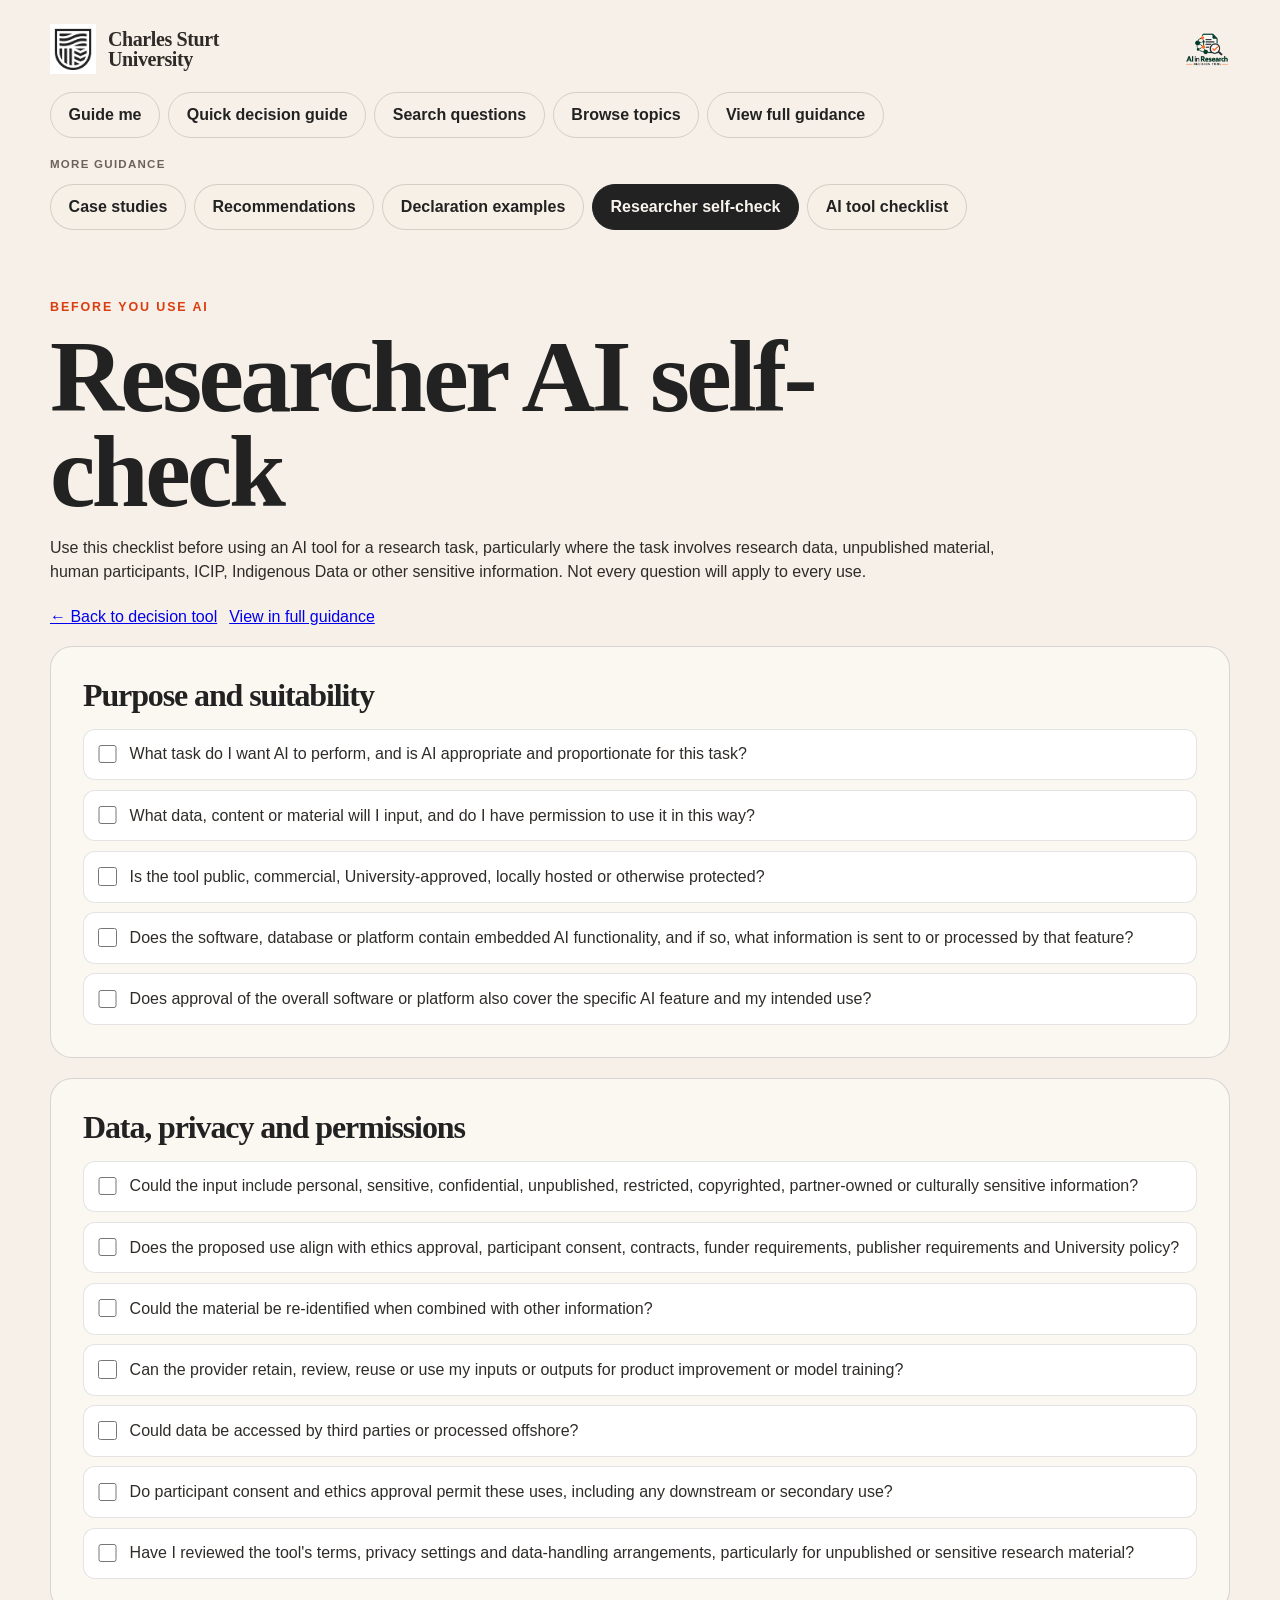
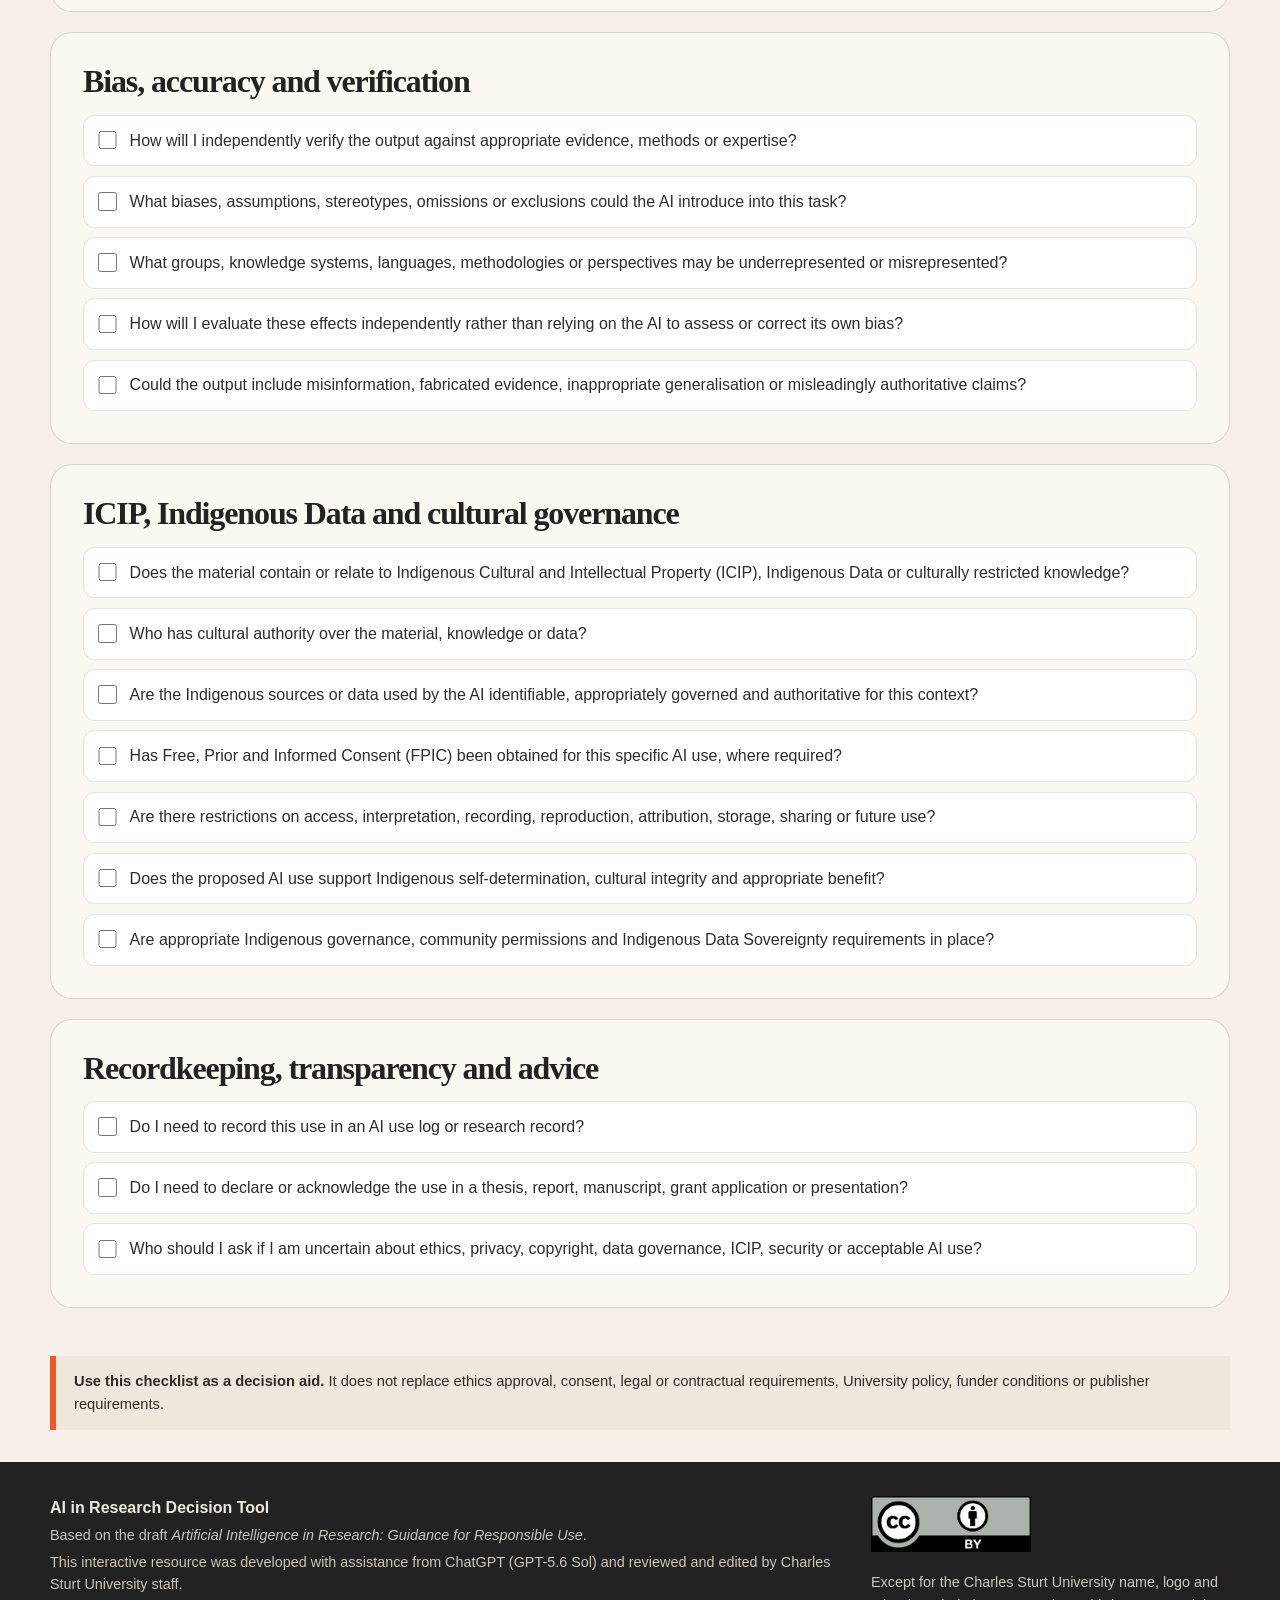
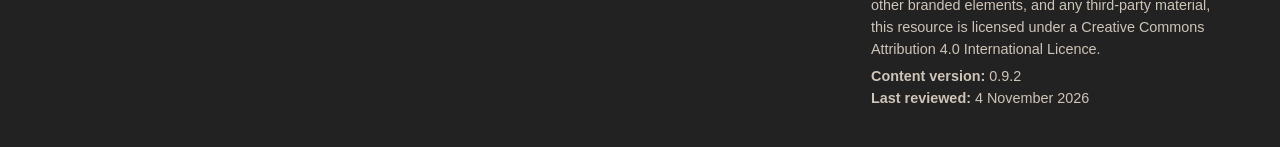
<file: researcher-self-check.html>
<!DOCTYPE html>

<html lang="en"><head><meta charset="utf-8"/><meta content="width=device-width, initial-scale=1" name="viewport"/><meta content="A practical pre-use checklist for researchers considering AI for a research task." name="description"/><title>Researcher AI self-check | AI in Research Decision Tool</title><link href="css/styles.css" rel="stylesheet"/></head><body><a class="skip-link" href="#main-content">Skip to main content</a><header class="site-header"><div class="shell header-grid"><div aria-label="Charles Sturt University" class="brand-block"><img alt="Charles Sturt University" class="brand-logo" src="assets/csu-logo.png"/><div class="brand-name">Charles Sturt<br/>University</div></div><a aria-label="AI in Research Decision Tool home" class="tool-brand" href="index.html"><img alt="AI in Research Decision Tool" class="tool-brand-logo" src="assets/ai-research-decision-tool-logo.png"/></a></div></header><nav aria-label="AI in Research Decision Tool sections" class="mode-switch quick-nav shell"><a class="mode-button mode-link has-tooltip" data-tooltip="Step through a research task to identify where AI may be used and which checks apply." href="index.html">Guide me</a><a class="mode-button mode-link has-tooltip" data-tooltip="See the quick decision categories, examples and conditions from the updated guidance." href="quick-guide.html">Quick decision guide</a><a class="mode-button mode-link has-tooltip" data-tooltip="Search curated questions and controlled answers without entering sensitive details." href="index.html#search-panel">Search questions</a><a class="mode-button mode-link has-tooltip" data-tooltip="Browse questions grouped by research activity." href="index.html#browse-panel">Browse topics</a><a class="mode-button mode-link has-tooltip" data-tooltip="Read the complete updated 2026 draft AI in research guidance." href="guide.html">View full guidance</a></nav><div aria-label="Additional guidance" class="guidance-shortcuts shell"><span class="guidance-shortcuts-label">More guidance</span><a class="guidance-shortcut has-tooltip" data-tooltip="See practical examples of how the guidance applies in common research situations." href="case-studies.html">Case studies</a><a class="guidance-shortcut has-tooltip" data-tooltip="Read the nine recommendations for responsible and ethical AI use in research." href="recommendations.html">Recommendations</a><a class="guidance-shortcut has-tooltip" data-tooltip="Copy declaration wording and use the AI-use log template for material AI use." href="declarations.html">Declaration examples</a><a aria-current="page" class="guidance-shortcut has-tooltip is-active" data-tooltip="Use the pre-use checklist to identify permissions, risks, verification and record-keeping needs." href="researcher-self-check.html">Researcher self-check</a><a class="guidance-shortcut has-tooltip" data-tooltip="Assess whether an AI tool is suitable, transparent, auditable and appropriate for a research task." href="ai-tool-checklist.html">AI tool checklist</a></div><main class="shell" id="main-content"><section class="case-hero"><p class="eyebrow">Before you use AI</p><h1>Researcher AI self-check</h1><p>Use this checklist before using an AI tool for a research task, particularly where the task involves research data, unpublished material, human participants, ICIP, Indigenous Data or other sensitive information. Not every question will apply to every use.</p><div class="page-actions"><a class="button button-secondary" href="index.html">← Back to decision tool</a><a class="button button-secondary" href="guide.html#appendix-a">View in full guidance</a></div></section><section class="checklist-sections"><section class="checklist-section"><h2>Purpose and suitability</h2><ul class="interactive-checklist"><li><label><input type="checkbox"/><span>What task do I want AI to perform, and is AI appropriate and proportionate for this task?</span></label></li><li><label><input type="checkbox"/><span>What data, content or material will I input, and do I have permission to use it in this way?</span></label></li><li><label><input type="checkbox"/><span>Is the tool public, commercial, University-approved, locally hosted or otherwise protected?</span></label></li><li><label><input type="checkbox"/><span>Does the software, database or platform contain embedded AI functionality, and if so, what information is sent to or processed by that feature?</span></label></li><li><label><input type="checkbox"/><span>Does approval of the overall software or platform also cover the specific AI feature and my intended use?</span></label></li></ul></section><section class="checklist-section"><h2>Data, privacy and permissions</h2><ul class="interactive-checklist"><li><label><input type="checkbox"/><span>Could the input include personal, sensitive, confidential, unpublished, restricted, copyrighted, partner-owned or culturally sensitive information?</span></label></li><li><label><input type="checkbox"/><span>Does the proposed use align with ethics approval, participant consent, contracts, funder requirements, publisher requirements and University policy?</span></label></li><li><label><input type="checkbox"/><span>Could the material be re-identified when combined with other information?</span></label></li><li><label><input type="checkbox"/><span>Can the provider retain, review, reuse or use my inputs or outputs for product improvement or model training?</span></label></li><li><label><input type="checkbox"/><span>Could data be accessed by third parties or processed offshore?</span></label></li><li><label><input type="checkbox"/><span>Do participant consent and ethics approval permit these uses, including any downstream or secondary use?</span></label></li><li><label><input type="checkbox"/><span>Have I reviewed the tool's terms, privacy settings and data-handling arrangements, particularly for unpublished or sensitive research material?</span></label></li></ul></section><section class="checklist-section"><h2>Bias, accuracy and verification</h2><ul class="interactive-checklist"><li><label><input type="checkbox"/><span>How will I independently verify the output against appropriate evidence, methods or expertise?</span></label></li><li><label><input type="checkbox"/><span>What biases, assumptions, stereotypes, omissions or exclusions could the AI introduce into this task?</span></label></li><li><label><input type="checkbox"/><span>What groups, knowledge systems, languages, methodologies or perspectives may be underrepresented or misrepresented?</span></label></li><li><label><input type="checkbox"/><span>How will I evaluate these effects independently rather than relying on the AI to assess or correct its own bias?</span></label></li><li><label><input type="checkbox"/><span>Could the output include misinformation, fabricated evidence, inappropriate generalisation or misleadingly authoritative claims?</span></label></li></ul></section><section class="checklist-section"><h2>ICIP, Indigenous Data and cultural governance</h2><ul class="interactive-checklist"><li><label><input type="checkbox"/><span>Does the material contain or relate to Indigenous Cultural and Intellectual Property (ICIP), Indigenous Data or culturally restricted knowledge?</span></label></li><li><label><input type="checkbox"/><span>Who has cultural authority over the material, knowledge or data?</span></label></li><li><label><input type="checkbox"/><span>Are the Indigenous sources or data used by the AI identifiable, appropriately governed and authoritative for this context?</span></label></li><li><label><input type="checkbox"/><span>Has Free, Prior and Informed Consent (FPIC) been obtained for this specific AI use, where required?</span></label></li><li><label><input type="checkbox"/><span>Are there restrictions on access, interpretation, recording, reproduction, attribution, storage, sharing or future use?</span></label></li><li><label><input type="checkbox"/><span>Does the proposed AI use support Indigenous self-determination, cultural integrity and appropriate benefit?</span></label></li><li><label><input type="checkbox"/><span>Are appropriate Indigenous governance, community permissions and Indigenous Data Sovereignty requirements in place?</span></label></li></ul></section><section class="checklist-section"><h2>Recordkeeping, transparency and advice</h2><ul class="interactive-checklist"><li><label><input type="checkbox"/><span>Do I need to record this use in an AI use log or research record?</span></label></li><li><label><input type="checkbox"/><span>Do I need to declare or acknowledge the use in a thesis, report, manuscript, grant application or presentation?</span></label></li><li><label><input type="checkbox"/><span>Who should I ask if I am uncertain about ethics, privacy, copyright, data governance, ICIP, security or acceptable AI use?</span></label></li></ul></section></section><aside class="quick-note"><strong>Use this checklist as a decision aid.</strong> It does not replace ethics approval, consent, legal or contractual requirements, University policy, funder conditions or publisher requirements.</aside></main><footer class="site-footer"><div class="shell footer-grid footer-expanded"><div><strong>AI in Research Decision Tool</strong><p>Based on the draft <em>Artificial Intelligence in Research: Guidance for Responsible Use</em>.</p><p>This interactive resource was developed with assistance from ChatGPT (GPT-5.6 Sol) and reviewed and edited by Charles Sturt University staff.</p></div><div class="licence-block"><a href="https://creativecommons.org/licenses/by/4.0/" rel="noopener noreferrer" target="_blank"><img alt="Creative Commons Attribution 4.0 International" src="assets/cc-by.png"/></a><p>Except for the Charles Sturt University name, logo and other branded elements, and any third-party material, this resource is licensed under a Creative Commons Attribution 4.0 International Licence.</p><p><strong>Content version:</strong> 0.9.2<br/><strong>Last reviewed:</strong> 4 November 2026</p></div></div></footer></body></html>
</file>
<file: css/styles.css>
:root{
  --orange:#f0572a;
  --orange-dark:#da3d0f;
  --charcoal:#222222;
  --ink:#2f2b28;
  --paper:#f6f0e8;
  --paper-deep:#eadfce;
  --green:#07342d;
  --green-light:#3c8364;
  --brown:#71634e;
  --pink:#e9ceca;
  --line:rgba(34,34,34,.16);
  --shadow:0 24px 60px rgba(63,43,28,.12);
  --radius:28px;
  --font-sans:Arial, Helvetica, sans-serif;
  --font-display:Georgia, 'Times New Roman', serif;
}
*{box-sizing:border-box}
html{scroll-behavior:smooth}
body{margin:0;background:var(--paper);color:var(--ink);font-family:var(--font-sans);line-height:1.55}
button,input{font:inherit}
button{color:inherit}
.shell{width:min(1180px,calc(100% - 36px));margin-inline:auto}
.skip-link{position:absolute;left:-9999px;top:auto}.skip-link:focus{left:18px;top:18px;z-index:100;background:var(--charcoal);color:#fff;padding:.75rem 1rem;border-radius:10px}
.site-header{padding:24px 0 0}.header-grid{display:flex;justify-content:space-between;align-items:center}
.brand-block{display:flex;align-items:center;gap:14px}.brand-mark{width:52px;height:58px;border:3px solid var(--charcoal);border-radius:12px 12px 18px 18px;display:grid;place-items:center;font:700 19px var(--font-display)}
.brand-name{font:700 20px/1.02 var(--font-display);letter-spacing:-.02em}.prototype-chip{border:1px solid var(--line);border-radius:999px;padding:.45rem .8rem;font-size:.82rem;text-transform:uppercase;letter-spacing:.12em}
.hero{padding:72px 0 42px;max-width:900px}.eyebrow{margin:0 0 .75rem;text-transform:uppercase;letter-spacing:.15em;font-size:.78rem;font-weight:700;color:var(--orange-dark)}
h1,h2,h3{font-family:var(--font-display);font-weight:700;letter-spacing:-.035em;color:var(--charcoal);margin-top:0}
h1{font-size:clamp(3rem,7vw,6.5rem);line-height:.93;margin-bottom:1.4rem;max-width:980px}h2{font-size:clamp(1.7rem,3vw,2.7rem);line-height:1.05}h3{font-size:1.25rem}
.hero-copy{font-size:clamp(1.05rem,2vw,1.35rem);max-width:760px;color:#514b46}
.privacy-note{display:grid;grid-template-columns:auto 1fr;gap:16px;align-items:center;background:var(--green);color:#f7f2eb;border-radius:22px;padding:20px 24px;margin-bottom:28px}.privacy-note h2{font-family:var(--font-sans);font-size:1.05rem;letter-spacing:0;color:inherit;margin:0 0 .25rem}.privacy-note p{margin:0}.privacy-icon{width:38px;height:38px;border-radius:50%;display:grid;place-items:center;background:var(--orange);color:var(--charcoal);font-weight:800}
.mode-switch{display:flex;gap:8px;flex-wrap:wrap;margin:18px 0}.mode-button,.text-button,.clear-button{border:0;background:transparent;cursor:pointer}.mode-button{display:inline-flex;align-items:center;justify-content:center;min-height:46px;padding:.8rem 1.1rem;border-radius:999px;border:1px solid var(--line);font-weight:700;line-height:1}.mode-button.is-active{background:var(--charcoal);color:#f8f3ec;border-color:var(--charcoal)}
.experience-card{background:#fbf7f1;border:1px solid rgba(34,34,34,.1);border-radius:var(--radius);padding:clamp(24px,5vw,58px);box-shadow:var(--shadow);min-height:540px;overflow:hidden}.card-topline{display:flex;justify-content:space-between;gap:20px;align-items:flex-start;margin-bottom:28px}.text-button{color:var(--orange-dark);font-weight:700;padding:.5rem}.progress{font-size:.86rem;color:#6b625c;margin-bottom:18px}
.stage{animation:stageIn .35s ease both}@keyframes stageIn{from{opacity:0;transform:translateY(12px)}to{opacity:1;transform:none}}
.option-grid,.visual-grid,.results-grid{display:grid;grid-template-columns:repeat(2,minmax(0,1fr));gap:16px}.option-card,.category-card,.question-card{width:100%;text-align:left;border:1px solid var(--line);background:var(--paper);border-radius:20px;padding:22px;cursor:pointer;transition:.2s ease}.option-card:hover,.category-card:hover,.question-card:hover{transform:translateY(-3px);border-color:var(--orange);box-shadow:0 12px 30px rgba(58,39,26,.1)}.option-card:focus-visible,.category-card:focus-visible,.question-card:focus-visible{outline:3px solid var(--orange);outline-offset:3px}.option-card strong,.category-card strong,.question-card strong{display:block;font-size:1.05rem;margin-bottom:.35rem}.option-card span,.category-card span,.question-card span{color:#6b625c;font-size:.94rem}
.field-label{display:block;font-weight:700;margin-bottom:.6rem}.search-composer{display:flex;gap:10px;background:var(--paper);border:1px solid var(--line);padding:8px;border-radius:18px;margin-bottom:16px}.search-composer input{flex:1;border:0;background:transparent;padding:14px 16px;min-width:0;color:var(--ink)}.search-composer input:focus{outline:none}.search-composer:focus-within{outline:3px solid rgba(240,87,42,.25);border-color:var(--orange)}.clear-button{padding:0 16px;color:var(--orange-dark);font-weight:700}.supporting-text{color:#6b625c}
.result-layout{display:grid;grid-template-columns:minmax(0,.78fr) minmax(0,1.42fr);gap:24px;margin-top:28px}.verdict-panel{container-type:inline-size;background:var(--orange);color:var(--charcoal);border-radius:var(--radius);padding:clamp(28px,5vw,52px);min-width:0;min-height:420px;display:flex;flex-direction:column;justify-content:space-between;overflow:hidden}.verdict-panel h2{font-size:clamp(2.35rem,12cqi,4.2rem);line-height:.95;overflow-wrap:break-word;word-break:normal;hyphens:none;-webkit-hyphens:none;max-width:100%}.verdict-kicker{text-transform:uppercase;letter-spacing:.14em;font-weight:700;font-size:.78rem}.verdict-panel .back-button{align-self:flex-start;border:1px solid rgba(34,34,34,.35);background:transparent;border-radius:999px;padding:.7rem 1rem;cursor:pointer;font-weight:700}.detail-panel{background:#fbf7f1;border-radius:var(--radius);padding:clamp(20px,4vw,42px);border:1px solid var(--line)}
.accordion-item{border-bottom:1px solid var(--line)}.accordion-trigger{width:100%;border:0;background:transparent;text-align:left;display:flex;justify-content:space-between;gap:20px;padding:19px 0;font-weight:700;cursor:pointer}.accordion-trigger span:last-child{color:var(--orange-dark)}.accordion-panel{padding:0 0 20px}.accordion-panel[hidden]{display:none}.accordion-panel ul{padding-left:1.2rem}
.support-band{margin:52px 0;display:grid;grid-template-columns:.8fr 1.2fr;gap:40px;padding:36px 0;border-top:1px solid var(--line);border-bottom:1px solid var(--line)}.support-band p{margin-top:0}.site-footer{background:var(--charcoal);color:#f0e8df;padding:34px 0}.footer-grid{display:flex;justify-content:space-between;gap:30px}.footer-grid p{margin:.25rem 0;color:#cfc4b8;font-size:.9rem}
[hidden]{display:none!important}
@media(max-width:900px){.result-layout{grid-template-columns:1fr}.verdict-panel{min-height:0}.verdict-panel h2{font-size:clamp(2.4rem,9cqi,4.3rem)}}
@media(max-width:760px){.hero{padding-top:48px}.option-grid,.visual-grid,.results-grid,.result-layout,.support-band{grid-template-columns:1fr}.card-topline,.footer-grid{flex-direction:column}.experience-card{min-height:0;padding:24px}.result-layout{gap:14px}.verdict-panel{min-height:300px}.brand-name{font-size:17px}.prototype-chip{font-size:.7rem}}
@media(prefers-reduced-motion:reduce){*{scroll-behavior:auto!important;animation:none!important;transition:none!important}}
@media print{.site-header,.mode-switch,.privacy-note,.text-button,.back-button{display:none!important}.experience-card,.detail-panel,.verdict-panel{box-shadow:none}.result-layout{grid-template-columns:1fr}}


/* Linked CSU support pathways */
.support-link-list a {
  color: inherit;
  font-weight: 700;
  text-decoration-color: var(--orange, #f0572a);
  text-decoration-thickness: 0.12em;
  text-underline-offset: 0.18em;
}

.support-link-list a:hover {
  color: var(--orange-dark, #b63b18);
}

.visually-hidden {
  position: absolute !important;
  width: 1px !important;
  height: 1px !important;
  padding: 0 !important;
  margin: -1px !important;
  overflow: hidden !important;
  clip: rect(0, 0, 0, 0) !important;
  white-space: nowrap !important;
  border: 0 !important;
}


/* Full guidance and internal section links */
.mode-link { display: inline-flex; align-items: center; justify-content: center; text-decoration: none; }
.guideline-basis-list a { color: inherit; text-decoration-thickness: .08em; text-underline-offset: .18em; }
.basis-link-note { display: block; margin-top: .2rem; color: var(--orange-dark, #a83516); font-family: Arial, sans-serif; font-size: .85rem; font-weight: 700; }
.guidance-document-link { margin-top: 1rem; }
.guidance-document-link a { font-weight: 700; }
.guide-shell { padding-bottom: 4rem; }
.breadcrumb { display: flex; flex-wrap: wrap; gap: .55rem; margin: 1.5rem 0; font-family: Arial, sans-serif; font-size: .92rem; }
.breadcrumb a { color: inherit; }
.guide-hero { max-width: 58rem; padding: 2rem 0 3rem; }
.guide-hero h1 { max-width: 18ch; }
.guide-hero > p:not(.eyebrow) { max-width: 48rem; font-size: 1.15rem; }
.guide-actions { display: flex; flex-wrap: wrap; gap: .75rem; margin-top: 1.5rem; }
.guide-layout { display: grid; grid-template-columns: minmax(13rem, 18rem) minmax(0, 1fr); gap: clamp(2rem, 5vw, 5rem); align-items: start; }
.guide-toc { position: sticky; top: 1rem; padding: 1.25rem; border: 1px solid rgba(34,34,34,.18); background: #eee7db; }
.guide-toc h2 { margin-top: 0; font-size: 1.4rem; }
.guide-toc ol { margin: 0; padding-left: 0; list-style: none; }
.guide-toc .toc-level-2 { margin-left: 1rem; }
.guide-toc li { margin: .45rem 0; }
.guide-toc a { color: inherit; font-family: Arial, sans-serif; font-size: .9rem; }
.guide-content { min-width: 0; }
.guide-content h2 { margin-top: 4rem; padding-top: 1rem; border-top: 3px solid #f0572a; }
.guide-content h3 { margin-top: 2.5rem; }
.guide-content h4 { margin-top: 1.75rem; }
.heading-link { margin-left: .5rem; color: #a83516; font-family: Arial, sans-serif; font-size: .7em; text-decoration: none; opacity: .55; }
.heading-link:hover, .heading-link:focus { opacity: 1; }
.table-wrap { max-width: 100%; overflow-x: auto; margin: 1.5rem 0 2rem; }
.guide-content table { width: 100%; border-collapse: collapse; font-family: Arial, sans-serif; font-size: .95rem; }
.guide-content th, .guide-content td { padding: .75rem; border: 1px solid rgba(34,34,34,.22); text-align: left; vertical-align: top; }
.guide-content th { background: #eadfce; }
.guide-content tr[id] { scroll-margin-top: 1rem; }
.guide-content h2[id], .guide-content h3[id], .guide-content h4[id] { scroll-margin-top: 1rem; }
@media (max-width: 820px) {
  .guide-layout { grid-template-columns: 1fr; }
  .guide-toc { position: static; }
}
@media print {
  .guide-page .site-header, .guide-page .breadcrumb, .guide-page .guide-actions, .guide-page .guide-toc, .guide-page .site-footer, .heading-link { display: none !important; }
  .guide-layout { display: block; }
  .guide-content h2 { break-after: avoid; }
  .table-wrap { overflow: visible; }
}

/* Browse-by-activity layout */
.category-card {
  display: flex;
  align-items: center;
  justify-content: space-between;
  gap: 1rem;
}
.category-card .category-name {
  color: var(--ink);
  font-size: 1rem;
  line-height: 1.35;
}
.category-card .result-meta {
  flex: 0 0 auto;
  white-space: nowrap;
  margin-left: 1rem;
}
.category-card.is-selected {
  border-color: var(--orange);
  background: rgba(240, 87, 42, .08);
  box-shadow: inset 5px 0 0 var(--orange);
}
#categoryResults {
  display: block;
  margin-top: clamp(2rem, 5vw, 4rem);
  padding-top: clamp(1.5rem, 3vw, 2.5rem);
  border-top: 1px solid var(--line);
}
.category-results-header {
  max-width: 46rem;
  margin-bottom: 1.5rem;
}
.category-results-header h3 {
  margin-bottom: .35rem;
  font-size: clamp(1.8rem, 4vw, 2.8rem);
}
.category-results-header p:last-child {
  margin: 0;
  color: #6b625c;
}
.category-question-grid {
  display: grid;
  grid-template-columns: repeat(2, minmax(0, 1fr));
  gap: 16px;
}
@media (max-width: 760px) {
  .category-card {
    align-items: flex-start;
  }
  .category-card .result-meta {
    margin-left: .5rem;
  }
  .category-question-grid {
    grid-template-columns: 1fr;
  }
}


/* v0.2.8 brand, tooltips, quick guide and licence */
.brand-logo{width:46px;height:auto;display:block;object-fit:contain}.brand-block{display:flex;align-items:center;gap:12px}.has-tooltip{position:relative}.has-tooltip::after{content:attr(data-tooltip);position:absolute;z-index:30;left:50%;bottom:calc(100% + 10px);transform:translate(-50%,6px);width:max-content;max-width:260px;padding:.65rem .75rem;border-radius:10px;background:var(--charcoal);color:#f8f3ec;font-size:.78rem;font-weight:400;line-height:1.35;text-align:left;opacity:0;visibility:hidden;pointer-events:none;transition:.18s ease;box-shadow:0 8px 24px rgba(34,34,34,.18)}.has-tooltip:hover::after,.has-tooltip:focus-visible::after{opacity:1;visibility:visible;transform:translate(-50%,0)}
.footer-expanded{align-items:flex-start}.site-footer a{color:inherit}.licence-block{max-width:520px}.licence-block img{width:120px;height:42px;margin-bottom:.5rem}.licence-block p{max-width:52ch}.quick-hero{padding:3rem 0 1.5rem}.quick-intro{max-width:56rem;font-size:1.12rem;color:#514b46}.decision-table{display:grid;gap:20px;margin:2rem 0 4rem}.decision-row{display:grid;grid-template-columns:minmax(190px,.65fr) minmax(0,1.2fr) minmax(0,1.2fr);border:1px solid var(--line);border-radius:24px;overflow:hidden;background:#fbf7f1}.decision-status{padding:28px;background:var(--charcoal);color:#f8f3ec}.decision-row.status-acceptable .decision-status{background:#315846}.decision-row.status-caution .decision-status{background:#8a6420}.decision-row.status-approval .decision-status{background:var(--orange)}.decision-row.status-prohibited .decision-status{background:#4f2d26}.decision-icon{display:block;font-family:Arial,sans-serif;font-size:3.2rem;line-height:1;margin-bottom:1rem}.decision-status h2{font-size:1.65rem;color:inherit}.decision-cell{padding:28px;border-left:1px solid var(--line)}.decision-cell h3{font-family:var(--font-sans);font-size:.82rem;text-transform:uppercase;letter-spacing:.12em;color:var(--orange-dark);margin-bottom:1rem}.example-list,.condition-list{list-style:none;padding:0;margin:0}.example-list li,.condition-list li{padding:.55rem 0;border-bottom:1px solid rgba(34,34,34,.12)}.example-list li:last-child,.condition-list li:last-child{border-bottom:0}.quick-note{background:#eee7db;border-left:6px solid var(--orange);padding:20px 24px;margin-bottom:3rem}.quick-nav{margin:1.5rem 0 0}
@media(max-width:820px){.decision-row{grid-template-columns:1fr}.decision-cell{border-left:0;border-top:1px solid var(--line)}.has-tooltip::after{display:none}}


/* v0.2.9 compact quick decision matrix */
.quick-hero {
  padding: 2rem 0 .75rem;
}
.quick-hero h1 {
  margin-bottom: .75rem;
  font-size: clamp(2.7rem, 5.4vw, 4.8rem);
}
.quick-intro {
  margin-bottom: 0;
  font-size: 1rem;
  line-height: 1.45;
}
.decision-matrix {
  grid-template-columns: repeat(2, minmax(0, 1fr));
  gap: 14px;
  margin: 1.25rem 0 1.5rem;
}
.decision-matrix .decision-row {
  display: grid;
  grid-template-columns: 1fr 1fr;
  align-content: start;
  border-radius: 18px;
}
.decision-matrix .decision-status {
  grid-column: 1 / -1;
  display: grid;
  grid-template-columns: auto minmax(0, 1fr);
  align-items: center;
  gap: .8rem;
  min-height: 76px;
  padding: 15px 18px;
}
.decision-matrix .decision-icon {
  margin: 0;
  font-size: 2.8rem;
}
.decision-matrix .decision-status h2 {
  margin: 0;
  font-size: clamp(1.2rem, 2vw, 1.55rem);
  line-height: 1.05;
  letter-spacing: -.02em;
}
.decision-matrix .decision-cell {
  padding: 14px 18px 16px;
  border-left: 0;
  border-top: 1px solid var(--line);
}
.decision-matrix .decision-cell + .decision-cell {
  border-left: 1px solid var(--line);
}
.decision-matrix .decision-cell h3 {
  margin-bottom: .45rem;
  font-size: .72rem;
}
.decision-matrix .example-list li,
.decision-matrix .condition-list li {
  position: relative;
  padding: .28rem 0 .28rem .85rem;
  border-bottom: 0;
  font-size: .87rem;
  line-height: 1.28;
}
.decision-matrix .example-list li::before,
.decision-matrix .condition-list li::before {
  content: "•";
  position: absolute;
  left: 0;
  color: var(--orange-dark);
  font-weight: 700;
}
.quick-note {
  padding: 14px 18px;
  margin-bottom: 2rem;
  font-size: .92rem;
}
@media (min-width: 1100px) and (min-height: 780px) {
  .quick-nav { margin-top: 1rem; }
  .decision-matrix .decision-row { min-height: 0; }
}
@media (max-width: 900px) {
  .decision-matrix {
    grid-template-columns: 1fr;
  }
}
@media (max-width: 560px) {
  .decision-matrix .decision-row {
    grid-template-columns: 1fr;
  }
  .decision-matrix .decision-cell + .decision-cell {
    border-left: 0;
    border-top: 1px dashed var(--line);
  }
}


/* v0.3.0 interactive hero title and research lifecycle cue */
.interactive-title {
  position: relative;
  display: inline-block;
  max-width: 100%;
  cursor: pointer;
  outline: none;
  touch-action: manipulation;
  user-select: none;
  -webkit-tap-highlight-color: transparent;
}
.interactive-title:focus-visible {
  border-radius: .08em;
  outline: 4px solid rgba(240, 87, 42, .45);
  outline-offset: .12em;
}
.title-word {
  display: inline-block;
  white-space: nowrap;
}
.title-space {
  display: inline-block;
  width: .24em;
}
.title-letter {
  --lift: 0px;
  --scale: 1;
  --tilt: 0deg;
  display: inline-block;
  transform: translate3d(0, var(--lift), 0) rotate(var(--tilt)) scale(var(--scale));
  transform-origin: 50% 78%;
  transition: transform 280ms cubic-bezier(.2,.8,.2,1), color 180ms ease;
  will-change: transform;
}
.interactive-title.is-active .title-letter.is-near {
  color: var(--orange-dark);
}
.lifecycle-cue {
  display: flex;
  align-items: baseline;
  flex-wrap: wrap;
  gap: .55rem;
  min-height: 2.2rem;
  margin: -.45rem 0 1.15rem;
  color: var(--green);
  font-weight: 700;
}
.lifecycle-prefix {
  color: #6b625c;
  font-size: .82rem;
  letter-spacing: .12em;
  text-transform: uppercase;
}
.lifecycle-phrase {
  display: inline-block;
  min-width: 12.5ch;
  font-family: var(--font-display);
  font-size: clamp(1.05rem, 2vw, 1.35rem);
  letter-spacing: -.015em;
  transition: opacity 150ms ease, transform 220ms cubic-bezier(.2,.8,.2,1);
}
.lifecycle-phrase.is-changing {
  opacity: 0;
  transform: translateY(.45rem);
}
.lifecycle-arrow {
  color: var(--orange-dark);
  font-size: 1.25rem;
  transition: transform 220ms ease;
}
.interactive-title:hover + .lifecycle-cue .lifecycle-arrow,
.interactive-title:focus-visible + .lifecycle-cue .lifecycle-arrow {
  transform: translateX(.3rem);
}
@media (hover: none), (pointer: coarse) {
  .interactive-title { cursor: default; }
  .lifecycle-cue { margin-top: -.2rem; }
}
@media (max-width: 560px) {
  .lifecycle-cue { gap: .35rem .5rem; }
  .lifecycle-prefix { width: 100%; }
  .lifecycle-phrase { min-width: 0; }
}
@media (prefers-reduced-motion: reduce) {
  .title-letter,
  .lifecycle-phrase,
  .lifecycle-arrow {
    transform: none !important;
    transition: none !important;
  }
  .interactive-title.is-active .title-letter.is-near { color: inherit; }
}


/* v0.3.1 navigation, licence and embedded-layout refinements */
.mode-link,
.mode-link:visited {
  color: var(--charcoal);
  text-decoration: none;
}
.mode-link:hover,
.mode-link:focus-visible {
  color: var(--charcoal);
}
.has-tooltip::after {
  top: calc(100% + 10px);
  bottom: auto;
  transform: translate(-50%, -6px);
}
.has-tooltip:hover::after,
.has-tooltip:focus-visible::after {
  transform: translate(-50%, 0);
}
.mode-switch > .has-tooltip:first-child::after {
  left: 0;
  transform: translate(0, -6px);
}
.mode-switch > .has-tooltip:first-child:hover::after,
.mode-switch > .has-tooltip:first-child:focus-visible::after {
  transform: translate(0, 0);
}
.mode-switch > .has-tooltip:last-child::after {
  left: auto;
  right: 0;
  transform: translate(0, -6px);
}
.mode-switch > .has-tooltip:last-child:hover::after,
.mode-switch > .has-tooltip:last-child:focus-visible::after {
  transform: translate(0, 0);
}
.lifecycle-cue {
  cursor: pointer;
  width: fit-content;
  border-radius: 10px;
}
.lifecycle-cue:focus-visible {
  outline: 3px solid var(--orange);
  outline-offset: 5px;
}
.lifecycle-cue:hover .lifecycle-arrow,
.lifecycle-cue:focus-visible .lifecycle-arrow {
  transform: translateX(5px);
}
.licence-block img {
  width: 160px;
  height: auto;
  object-fit: contain;
}
.header-grid {
  justify-content: flex-start;
}


/* v0.4.0 updated guidance + upload checker */
.privacy-copy { flex: 1; min-width: 0; }
.privacy-tool-link { display: inline-block; margin-top: .45rem; color: inherit; font-weight: 700; text-decoration-thickness: 1px; text-underline-offset: 3px; }
.upload-checker-callout { margin: 1.25rem 0 1.5rem; padding: 1.35rem 1.5rem; display: grid; grid-template-columns: minmax(0,1fr) auto; gap: 1.4rem; align-items: center; background: var(--green); color: #f7f2eb; border-radius: 22px; }
.upload-checker-callout h2 { margin: .1rem 0 .35rem; color: inherit; font-size: clamp(1.35rem,2vw,1.85rem); }
.upload-checker-callout p { margin: 0; max-width: 70ch; }
.upload-checker-callout .eyebrow { color: #ffb39b; }
.answer-related-tool { margin: 1rem 0; padding: 1rem 0 1.1rem; border-top: 1px solid var(--line); border-bottom: 1px solid var(--line); }
.answer-related-tool h3 { margin: .15rem 0 .35rem; }
.pathway-external { margin: 1.25rem 0 .25rem; }
.quick-updated-grid { display: grid; grid-template-columns: 1fr; gap: .85rem; margin: 1rem 0 1.25rem; }
.decision-summary { border: 1px solid var(--line); border-radius: 20px; overflow: clip; background: #fbf7f1; }
.decision-summary summary { cursor: pointer; list-style: none; display: grid; grid-template-columns: auto minmax(0,1fr) auto; gap: .75rem; align-items: center; padding: .95rem 1rem; font-family: var(--font-display); font-size: 1.25rem; font-weight: 700; }
.decision-summary summary::-webkit-details-marker { display:none; }
.decision-summary .decision-icon { display:grid; place-items:center; width:2.25rem; height:2.25rem; border-radius:999px; font-family: var(--font-sans); font-size:1.35rem; border:2px solid currentColor; }
.decision-summary .decision-count { font-family: var(--font-sans); font-size:.82rem; font-weight:600; opacity:.78; }
.decision-summary.status-acceptable summary { background: #e7eee9; color: var(--charcoal); }
.decision-summary.status-caution summary { background: #f3e8ce; color: var(--charcoal); }
.decision-summary.status-approval summary { background: #f8ddd3; color: var(--charcoal); }
.decision-summary.status-prohibited summary { background: #ecd9d4; color: var(--charcoal); }
.quick-pairs { list-style:none; margin:0; padding:0; }
.quick-pairs li { display:grid; grid-template-columns:minmax(0,.85fr) minmax(0,1.15fr); gap:.8rem; padding:.65rem 1rem; border-top:1px solid var(--line); font-size:.91rem; line-height:1.35; }
.quick-pairs li strong { font-weight:700; }
.quick-pairs li span { color:#5f5751; }
.guide-content table td, .guide-content table th { vertical-align: top; }
.guide-content #quick-decision-table td:first-child { font-weight:700; min-width:9rem; }

/* v0.4.1 quick-guide readability fixes */
.upload-checker-callout h2,
.upload-checker-callout p { color: #f7f2eb; }
.upload-checker-callout a.button,
.upload-checker-callout a.button-primary {
  display: inline-flex;
  align-items: center;
  justify-content: center;
  padding: .78rem 1rem;
  border: 2px solid #f7f2eb;
  border-radius: 999px;
  background: #f7f2eb;
  color: var(--green);
  font-weight: 700;
  text-decoration: none;
  white-space: nowrap;
}
.upload-checker-callout a.button:hover,
.upload-checker-callout a.button:focus-visible,
.upload-checker-callout a.button-primary:hover,
.upload-checker-callout a.button-primary:focus-visible {
  background: var(--orange);
  border-color: var(--orange);
  color: var(--charcoal);
}
.decision-summary[open] { border-color: rgba(34,34,34,.28); }
.decision-summary[open] summary { border-bottom: 1px solid var(--line); }
.decision-summary summary:hover { filter: brightness(.985); }

@media (max-width: 900px) { .quick-updated-grid { grid-template-columns:1fr; } .upload-checker-callout { grid-template-columns:1fr; } }
@media (max-width: 620px) { .quick-pairs li { grid-template-columns:1fr; gap:.2rem; } .decision-summary summary { grid-template-columns:auto 1fr; } .decision-summary .decision-count { grid-column:2; } }

/* v0.4.2 active navigation contrast fix */
.mode-button.is-active,
.mode-link.is-active,
.mode-link.is-active:visited,
.mode-link.is-active:hover,
.mode-link.is-active:focus-visible {
  background: var(--charcoal);
  color: #f8f3ec;
  border-color: var(--charcoal);
}

/* v0.5.0 result print action */
.print-result-button{
  display:inline-flex;
  width:auto;
  align-items:center;
  justify-content:center;
  margin-top:1.25rem;
  padding:.72rem 1rem;
  border-radius:999px;
  font-weight:700;
  text-decoration:none;
  align-self:flex-start;
}
@media print{
  .print-result-button{display:none!important}
}


/* v0.5.1 case studies */
.case-hero{padding:3rem 0 1rem;max-width:62rem}.case-hero h1{font-size:clamp(3.2rem,8vw,6.6rem);margin:.15rem 0 .75rem}.case-hero>p:last-child{font-size:1.12rem;max-width:52rem;color:#514b46}.case-filter{padding:1rem 0 1.5rem;border-bottom:1px solid var(--line);margin-bottom:1rem}.case-filter h2{font-family:var(--font-sans);font-size:.85rem;text-transform:uppercase;letter-spacing:.12em;color:var(--orange-dark);margin:0 0 .85rem}.case-filter-buttons{display:flex;flex-wrap:wrap;gap:.55rem}.case-filter-button{font:inherit;font-weight:700;color:var(--charcoal);background:#f7f0e7;border:1px solid var(--line);border-radius:999px;padding:.72rem 1rem;cursor:pointer}.case-filter-button:hover,.case-filter-button:focus-visible{border-color:var(--orange);outline:2px solid transparent}.case-filter-button.is-active{background:var(--charcoal);color:#f8f3ec;border-color:var(--charcoal)}.case-count{font-size:.9rem;color:#6b625b;margin:.8rem 0 0}.case-list{display:grid;gap:.85rem;margin:1.2rem 0 2.5rem}.case-card{border:1px solid var(--line);border-radius:22px;background:#fbf7f1;overflow:hidden}.case-card[hidden]{display:none}.case-card summary{list-style:none;display:grid;grid-template-columns:auto 1fr auto;gap:1rem;align-items:center;padding:1.15rem 1.25rem;cursor:pointer}.case-card summary::-webkit-details-marker{display:none}.case-card summary:hover{background:#f3eadf}.case-number{display:grid;place-items:center;width:3rem;height:3rem;border:1.5px solid var(--charcoal);border-radius:50%;font-weight:700}.case-summary-text{display:flex;flex-direction:column;gap:.12rem}.case-summary-text strong{font-family:var(--font-serif);font-size:1.35rem;line-height:1.12}.case-topic{font-size:.72rem;text-transform:uppercase;letter-spacing:.11em;color:var(--orange-dark);font-weight:700}.case-toggle{font-size:1.75rem;line-height:1;transition:transform .2s ease}.case-card[open] .case-toggle{transform:rotate(45deg)}.case-body{display:grid;grid-template-columns:repeat(2,minmax(0,1fr));gap:1rem 1.5rem;padding:0 1.25rem 1.35rem;border-top:1px solid var(--line)}.case-body>div{padding-top:1rem}.case-body h3{font-family:var(--font-sans);font-size:.78rem;text-transform:uppercase;letter-spacing:.1em;color:var(--orange-dark);margin:0 0 .4rem}.case-body p{margin:0;line-height:1.55}.case-reflection{grid-column:1/-1;background:#eee7db;border-left:5px solid var(--orange);padding:1rem!important}.case-guideline-link{grid-column:1/-1;justify-self:start;font-weight:700;color:var(--orange-dark);text-decoration-thickness:1px;text-underline-offset:3px}.case-note{margin-top:0}.guide-actions .button{white-space:nowrap}
@media(max-width:700px){.case-hero{padding-top:2rem}.case-card summary{grid-template-columns:auto 1fr}.case-toggle{grid-column:2;grid-row:2}.case-body{grid-template-columns:1fr}.case-reflection,.case-guideline-link{grid-column:1}.case-filter-buttons{display:grid;grid-template-columns:1fr 1fr}.case-filter-button{text-align:center}}
@media(max-width:430px){.case-filter-buttons{grid-template-columns:1fr}}
@media(prefers-reduced-motion:reduce){.case-toggle{transition:none}}

/* v0.6.1 additional guidance shortcuts: consistent two-row navigation */
.guidance-shortcuts{display:flex;align-items:center;gap:8px;flex-wrap:wrap;margin:0 0 20px}
.guidance-shortcuts-label{flex:0 0 100%;font-size:.72rem;text-transform:uppercase;letter-spacing:.11em;font-weight:700;color:#6b625b;margin:0 0 2px}
.guidance-shortcut{display:inline-flex;align-items:center;justify-content:center;min-height:46px;padding:.8rem 1.1rem;border-radius:999px;border:1px solid var(--line);background:#f7f0e7;color:var(--charcoal);font-weight:700;text-decoration:none;line-height:1}
.guidance-shortcut:hover,.guidance-shortcut:focus-visible{border-color:var(--orange)}
.guidance-shortcut.is-active,.guidance-shortcut.is-active:visited{background:var(--charcoal);border-color:var(--charcoal);color:#f8f3ec}
.recommendation-list{display:grid;gap:.85rem;margin:1.2rem 0 2.5rem}
.recommendation-card{border:1px solid var(--line);border-radius:22px;background:#fbf7f1;overflow:hidden}
.recommendation-card summary{list-style:none;display:grid;grid-template-columns:auto 1fr auto;gap:1rem;align-items:center;padding:1.15rem 1.25rem;cursor:pointer}
.recommendation-card summary::-webkit-details-marker{display:none}
.recommendation-card summary:hover{background:#f3eadf}
.recommendation-card[open] .case-toggle{transform:rotate(45deg)}
.recommendation-body{padding:1rem 1.25rem 1.3rem;border-top:1px solid var(--line)}
.recommendation-body>p{font-size:1.03rem;line-height:1.55;max-width:72ch}
.recommendation-links{display:flex;gap:1rem;flex-wrap:wrap;margin-top:.8rem}
.recommendation-links a{font-weight:700;color:var(--orange-dark);text-underline-offset:3px}
.declaration-grid{display:grid;grid-template-columns:repeat(2,minmax(0,1fr));gap:1rem;margin:1.2rem 0 2.5rem}
.declaration-card{border:1px solid var(--line);border-radius:22px;background:#fbf7f1;padding:1.25rem;display:flex;flex-direction:column;align-items:flex-start}
.declaration-card h2{font-size:1.5rem;margin:0 0 .7rem}
.declaration-card p{line-height:1.58;white-space:pre-line}
.copy-declaration{font:inherit;font-weight:700;border:1px solid var(--charcoal);background:transparent;color:var(--charcoal);border-radius:999px;padding:.68rem .95rem;cursor:pointer;margin-top:auto}
.copy-declaration:hover,.copy-declaration:focus-visible{background:var(--charcoal);color:#f8f3ec}
@media(max-width:760px){.declaration-grid{grid-template-columns:1fr}}
@media print{.guidance-shortcuts,.copy-declaration{display:none!important}}


/* v0.6.2 navigation alignment and full recommendation content */
.quick-nav.shell{margin-top:18px;margin-bottom:18px}
.guidance-shortcuts.shell{margin-left:auto;margin-right:auto}
.page-actions{display:flex;gap:.75rem;flex-wrap:wrap;margin-top:1.25rem}
.full-recommendation{line-height:1.6}
.full-recommendation p{max-width:none}
.full-recommendation h3{font-size:1.2rem;margin:1.35rem 0 .55rem}
.full-recommendation ul{padding-left:1.3rem}
.full-recommendation li{margin:.45rem 0}
.recommendation-callout{margin:1.2rem 0;padding:1rem 1.1rem;border-left:4px solid var(--orange);background:#f3eadf;border-radius:0 14px 14px 0}
.recommendation-callout p{margin:.55rem 0}
.compact-guidance-table{width:100%;overflow-x:auto;margin:1.2rem 0}
.compact-guidance-table table{width:100%;border-collapse:collapse;font-size:.92rem;min-width:720px}
.compact-guidance-table th,.compact-guidance-table td{border:1px solid var(--line);padding:.7rem;vertical-align:top;text-align:left}
.compact-guidance-table th{background:var(--green);color:#f8f3ec}
.compact-guidance-table tbody tr:nth-child(even){background:#f3eadf}
@media(max-width:760px){.page-actions .button{width:100%;justify-content:center}.recommendation-card summary{grid-template-columns:auto 1fr auto;gap:.65rem}.compact-guidance-table{margin-inline:0}}

/* v0.6.3: keep standalone-page navigation aligned with the shared shell */
.quick-nav.shell {
  margin: 18px auto;
}

/* v0.7.1 — long case-study layout */
.case-adapted{grid-column:1/-1;margin:1rem 0 0;padding:0;font-size:.96rem;color:#514b46;}
.case-card-single .case-body{grid-template-columns:1fr;}
.case-card-single .case-body>div,.case-card-single .case-adapted,.case-card-single .case-reflection,.case-card-single .case-guideline-link{grid-column:1;}


/* v0.8.1 declaration/log links and More guidance tooltips */
.declaration-resource-link{margin:1rem 0 0}
.declaration-resource-link a{display:inline-flex;align-items:center;gap:.35rem;font-weight:700;color:var(--charcoal);text-decoration-thickness:1px;text-underline-offset:3px}
.declaration-resource-link a:hover,.declaration-resource-link a:focus-visible{color:var(--orange-dark)}
.ai-use-log-section{margin:3rem 0 2rem;padding-top:1rem;border-top:1px solid var(--line)}
.ai-use-log-section h2{margin:.3rem 0 .75rem;font-family:Georgia,'Times New Roman',serif;font-size:clamp(2rem,4vw,3.2rem);line-height:1}
.ai-use-log-section>p{max-width:900px}
.ai-use-log-table-wrap{margin-top:1.25rem}
.ai-use-log-table{min-width:1180px}
.ai-use-log-table th{vertical-align:bottom}
.ai-use-log-table td{vertical-align:top;min-width:125px}
.ai-use-log-note{margin-top:1rem;font-size:.95rem}
.guidance-shortcuts .has-tooltip::after{max-width:245px}
@media(max-width:820px){.guidance-shortcuts .has-tooltip::after{display:none}}
@media print{.declaration-resource-link{display:none!important}.ai-use-log-table{min-width:0;font-size:9pt}}


/* v0.8.2 tool logo, More guidance tooltip alignment and cross-page tab routing */
.header-grid{justify-content:space-between;gap:24px}
.tool-brand{display:inline-flex;align-items:center;margin-left:auto;text-decoration:none;flex:0 0 auto}
.tool-brand-logo{display:block;width:clamp(120px,15vw,190px);height:auto;max-height:92px;object-fit:contain}
.guidance-shortcuts > .has-tooltip:first-of-type::after{left:0;right:auto;transform:translate(0,-6px)}
.guidance-shortcuts > .has-tooltip:first-of-type:hover::after,
.guidance-shortcuts > .has-tooltip:first-of-type:focus-visible::after{transform:translate(0,0)}
.guidance-shortcuts > .has-tooltip:last-of-type::after{left:auto;right:0;transform:translate(0,-6px)}
.guidance-shortcuts > .has-tooltip:last-of-type:hover::after,
.guidance-shortcuts > .has-tooltip:last-of-type:focus-visible::after{transform:translate(0,0)}
@media(max-width:760px){
  .header-grid{align-items:flex-start}
  .tool-brand-logo{width:112px;max-height:72px}
}
@media(max-width:520px){
  .tool-brand{display:none}
}
@media print{.tool-brand{display:none!important}}

/* v0.8.3 compact tool logo and robust More guidance tooltip positioning */
.tool-brand-logo{
  width:auto;
  height:46px;
  max-width:110px;
  max-height:46px;
  object-fit:contain;
}
.guidance-shortcuts .guidance-shortcut[href="case-studies.html"]::after{
  left:0 !important;
  right:auto !important;
  width:min(245px, calc(100vw - 90px));
  max-width:245px;
  transform:translate(0,-6px) !important;
}
.guidance-shortcuts .guidance-shortcut[href="case-studies.html"]:hover::after,
.guidance-shortcuts .guidance-shortcut[href="case-studies.html"]:focus-visible::after{
  transform:translate(0,0) !important;
}
@media(max-width:760px){
  .tool-brand-logo{height:42px;max-height:42px;max-width:100px}
}


/* v0.8.4 checklist pages and scrollable full-guidance contents */
.guide-toc{max-height:calc(100vh - 2rem);overflow-y:auto;overscroll-behavior:contain;scrollbar-gutter:stable;}
.checklist-sections{display:grid;gap:1.25rem;margin:0 0 3rem;}
.checklist-section{background:#fbf7f1;border:1px solid var(--line);border-radius:22px;padding:clamp(20px,3vw,32px);}
.checklist-section h2{margin:0 0 1rem;font-family:Georgia,'Times New Roman',serif;font-size:clamp(1.5rem,2.5vw,2.15rem);}
.interactive-checklist{list-style:none;margin:0;padding:0;display:grid;gap:.6rem;}
.interactive-checklist li{margin:0;}
.interactive-checklist label{display:grid;grid-template-columns:auto 1fr;gap:.8rem;align-items:start;padding:.8rem .9rem;border:1px solid rgba(34,34,34,.12);border-radius:12px;background:#fff;cursor:pointer;}
.interactive-checklist label:hover{border-color:rgba(240,87,42,.55);background:#fffaf6;}
.interactive-checklist input{width:1.15rem;height:1.15rem;margin:.15rem 0 0;accent-color:var(--orange);}
.interactive-checklist span{font-family:Arial,sans-serif;line-height:1.5;}
@media(max-width:820px){.guide-toc{max-height:none;overflow:visible;scrollbar-gutter:auto;}}
@media print{.interactive-checklist label{break-inside:avoid}.checklist-section{break-inside:avoid;}}


/* v0.9.0 declaration layout and downloadable AI-use log */
.declaration-section{margin:2.25rem 0 3rem}
.declaration-section>h2{margin:.3rem 0 .6rem;font-family:Georgia,'Times New Roman',serif;font-size:clamp(1.8rem,3vw,2.7rem);line-height:1.05}
.declaration-section>p:not(.eyebrow){max-width:920px}
.declaration-grid--single{grid-template-columns:minmax(0,1fr);max-width:1000px}
.declaration-grid--three{grid-template-columns:repeat(3,minmax(0,1fr));align-items:start}
.declaration-card{height:auto;align-self:start}
.declaration-card h3{font-size:1.28rem;margin:0 0 .65rem}
.declaration-card--hdr{border:2px solid var(--orange);background:#fff7ef}
.declaration-card--publisher{background:#f3eee7}
.declaration-card--short{min-height:260px}
.declaration-card--medium{min-height:345px}
.declaration-card--long{grid-column:span 1}
.copy-declaration{margin-top:auto}
.ai-use-log-actions{margin:1rem 0 1.25rem}
.ai-use-log-table{min-width:1260px;border-collapse:collapse;background:#fff}
.ai-use-log-table th{background:#eee7db;color:var(--charcoal);font-weight:700}
.ai-use-log-table th,.ai-use-log-table td{border:1px solid #bdb5aa;padding:.7rem .65rem;text-align:left;vertical-align:top}
.ai-use-log-table .example-row td{font-style:italic;background:#fbf7f1}
.ai-use-log-table .blank-row td{height:64px;background:#fff}
.guide-download-link{margin:1rem 0 1.25rem}
@media(max-width:1050px){.declaration-grid--three{grid-template-columns:repeat(2,minmax(0,1fr))}.declaration-card--short,.declaration-card--medium{min-height:0}}
@media(max-width:700px){.declaration-grid--three,.declaration-grid--single{grid-template-columns:1fr}.declaration-card--short,.declaration-card--medium{min-height:0}}

.declaration-grid--two{grid-template-columns:repeat(2,minmax(0,1fr));align-items:start}
@media(max-width:800px){.declaration-grid--two{grid-template-columns:1fr}}

/* v0.9.1 — make the AI use log visibly table-like */
.ai-use-log-table-wrap{
  margin-top:1.25rem;
  overflow-x:auto;
  border:1px solid #8f877d;
  border-radius:14px;
  background:#fff;
  box-shadow:0 6px 18px rgba(34,34,34,.06);
}
.ai-use-log-table{
  width:100%;
  min-width:1260px;
  border-collapse:collapse !important;
  border-spacing:0 !important;
  background:#fff;
  font-family:Arial,sans-serif;
  font-size:.92rem;
  line-height:1.4;
}
.ai-use-log-table thead th{
  background:#7d6b47 !important;
  color:#fff !important;
  font-weight:700;
  text-align:left;
  vertical-align:bottom;
  border:1px solid #65583e !important;
  padding:.8rem .7rem !important;
}
.ai-use-log-table tbody td{
  border:1px solid #b9b0a6 !important;
  padding:.8rem .7rem !important;
  text-align:left;
  vertical-align:top;
  background:#fff;
}
.ai-use-log-table tbody tr.example-row td{
  background:#f4efe7 !important;
  color:#3f3934;
  font-style:normal;
}
.ai-use-log-table tbody tr.blank-row td{
  height:76px;
  background:#fff !important;
}
.ai-use-log-table th:first-child,.ai-use-log-table td:first-child{min-width:115px}
.ai-use-log-table th:nth-child(2),.ai-use-log-table td:nth-child(2){min-width:150px}
.ai-use-log-table th:nth-child(3),.ai-use-log-table td:nth-child(3){min-width:190px}
.ai-use-log-table th:nth-child(4),.ai-use-log-table td:nth-child(4){min-width:150px}
.ai-use-log-table th:nth-child(5),.ai-use-log-table td:nth-child(5){min-width:200px}
.ai-use-log-table th:nth-child(6),.ai-use-log-table td:nth-child(6){min-width:115px}
.ai-use-log-table th:nth-child(7),.ai-use-log-table td:nth-child(7){min-width:170px}
.ai-use-log-table th:nth-child(8),.ai-use-log-table td:nth-child(8){min-width:165px}
@media print{
  .ai-use-log-table-wrap{border:0;box-shadow:none;overflow:visible}
  .ai-use-log-table{min-width:0;font-size:8pt}
  .ai-use-log-table thead th{background:#ddd !important;color:#000 !important}
}
</file>
